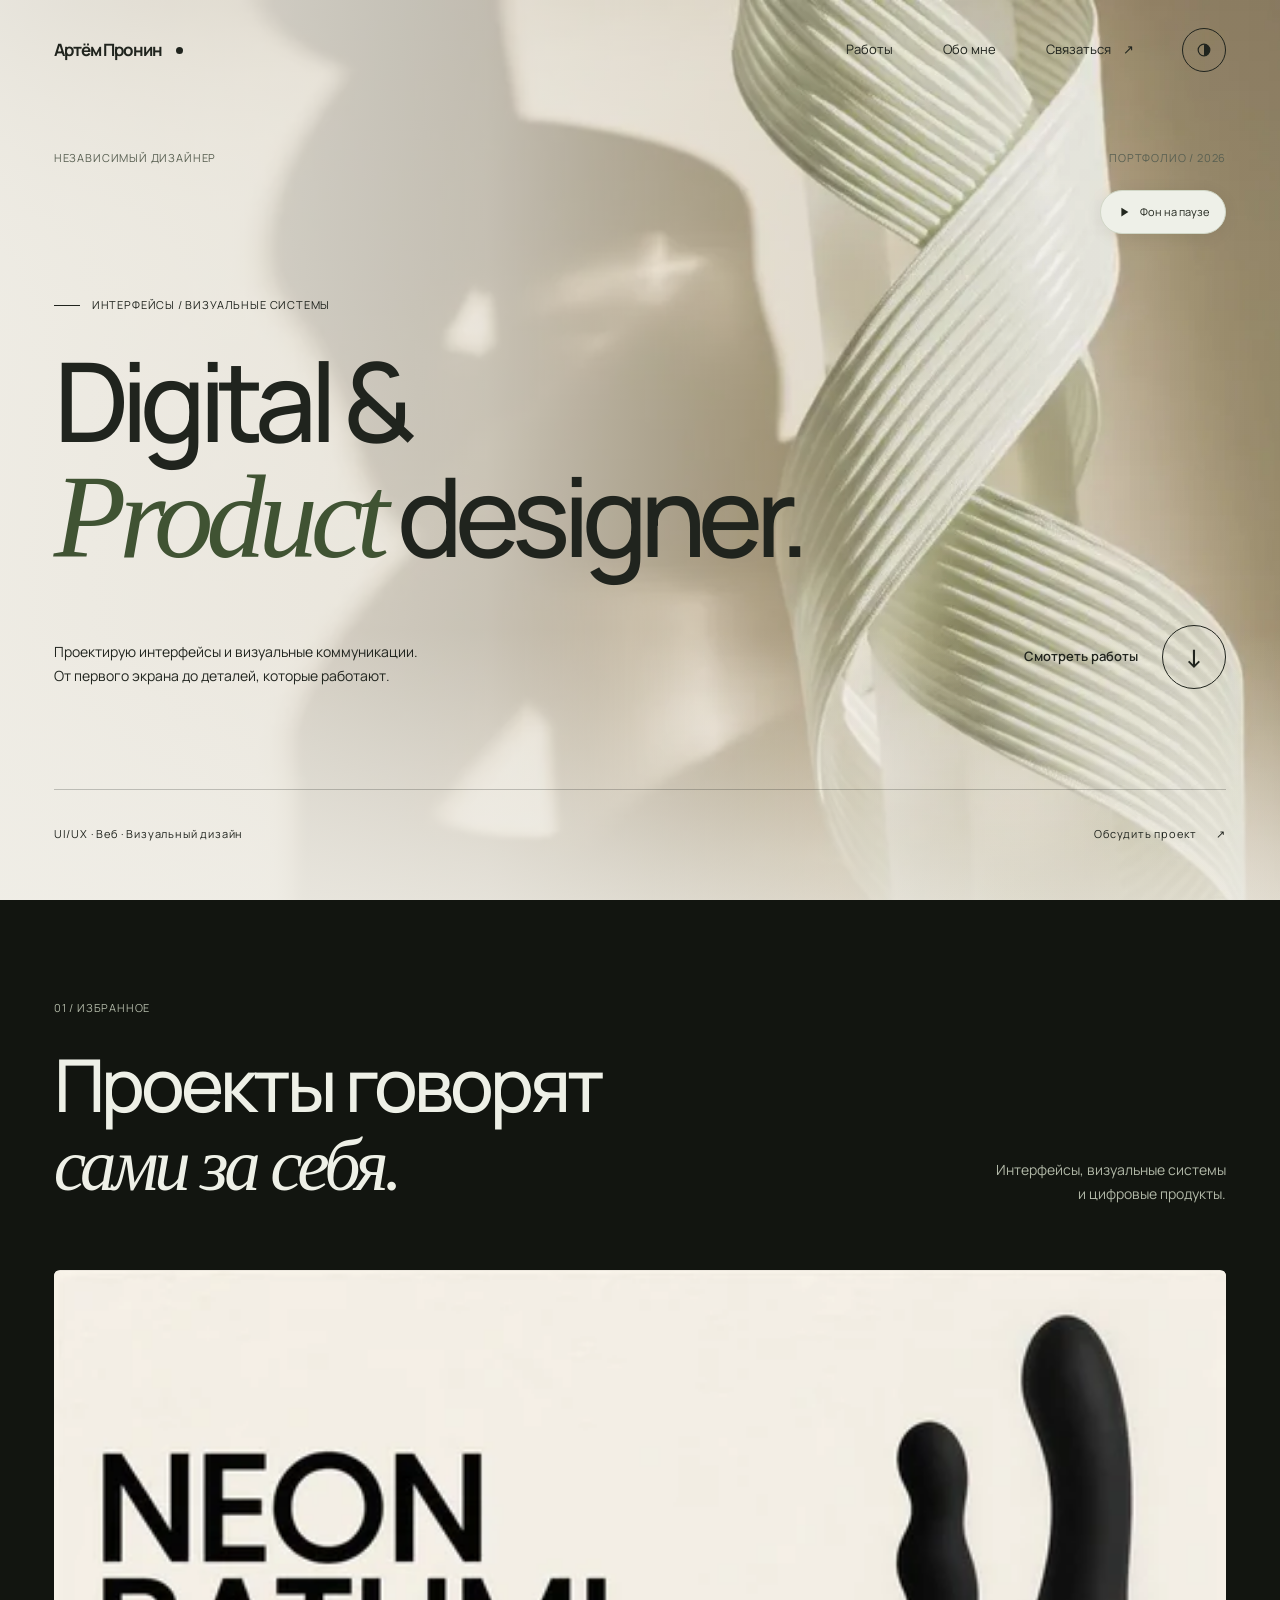
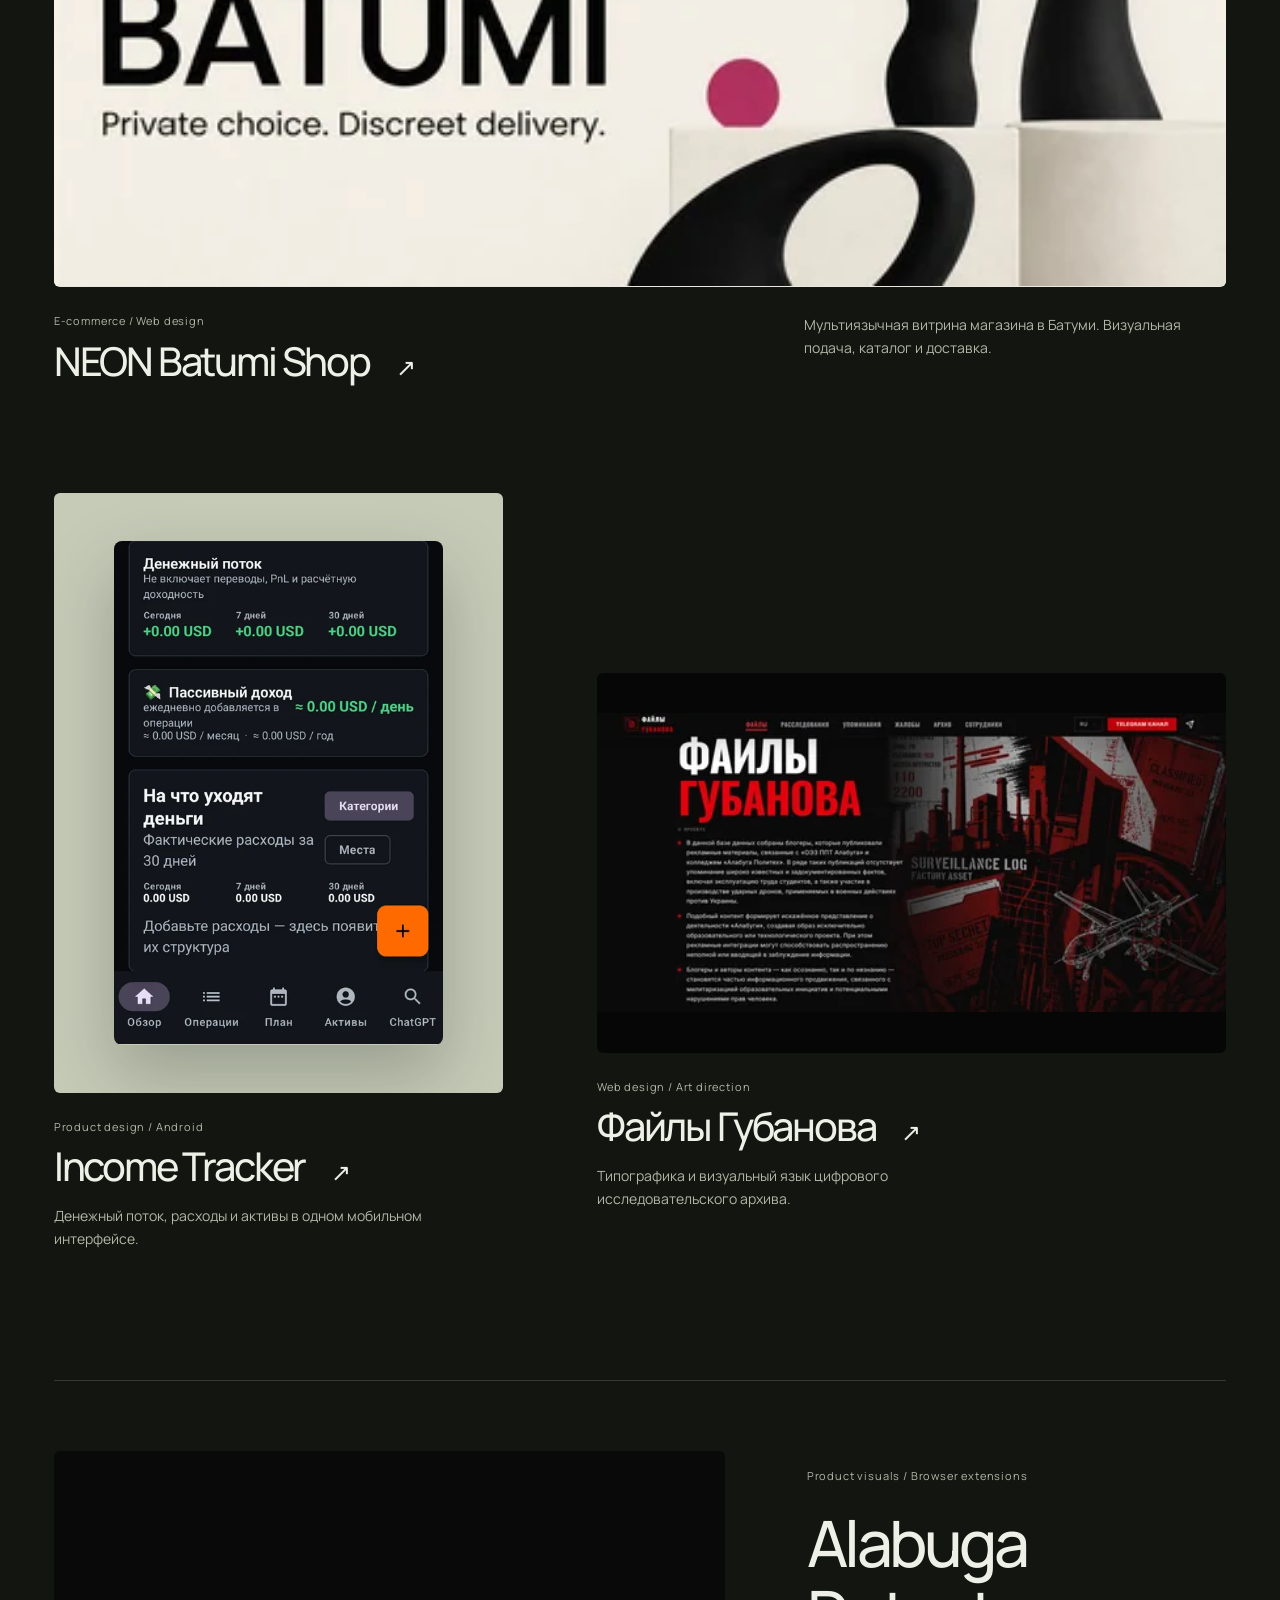
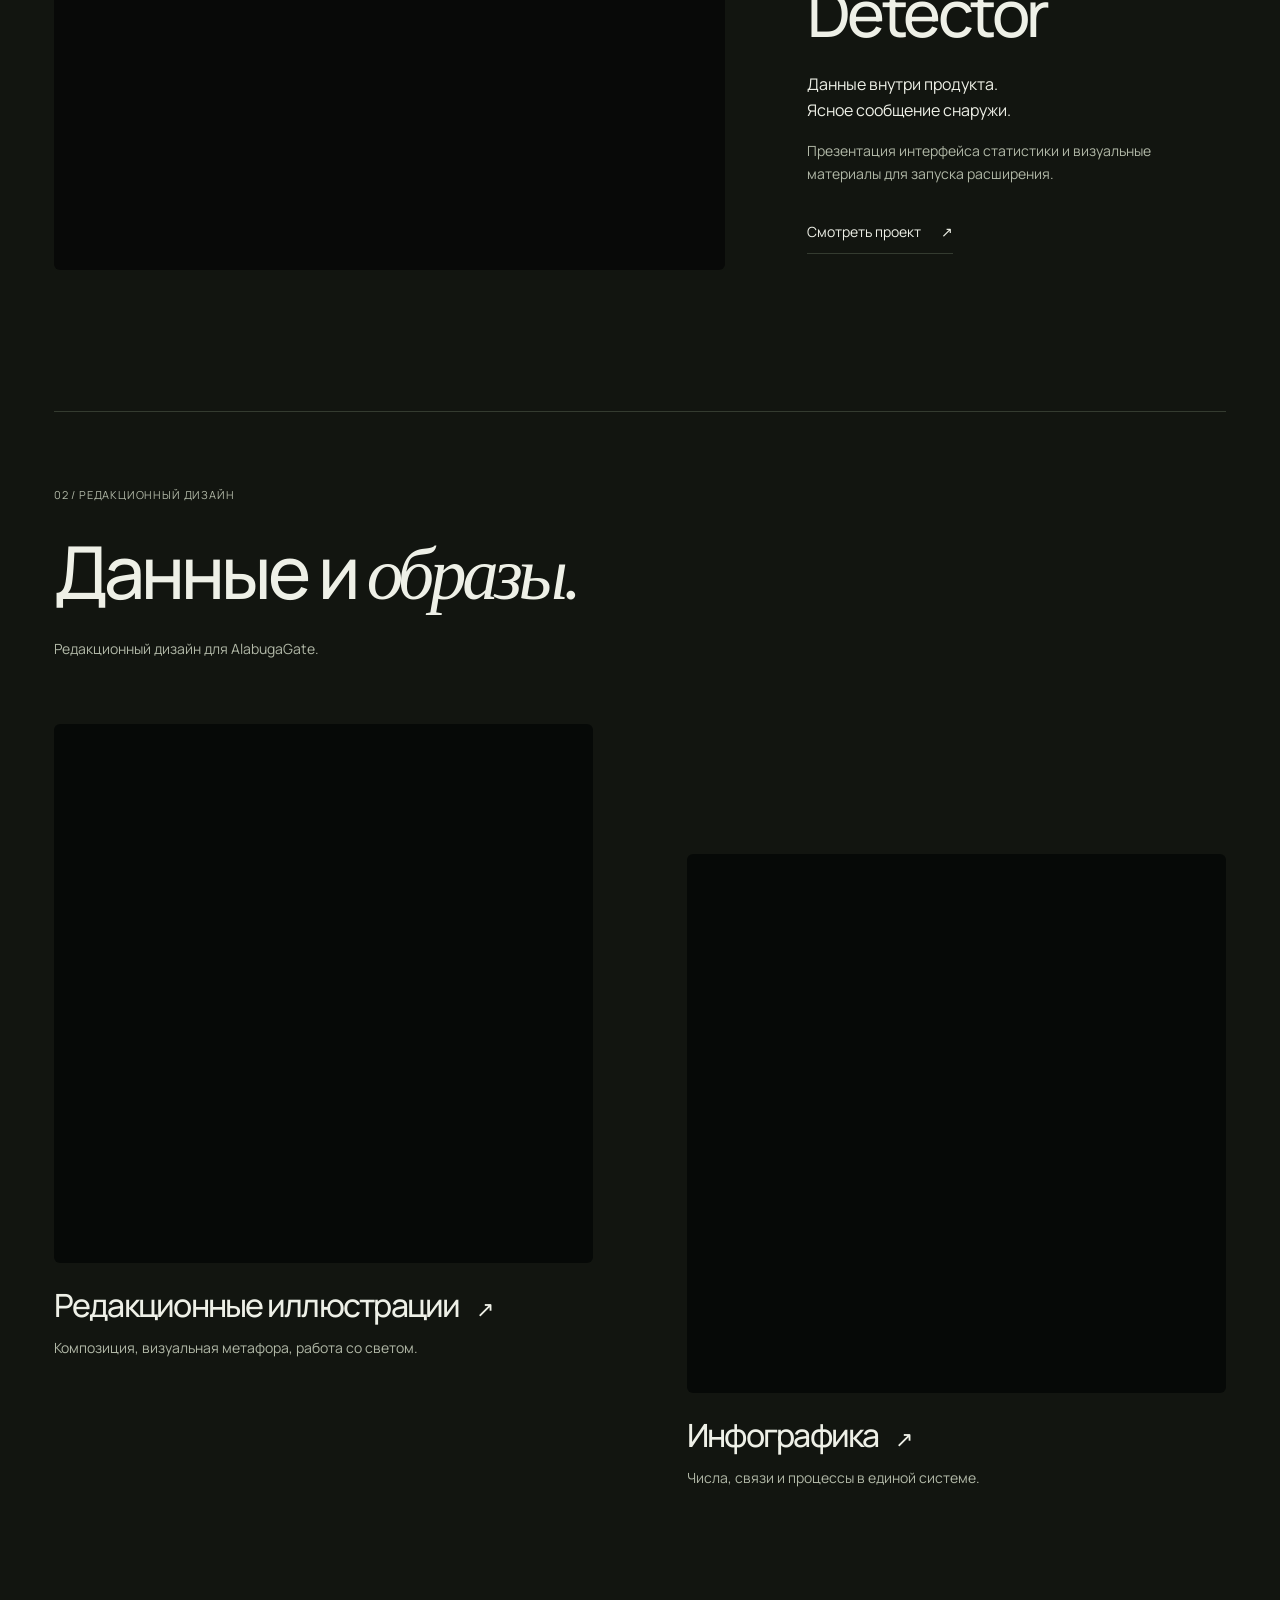
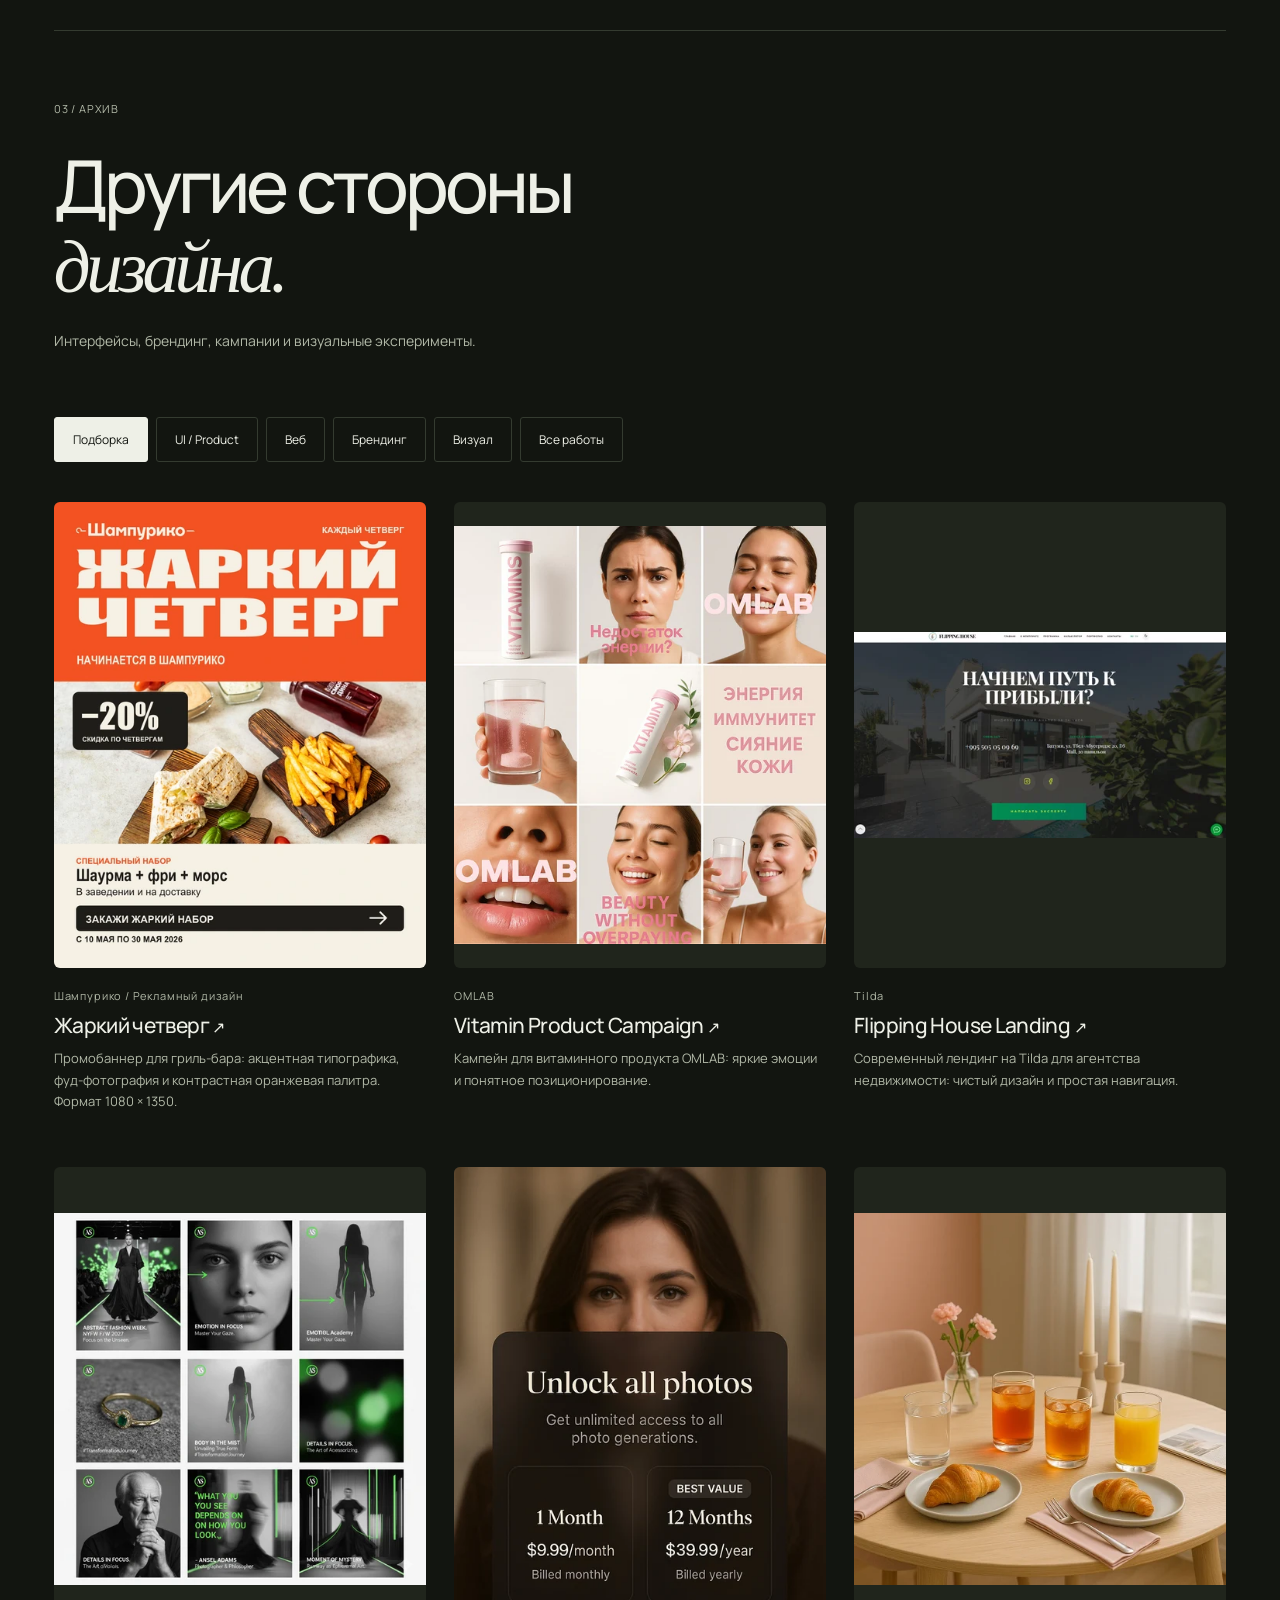
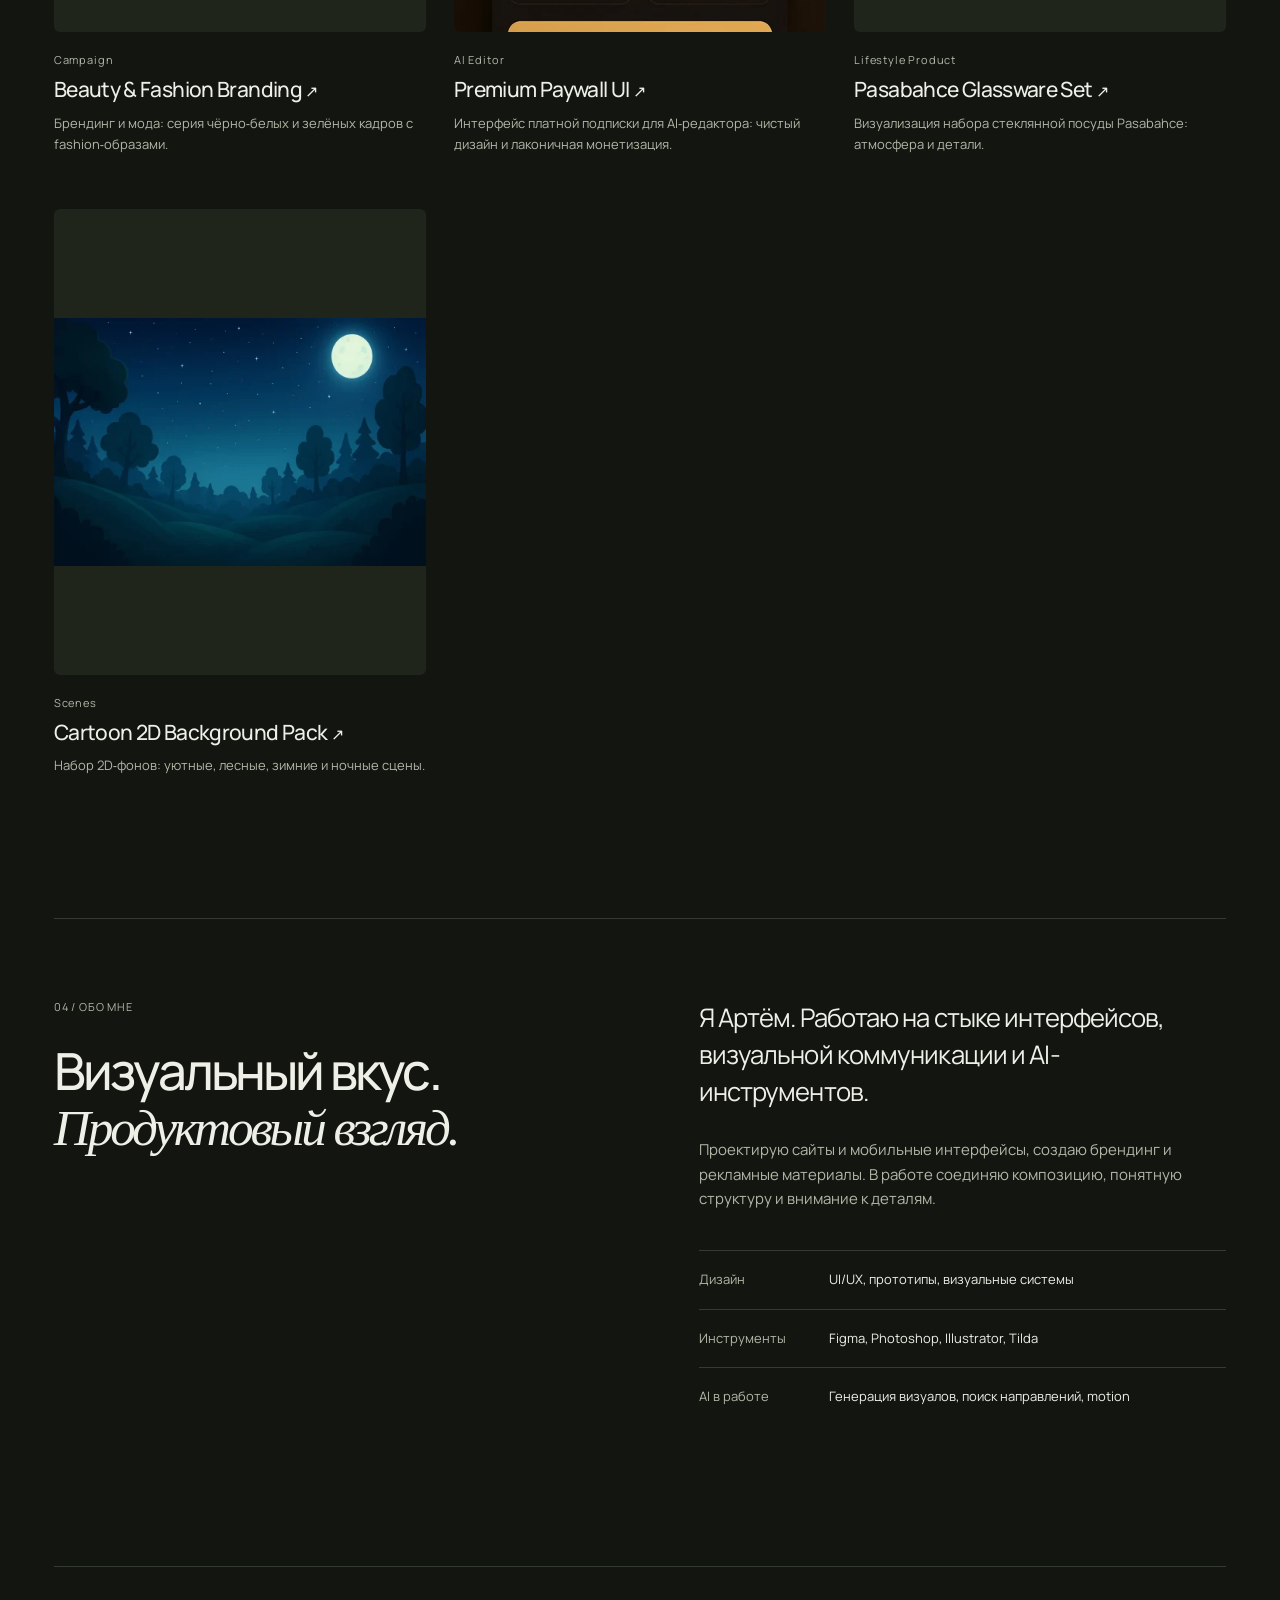
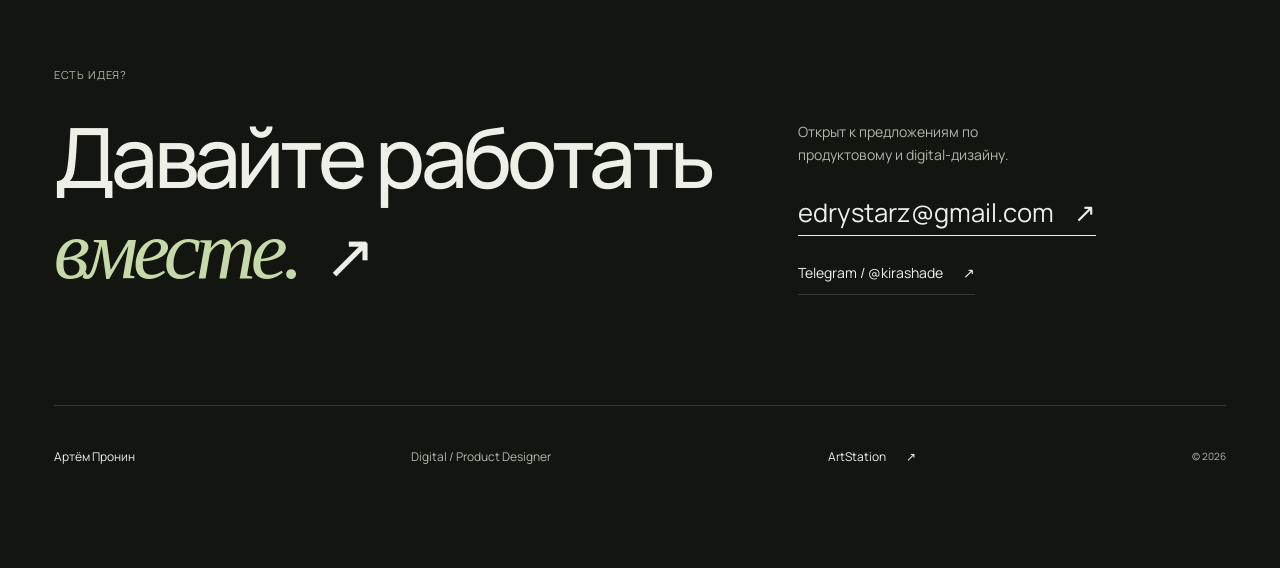
<file: design/index.html>
<!doctype html>
<html lang="ru">
  <head>
    <meta charset="utf-8" />
    <meta name="viewport" content="width=device-width, initial-scale=1" />
    <meta name="color-scheme" content="light dark" />
    <title>Артём Пронин | Digital &amp; Product Designer</title>
    <meta
      name="description"
      content="Портфолио Артёма Пронина: продуктовые интерфейсы, веб-дизайн, брендинг и визуальные коммуникации."
    />
    <meta
      property="og:title"
      content="Артём Пронин | Digital &amp; Product Designer"
    />
    <meta
      property="og:description"
      content="Портфолио Артёма Пронина: продуктовые интерфейсы, веб-дизайн, брендинг и визуальные коммуникации."
    />
    <meta property="og:type" content="website" />
    <meta
      property="og:image"
      content="https://edrystarz.github.io/artem-pronin-portfolio-public/design/assets/images/1NQ2Oq-960.webp"
    />
    <link rel="icon" href="assets/favicon.svg" type="image/svg+xml" />
    <link
      rel="preload"
      href="assets/fonts/manrope-latin.woff2"
      as="font"
      type="font/woff2"
      crossorigin
    />
    <link
      rel="preload"
      href="assets/fonts/manrope-cyrillic.woff2"
      as="font"
      type="font/woff2"
      crossorigin
    />
    <link rel="stylesheet" href="assets/fonts/manrope.css" />
    <script src="assets/theme.js"></script>
    <link rel="stylesheet" href="assets/site.css" />
    <script src="assets/site.js" defer></script>
    <link rel="stylesheet" href="assets/motion.css" />
    <script src="assets/motion.js" defer></script>
  </head>
  <body class="home">
    <a href="#main" class="skip-link">К содержанию</a>
    <header class="site-header wrap">
      <a class="wordmark" href="index.html" aria-label="Артём Пронин, главная"
        >Артём Пронин<span class="wordmark-rule" aria-hidden="true"></span
      ></a>
      <nav id="site-nav" aria-label="Основная навигация">
        <a href="#work">Работы</a><a href="#about">Обо мне</a
        ><a href="#contact"
          >Связаться <span class="arrow" aria-hidden="true">↗</span></a
        >
      </nav>
      <div class="header-controls">
        <button
          class="theme-toggle"
          type="button"
          aria-label="Тёмная тема"
          aria-pressed="false"
          hidden
        >
          <svg viewBox="0 0 24 24" aria-hidden="true">
            <circle
              cx="12"
              cy="12"
              r="7"
              fill="none"
              stroke="currentColor"
              stroke-width="1.4"
            />
            <path d="M12 5a7 7 0 0 1 0 14Z" fill="currentColor" />
          </svg></button
        ><button
          class="menu-toggle"
          type="button"
          aria-label="Открыть меню"
          aria-expanded="false"
          aria-controls="site-nav"
          hidden
        >
          <span></span><span></span>
        </button>
      </div>
    </header>
    <main id="main" class="wrap">
      <section class="hero" aria-labelledby="hero-title">
        <div class="ambient" aria-hidden="true"></div>
        <div class="hero-topline">
          <span>Независимый дизайнер</span><span>Портфолио / 2026</span>
        </div>
        <div class="hero-copy">
          <div class="hero-eyebrow">Интерфейсы / Визуальные системы</div>
          <h1 id="hero-title">
            <span class="title-line">Digital &amp;</span
            ><span class="title-line"><em>Product</em> designer.</span>
          </h1>
          <div class="hero-bottom">
            <p>
              Проектирую интерфейсы и визуальные коммуникации.<br />
              От первого экрана до деталей, которые работают.
            </p>
            <a class="hero-scroll" href="#work"
              ><span>Смотреть работы</span
              ><span class="round-arrow" aria-hidden="true">↓</span></a
            >
          </div>
        </div>
        <div class="hero-foot">
          <span>UI/UX · Веб · Визуальный дизайн</span
          ><a href="#contact"
            >Обсудить проект <span aria-hidden="true">↗</span></a
          >
        </div>
      </section>
      <section id="work" class="selected section" aria-labelledby="work-title">
        <div class="section-heading">
          <div>
            <p class="section-index">01 / Избранное</p>
            <h2 id="work-title">Проекты говорят<br /><em>сами за себя.</em></h2>
          </div>
          <p class="section-note">
            Интерфейсы, визуальные системы<br />и цифровые продукты.
          </p>
        </div>
        <article class="project project-neon reveal">
          <a class="project-image neon-image" href="neon.html"
            ><img
              src="assets/images/neon-1200.webp"
              srcset="
                assets/images/neon-480.webp   480w,
                assets/images/neon-960.webp   960w,
                assets/images/neon-1200.webp 1200w
              "
              sizes="(max-width: 767px) calc(100vw - 40px), 90vw"
              width="1200"
              height="630"
              alt="NEON Batumi Shop: визуальная концепция магазина"
              loading="eager"
              decoding="async"
              fetchpriority="high"
          /></a>
          <div class="project-meta">
            <div>
              <p class="discipline">E-commerce / Web design</p>
              <h3>
                <a href="neon.html"
                  >NEON Batumi Shop
                  <span class="arrow" aria-hidden="true">↗</span></a
                >
              </h3>
            </div>
            <p>
              Мультиязычная витрина магазина в Батуми. Визуальная подача,
              каталог и доставка.
            </p>
          </div>
        </article>
        <div class="selected-pair">
          <article class="project project-income reveal">
            <a class="project-image income-image" href="income-tracker.html"
              ><img
                src="assets/images/income-720.webp"
                srcset="
                  assets/images/income-480.webp 480w,
                  assets/images/income-720.webp 720w
                "
                sizes="auto, (max-width: 767px) 60vw, 30vw"
                width="720"
                height="1103"
                alt="Income Tracker: экран личных финансов"
                loading="lazy"
                decoding="async"
            /></a>
            <div class="project-meta">
              <div>
                <p class="discipline">Product design / Android</p>
                <h3>
                  <a href="income-tracker.html"
                    >Income Tracker
                    <span class="arrow" aria-hidden="true">↗</span></a
                  >
                </h3>
              </div>
              <p>
                Денежный поток, расходы и активы в одном мобильном интерфейсе.
              </p>
            </div>
          </article>
          <article class="project project-gubanov reveal">
            <a class="project-image gubanov-image" href="gubanov-files.html"
              ><img
                src="assets/images/gubanov-site-1833.webp"
                srcset="
                  assets/images/gubanov-site-480.webp   480w,
                  assets/images/gubanov-site-960.webp   960w,
                  assets/images/gubanov-site-1833.webp 1833w
                "
                sizes="auto, (max-width: 767px) 90vw, 65vw"
                width="1833"
                height="873"
                alt="Файлы Губанова: первый экран исследовательского сайта"
                loading="lazy"
                decoding="async"
            /></a>
            <div class="project-meta">
              <div>
                <p class="discipline">Web design / Art direction</p>
                <h3>
                  <a href="gubanov-files.html"
                    >Файлы Губанова
                    <span class="arrow" aria-hidden="true">↗</span></a
                  >
                </h3>
              </div>
              <p>
                Типографика и визуальный язык цифрового исследовательского
                архива.
              </p>
            </div>
          </article>
        </div>
        <article class="project project-detector reveal">
          <a class="project-image detector-image" href="browser-extensions.html"
            ><img
              src="assets/images/detector-promo-1280.webp"
              srcset="
                assets/images/detector-promo-480.webp   480w,
                assets/images/detector-promo-960.webp   960w,
                assets/images/detector-promo-1280.webp 1280w
              "
              sizes="auto, (max-width: 767px) 90vw, 65vw"
              width="1280"
              height="800"
              alt="Alabuga Detector: продуктовая презентация расширения"
              loading="lazy"
              decoding="async"
          /></a>
          <div class="detector-copy">
            <p class="discipline">Product visuals / Browser extensions</p>
            <h3>
              Alabuga<br />
              Detector
            </h3>
            <p>Данные внутри продукта.<br />Ясное сообщение снаружи.</p>
            <p class="muted">
              Презентация интерфейса статистики и визуальные материалы для
              запуска расширения.
            </p>
            <a class="text-link" href="browser-extensions.html"
              >Смотреть проект
              <span class="arrow" aria-hidden="true">↗</span></a
            >
          </div>
        </article>
      </section>
      <section
        class="editorial section"
        id="editorial-work"
        aria-labelledby="editorial-title"
      >
        <div class="section-heading">
          <p class="section-index">02 / Редакционный дизайн</p>
          <h2 id="editorial-title">Данные и <em>образы.</em></h2>
          <p>Редакционный дизайн для AlabugaGate.</p>
        </div>
        <div class="editorial-pair">
          <article class="editorial-piece reveal">
            <a class="editorial-visual" href="editorial-illustrations.html"
              ><img
                src="assets/images/editorial-worker-1254.webp"
                srcset="
                  assets/images/editorial-worker-480.webp   480w,
                  assets/images/editorial-worker-960.webp   960w,
                  assets/images/editorial-worker-1254.webp 1254w
                "
                sizes="auto, (max-width: 767px) 90vw, 65vw"
                width="1254"
                height="1254"
                alt="Редакционная иллюстрация: персонаж и документ 12+"
                loading="lazy"
                decoding="async"
            /></a>
            <h3>
              <a href="editorial-illustrations.html"
                >Редакционные иллюстрации
                <span class="arrow" aria-hidden="true">↗</span></a
              >
            </h3>
            <p>Композиция, визуальная метафора, работа со светом.</p>
          </article>
          <article class="editorial-piece editorial-data reveal">
            <a class="editorial-visual" href="alabugagate-infographics.html"
              ><img
                src="assets/images/youtube-statistics-1254.webp"
                srcset="
                  assets/images/youtube-statistics-480.webp   480w,
                  assets/images/youtube-statistics-960.webp   960w,
                  assets/images/youtube-statistics-1254.webp 1254w
                "
                sizes="auto, (max-width: 767px) 90vw, 65vw"
                width="1254"
                height="1254"
                alt="AlabugaGate: статистическая инфографика YouTube"
                loading="lazy"
                decoding="async"
            /></a>
            <h3>
              <a href="alabugagate-infographics.html"
                >Инфографика <span class="arrow" aria-hidden="true">↗</span></a
              >
            </h3>
            <p>Числа, связи и процессы в единой системе.</p>
          </article>
        </div>
      </section>
      <section
        class="archive section"
        id="archive"
        aria-labelledby="archive-title"
      >
        <div class="section-heading">
          <p class="section-index">03 / Архив</p>
          <h2 id="archive-title">Другие стороны<br /><em>дизайна.</em></h2>
          <p>Интерфейсы, брендинг, кампании и визуальные эксперименты.</p>
        </div>
        <div class="filters" role="group" aria-label="Фильтр работ" hidden>
          <button type="button" data-filter="selected" aria-pressed="true">
            Подборка</button
          ><button type="button" data-filter="ui" aria-pressed="false">
            UI / Product</button
          ><button type="button" data-filter="web" aria-pressed="false">
            Веб</button
          ><button type="button" data-filter="brand" aria-pressed="false">
            Брендинг</button
          ><button type="button" data-filter="visual" aria-pressed="false">
            Визуал</button
          ><button type="button" data-filter="all" aria-pressed="false">
            Все работы
          </button>
        </div>
        <p class="sr-only" id="filter-status" aria-live="polite"></p>
        <div class="archive-grid">
          <article
            class="archive-item"
            id="shampuriko"
            data-group="visual"
            data-selected="true"
          >
            <a
              class="archive-image archive-image--portrait"
              href="assets/images/shampuriko-thursday-1080.webp"
              target="_blank"
              rel="noopener noreferrer"
            >
              <img
                src="assets/images/shampuriko-thursday-960.webp"
                srcset="
                  assets/images/shampuriko-thursday-480.webp   480w,
                  assets/images/shampuriko-thursday-960.webp   960w,
                  assets/images/shampuriko-thursday-1080.webp 1080w
                "
                sizes="auto, (max-width: 767px) 90vw, 30vw"
                width="1080"
                height="1350"
                alt="Шампурико — Жаркий четверг: оранжевый рекламный баннер с крупной типографикой и фотографией шаурмы, фри и морса"
                loading="lazy"
                decoding="async"
              />
            </a>
            <div class="archive-caption">
              <p class="discipline">Шампурико / Рекламный дизайн</p>
              <h3>
                <a
                  class="project-link"
                  href="assets/images/shampuriko-thursday-1080.webp"
                  target="_blank"
                  rel="noopener noreferrer"
                  >Жаркий четверг
                  <span class="arrow" aria-hidden="true">↗</span></a
                >
              </h3>
              <p>
                Промобаннер для гриль-бара: акцентная типографика,
                фуд-фотография и контрастная оранжевая палитра. Формат 1080 ×
                1350.
              </p>
            </div>
          </article>
          <article class="archive-item" data-group="brand" data-selected="true">
            <a
              class="archive-image"
              href="https://www.artstation.com/artwork/1NQ2Oq"
              target="_blank"
              rel="noopener noreferrer"
              ><img
                src="assets/images/1NQ2Oq-960.webp"
                srcset="
                  assets/images/1NQ2Oq-480.webp 480w,
                  assets/images/1NQ2Oq-960.webp 960w
                "
                sizes="auto, (max-width: 767px) 90vw, 45vw"
                width="1024"
                height="1152"
                alt="Vitamin Product Campaign"
                loading="lazy"
                decoding="async"
            /></a>
            <div class="archive-caption">
              <p class="discipline">OMLAB</p>
              <h3>
                <a
                  class="project-link"
                  href="https://www.artstation.com/artwork/1NQ2Oq"
                  target="_blank"
                  rel="noopener noreferrer"
                  >Vitamin Product Campaign
                  <span class="arrow" aria-hidden="true">↗</span></a
                >
              </h3>
              <p>
                Кампейн для витаминного продукта OMLAB: яркие эмоции и понятное
                позиционирование.
              </p>
            </div>
          </article>
          <article class="archive-item" data-group="web" data-selected="true">
            <a
              class="archive-image"
              href="https://www.artstation.com/artwork/L4K0vR"
              target="_blank"
              rel="noopener noreferrer"
              ><img
                src="assets/images/L4K0vR-960.webp"
                srcset="
                  assets/images/L4K0vR-480.webp 480w,
                  assets/images/L4K0vR-960.webp 960w
                "
                sizes="auto, (max-width: 767px) 90vw, 45vw"
                width="1578"
                height="872"
                alt="Flipping House Landing"
                loading="lazy"
                decoding="async"
            /></a>
            <div class="archive-caption">
              <p class="discipline">Tilda</p>
              <h3>
                <a
                  class="project-link"
                  href="https://www.artstation.com/artwork/L4K0vR"
                  target="_blank"
                  rel="noopener noreferrer"
                  >Flipping House Landing
                  <span class="arrow" aria-hidden="true">↗</span></a
                >
              </h3>
              <p>
                Современный лендинг на Tilda для агентства недвижимости: чистый
                дизайн и простая навигация.
              </p>
            </div>
          </article>
          <article class="archive-item" data-group="brand" data-selected="true">
            <a
              class="archive-image"
              href="https://www.artstation.com/artwork/nJX3Xr"
              target="_blank"
              rel="noopener noreferrer"
              ><img
                src="assets/images/nJX3Xr-960.webp"
                srcset="
                  assets/images/nJX3Xr-480.webp 480w,
                  assets/images/nJX3Xr-960.webp 960w
                "
                sizes="auto, (max-width: 767px) 90vw, 45vw"
                width="1024"
                height="1024"
                alt="Beauty &amp; Fashion Branding"
                loading="lazy"
                decoding="async"
            /></a>
            <div class="archive-caption">
              <p class="discipline">Campaign</p>
              <h3>
                <a
                  class="project-link"
                  href="https://www.artstation.com/artwork/nJX3Xr"
                  target="_blank"
                  rel="noopener noreferrer"
                  >Beauty &amp; Fashion Branding
                  <span class="arrow" aria-hidden="true">↗</span></a
                >
              </h3>
              <p>
                Брендинг и мода: серия чёрно‑белых и зелёных кадров с
                fashion‑образами.
              </p>
            </div>
          </article>
          <article class="archive-item" data-group="ui" data-selected="true">
            <a
              class="archive-image"
              href="https://www.artstation.com/artwork/eRvNV3"
              target="_blank"
              rel="noopener noreferrer"
              ><img
                src="assets/images/eRvNV3-960.webp"
                srcset="
                  assets/images/eRvNV3-480.webp 480w,
                  assets/images/eRvNV3-960.webp 960w
                "
                sizes="auto, (max-width: 767px) 90vw, 45vw"
                width="1024"
                height="1536"
                alt="Premium Paywall UI"
                loading="lazy"
                decoding="async"
            /></a>
            <div class="archive-caption">
              <p class="discipline">AI Editor</p>
              <h3>
                <a
                  class="project-link"
                  href="https://www.artstation.com/artwork/eRvNV3"
                  target="_blank"
                  rel="noopener noreferrer"
                  >Premium Paywall UI
                  <span class="arrow" aria-hidden="true">↗</span></a
                >
              </h3>
              <p>
                Интерфейс платной подписки для AI‑редактора: чистый дизайн и
                лаконичная монетизация.
              </p>
            </div>
          </article>
          <article class="archive-item" data-group="brand" data-selected="true">
            <a
              class="archive-image"
              href="https://www.artstation.com/artwork/YGdPqd"
              target="_blank"
              rel="noopener noreferrer"
              ><img
                src="assets/images/YGdPqd-960.webp"
                srcset="
                  assets/images/YGdPqd-480.webp 480w,
                  assets/images/YGdPqd-960.webp 960w
                "
                sizes="auto, (max-width: 767px) 90vw, 45vw"
                width="1024"
                height="1024"
                alt="Pasabahce Glassware Set"
                loading="lazy"
                decoding="async"
            /></a>
            <div class="archive-caption">
              <p class="discipline">Lifestyle Product</p>
              <h3>
                <a
                  class="project-link"
                  href="https://www.artstation.com/artwork/YGdPqd"
                  target="_blank"
                  rel="noopener noreferrer"
                  >Pasabahce Glassware Set
                  <span class="arrow" aria-hidden="true">↗</span></a
                >
              </h3>
              <p>
                Визуализация набора стеклянной посуды Pasabahce: атмосфера и
                детали.
              </p>
            </div>
          </article>
          <article
            class="archive-item"
            data-group="visual"
            data-selected="true"
          >
            <a
              class="archive-image"
              href="https://www.artstation.com/artwork/ZlmxLX"
              target="_blank"
              rel="noopener noreferrer"
              ><img
                src="assets/images/ZlmxLX-960.webp"
                srcset="
                  assets/images/ZlmxLX-480.webp 480w,
                  assets/images/ZlmxLX-960.webp 960w
                "
                sizes="auto, (max-width: 767px) 90vw, 45vw"
                width="1280"
                height="853"
                alt="Cartoon 2D Background Pack"
                loading="lazy"
                decoding="async"
            /></a>
            <div class="archive-caption">
              <p class="discipline">Scenes</p>
              <h3>
                <a
                  class="project-link"
                  href="https://www.artstation.com/artwork/ZlmxLX"
                  target="_blank"
                  rel="noopener noreferrer"
                  >Cartoon 2D Background Pack
                  <span class="arrow" aria-hidden="true">↗</span></a
                >
              </h3>
              <p>Набор 2D‑фонов: уютные, лесные, зимние и ночные сцены.</p>
            </div>
          </article>
          <article
            class="archive-item"
            data-group="brand"
            data-selected="false"
            hidden
          >
            <a
              class="archive-image"
              href="https://www.artstation.com/artwork/6L32on"
              target="_blank"
              rel="noopener noreferrer"
              ><img
                src="assets/images/6L32on-960.webp"
                srcset="
                  assets/images/6L32on-480.webp 480w,
                  assets/images/6L32on-960.webp 960w
                "
                sizes="auto, (max-width: 767px) 90vw, 45vw"
                width="1024"
                height="1024"
                alt="Product Cards"
                loading="lazy"
                decoding="async"
            /></a>
            <div class="archive-caption">
              <p class="discipline">Wildberries</p>
              <h3>
                <a
                  class="project-link"
                  href="https://www.artstation.com/artwork/6L32on"
                  target="_blank"
                  rel="noopener noreferrer"
                  >Product Cards
                  <span class="arrow" aria-hidden="true">↗</span></a
                >
              </h3>
              <p>
                Карточки товаров для Wildberries: продуманная структура,
                визуальная иерархия и конверсия.
              </p>
            </div>
          </article>
          <article
            class="archive-item"
            data-group="brand"
            data-selected="false"
            hidden
          >
            <a
              class="archive-image"
              href="https://www.artstation.com/artwork/8BgdRR"
              target="_blank"
              rel="noopener noreferrer"
              ><img
                src="assets/images/8BgdRR-960.webp"
                srcset="
                  assets/images/8BgdRR-480.webp 480w,
                  assets/images/8BgdRR-960.webp 960w
                "
                sizes="auto, (max-width: 767px) 90vw, 45vw"
                width="1024"
                height="1536"
                alt="Modular Orthopedic Mats"
                loading="lazy"
                decoding="async"
            /></a>
            <div class="archive-caption">
              <p class="discipline">Infographic</p>
              <h3>
                <a
                  class="project-link"
                  href="https://www.artstation.com/artwork/8BgdRR"
                  target="_blank"
                  rel="noopener noreferrer"
                  >Modular Orthopedic Mats
                  <span class="arrow" aria-hidden="true">↗</span></a
                >
              </h3>
              <p>
                Инфографика модульных ортопедических ковриков: польза для
                здоровья и развивающие игры.
              </p>
            </div>
          </article>
          <article
            class="archive-item"
            data-group="ui"
            data-selected="false"
            hidden
          >
            <a
              class="archive-image"
              href="https://www.artstation.com/artwork/OvK9bw"
              target="_blank"
              rel="noopener noreferrer"
              ><img
                src="assets/images/OvK9bw-960.webp"
                srcset="
                  assets/images/OvK9bw-480.webp 480w,
                  assets/images/OvK9bw-960.webp 960w
                "
                sizes="auto, (max-width: 767px) 90vw, 45vw"
                width="1024"
                height="1024"
                alt="Futuristic Trading Dashboard"
                loading="lazy"
                decoding="async"
            /></a>
            <div class="archive-caption">
              <p class="discipline">Crypto UI</p>
              <h3>
                <a
                  class="project-link"
                  href="https://www.artstation.com/artwork/OvK9bw"
                  target="_blank"
                  rel="noopener noreferrer"
                  >Futuristic Trading Dashboard
                  <span class="arrow" aria-hidden="true">↗</span></a
                >
              </h3>
              <p>
                Футуристичный дашборд для трейдинга криптовалют: аналитика и
                данные в реальном времени.
              </p>
            </div>
          </article>
          <article
            class="archive-item"
            data-group="ui"
            data-selected="false"
            hidden
          >
            <a
              class="archive-image"
              href="https://www.artstation.com/artwork/lGYvzJ"
              target="_blank"
              rel="noopener noreferrer"
              ><img
                src="assets/images/lGYvzJ-960.webp"
                srcset="
                  assets/images/lGYvzJ-480.webp 480w,
                  assets/images/lGYvzJ-960.webp 960w
                "
                sizes="auto, (max-width: 767px) 90vw, 45vw"
                width="1024"
                height="1536"
                alt="AI Style Switcher"
                loading="lazy"
                decoding="async"
            /></a>
            <div class="archive-caption">
              <p class="discipline">UI Concept</p>
              <h3>
                <a
                  class="project-link"
                  href="https://www.artstation.com/artwork/lGYvzJ"
                  target="_blank"
                  rel="noopener noreferrer"
                  >AI Style Switcher
                  <span class="arrow" aria-hidden="true">↗</span></a
                >
              </h3>
              <p>
                Концепт переключателя стилей: яркий неоновый интерфейс с выбором
                образов.
              </p>
            </div>
          </article>
          <article
            class="archive-item"
            data-group="ui"
            data-selected="false"
            hidden
          >
            <a
              class="archive-image"
              href="https://www.artstation.com/artwork/QKDABd"
              target="_blank"
              rel="noopener noreferrer"
              ><img
                src="assets/images/QKDABd-960.webp"
                srcset="
                  assets/images/QKDABd-480.webp 480w,
                  assets/images/QKDABd-960.webp 960w
                "
                sizes="auto, (max-width: 767px) 90vw, 45vw"
                width="1024"
                height="1024"
                alt="Mobile UI Components"
                loading="lazy"
                decoding="async"
            /></a>
            <div class="archive-caption">
              <p class="discipline">Components</p>
              <h3>
                <a
                  class="project-link"
                  href="https://www.artstation.com/artwork/QKDABd"
                  target="_blank"
                  rel="noopener noreferrer"
                  >Mobile UI Components
                  <span class="arrow" aria-hidden="true">↗</span></a
                >
              </h3>
              <p>
                Набор компонентов для мобильных приложений: кнопки, иконки и
                элементы интерфейса.
              </p>
            </div>
          </article>
          <article
            class="archive-item"
            data-group="brand"
            data-selected="false"
            hidden
          >
            <a
              class="archive-image"
              href="https://www.artstation.com/artwork/WXL3gN"
              target="_blank"
              rel="noopener noreferrer"
              ><img
                src="assets/images/WXL3gN-960.webp"
                srcset="
                  assets/images/WXL3gN-480.webp 480w,
                  assets/images/WXL3gN-960.webp 960w
                "
                sizes="auto, (max-width: 767px) 90vw, 45vw"
                width="1920"
                height="3508"
                alt="General Branding Case"
                loading="lazy"
                decoding="async"
            /></a>
            <div class="archive-caption">
              <p class="discipline">Arna Sacman</p>
              <h3>
                <a
                  class="project-link"
                  href="https://www.artstation.com/artwork/WXL3gN"
                  target="_blank"
                  rel="noopener noreferrer"
                  >General Branding Case
                  <span class="arrow" aria-hidden="true">↗</span></a
                >
              </h3>
              <p>
                Комплексный визуальный цикл: соцсети, реклама, сайт и продукт
                для Arna Sacman.
              </p>
            </div>
          </article>
          <article
            class="archive-item"
            data-group="brand"
            data-selected="false"
            hidden
          >
            <a
              class="archive-image"
              href="https://www.artstation.com/artwork/1NymdX"
              target="_blank"
              rel="noopener noreferrer"
              ><img
                src="assets/images/1NymdX-768.webp"
                srcset="
                  assets/images/1NymdX-480.webp 480w,
                  assets/images/1NymdX-768.webp 768w
                "
                sizes="auto, (max-width: 767px) 90vw, 45vw"
                width="768"
                height="1376"
                alt="Winter Advertising Campaign"
                loading="lazy"
                decoding="async"
            /></a>
            <div class="archive-caption">
              <p class="discipline">SMM / AI Visual</p>
              <h3>
                <a
                  class="project-link"
                  href="https://www.artstation.com/artwork/1NymdX"
                  target="_blank"
                  rel="noopener noreferrer"
                  >Winter Advertising Campaign
                  <span class="arrow" aria-hidden="true">↗</span></a
                >
              </h3>
              <p>
                Зимняя рекламная кампания: визуалы с новогодней атмосферой для
                Arna Sacman.
              </p>
            </div>
          </article>
          <article
            class="archive-item"
            data-group="brand"
            data-selected="false"
            hidden
          >
            <a
              class="archive-image"
              href="https://www.artstation.com/artwork/WXodZN"
              target="_blank"
              rel="noopener noreferrer"
              ><img
                src="assets/images/WXodZN-960.webp"
                srcset="
                  assets/images/WXodZN-480.webp 480w,
                  assets/images/WXodZN-960.webp 960w
                "
                sizes="auto, (max-width: 767px) 90vw, 45vw"
                width="1080"
                height="1077"
                alt="Beauty Education &amp; Social Media"
                loading="lazy"
                decoding="async"
            /></a>
            <div class="archive-caption">
              <p class="discipline">Arna Sacman</p>
              <h3>
                <a
                  class="project-link"
                  href="https://www.artstation.com/artwork/WXodZN"
                  target="_blank"
                  rel="noopener noreferrer"
                  >Beauty Education &amp; Social Media
                  <span class="arrow" aria-hidden="true">↗</span></a
                >
              </h3>
              <p>
                Контент‑система для Arna Sacman: карусели, уроки и советы по
                уходу и стилю.
              </p>
            </div>
          </article>
          <article
            class="archive-item"
            data-group="visual"
            data-selected="false"
            hidden
          >
            <a
              class="archive-image"
              href="https://www.artstation.com/artwork/98b4mo"
              target="_blank"
              rel="noopener noreferrer"
              ><img
                src="assets/images/98b4mo-960.webp"
                srcset="
                  assets/images/98b4mo-480.webp 480w,
                  assets/images/98b4mo-960.webp 960w
                "
                sizes="auto, (max-width: 767px) 90vw, 45vw"
                width="1536"
                height="1024"
                alt="Gambling Creative Pack"
                loading="lazy"
                decoding="async"
            /></a>
            <div class="archive-caption">
              <p class="discipline">Slots &amp; Casino</p>
              <h3>
                <a
                  class="project-link"
                  href="https://www.artstation.com/artwork/98b4mo"
                  target="_blank"
                  rel="noopener noreferrer"
                  >Gambling Creative Pack
                  <span class="arrow" aria-hidden="true">↗</span></a
                >
              </h3>
              <p>
                Набор креативов для азартных игр: слоты, рулетка и
                промо‑элементы.
              </p>
            </div>
          </article>
          <article
            class="archive-item"
            data-group="visual"
            data-selected="false"
            hidden
          >
            <a
              class="archive-image"
              href="https://www.artstation.com/artwork/qJna3y"
              target="_blank"
              rel="noopener noreferrer"
              ><img
                src="assets/images/qJna3y-960.webp"
                srcset="
                  assets/images/qJna3y-480.webp 480w,
                  assets/images/qJna3y-960.webp 960w
                "
                sizes="auto, (max-width: 767px) 90vw, 45vw"
                width="1536"
                height="1024"
                alt="A/B Testing Visuals"
                loading="lazy"
                decoding="async"
            /></a>
            <div class="archive-caption">
              <p class="discipline">Variants</p>
              <h3>
                <a
                  class="project-link"
                  href="https://www.artstation.com/artwork/qJna3y"
                  target="_blank"
                  rel="noopener noreferrer"
                  >A/B Testing Visuals
                  <span class="arrow" aria-hidden="true">↗</span></a
                >
              </h3>
              <p>
                Визуальные варианты для A/B‑тестирования: позы, палитры и
                композиции.
              </p>
            </div>
          </article>
          <article
            class="archive-item"
            data-group="visual"
            data-selected="false"
            hidden
          >
            <a
              class="archive-image"
              href="https://www.artstation.com/artwork/AZN1qq"
              target="_blank"
              rel="noopener noreferrer"
              ><img
                src="assets/images/AZN1qq-960.webp"
                srcset="
                  assets/images/AZN1qq-480.webp 480w,
                  assets/images/AZN1qq-960.webp 960w
                "
                sizes="auto, (max-width: 767px) 90vw, 45vw"
                width="1536"
                height="1024"
                alt="FIXINOL Ad Banners"
                loading="lazy"
                decoding="async"
            /></a>
            <div class="archive-caption">
              <p class="discipline">ES Market</p>
              <h3>
                <a
                  class="project-link"
                  href="https://www.artstation.com/artwork/AZN1qq"
                  target="_blank"
                  rel="noopener noreferrer"
                  >FIXINOL Ad Banners
                  <span class="arrow" aria-hidden="true">↗</span></a
                >
              </h3>
              <p>
                Баннеры для препарата FIXINOL: performance‑ориентированные
                креативы для испанского рынка.
              </p>
            </div>
          </article>
          <article
            class="archive-item"
            data-group="visual"
            data-selected="false"
            hidden
          >
            <a
              class="archive-image"
              href="https://www.artstation.com/artwork/98VYPQ"
              target="_blank"
              rel="noopener noreferrer"
              ><img
                src="assets/images/98VYPQ-960.webp"
                srcset="
                  assets/images/98VYPQ-480.webp 480w,
                  assets/images/98VYPQ-960.webp 960w
                "
                sizes="auto, (max-width: 767px) 90vw, 45vw"
                width="1024"
                height="1024"
                alt="Hypercasual Characters"
                loading="lazy"
                decoding="async"
            /></a>
            <div class="archive-caption">
              <p class="discipline">Game</p>
              <h3>
                <a
                  class="project-link"
                  href="https://www.artstation.com/artwork/98VYPQ"
                  target="_blank"
                  rel="noopener noreferrer"
                  >Hypercasual Characters
                  <span class="arrow" aria-hidden="true">↗</span></a
                >
              </h3>
              <p>
                Гиперказуальные персонажи: яркие 3D‑модели для мобильных игр.
              </p>
            </div>
          </article>
          <article
            class="archive-item"
            data-group="visual"
            data-selected="false"
            hidden
          >
            <a
              class="archive-image"
              href="https://www.artstation.com/artwork/lGdkVO"
              target="_blank"
              rel="noopener noreferrer"
              ><img
                src="assets/images/lGdkVO-960.webp"
                srcset="
                  assets/images/lGdkVO-480.webp 480w,
                  assets/images/lGdkVO-960.webp 960w
                "
                sizes="auto, (max-width: 767px) 90vw, 45vw"
                width="1536"
                height="1024"
                alt="Arabian Festival Character"
                loading="lazy"
                decoding="async"
            /></a>
            <div class="archive-caption">
              <p class="discipline">Pixar Style</p>
              <h3>
                <a
                  class="project-link"
                  href="https://www.artstation.com/artwork/lGdkVO"
                  target="_blank"
                  rel="noopener noreferrer"
                  >Arabian Festival Character
                  <span class="arrow" aria-hidden="true">↗</span></a
                >
              </h3>
              <p>
                Арабский фестиваль: персонаж в стиле Pixar на фоне праздничной
                площади.
              </p>
            </div>
          </article>
          <article
            class="archive-item"
            data-group="visual"
            data-selected="false"
            hidden
          >
            <a
              class="archive-image"
              href="https://www.artstation.com/artwork/rlk5qE"
              target="_blank"
              rel="noopener noreferrer"
              ><img
                src="assets/images/rlk5qE-960.webp"
                srcset="
                  assets/images/rlk5qE-480.webp 480w,
                  assets/images/rlk5qE-960.webp 960w
                "
                sizes="auto, (max-width: 767px) 90vw, 45vw"
                width="1920"
                height="3414"
                alt="AI Videos for Model Agency"
                loading="lazy"
                decoding="async"
            /></a>
            <div class="archive-caption">
              <p class="discipline">Motion</p>
              <h3>
                <a
                  class="project-link"
                  href="https://www.artstation.com/artwork/rlk5qE"
                  target="_blank"
                  rel="noopener noreferrer"
                  >AI Videos for Model Agency
                  <span class="arrow" aria-hidden="true">↗</span></a
                >
              </h3>
              <p>
                AI‑видео для модельного агентства: динамичные клипы с
                AI‑генерацией.
              </p>
            </div>
          </article>
          <article
            class="archive-item"
            data-group="visual"
            data-selected="false"
            hidden
          >
            <a
              class="archive-image"
              href="https://www.artstation.com/artwork/AZLxkq"
              target="_blank"
              rel="noopener noreferrer"
              ><img
                src="assets/images/AZLxkq-960.webp"
                srcset="
                  assets/images/AZLxkq-480.webp 480w,
                  assets/images/AZLxkq-960.webp 960w
                "
                sizes="auto, (max-width: 767px) 90vw, 45vw"
                width="1024"
                height="1024"
                alt="Luxury Bedroom Visualization"
                loading="lazy"
                decoding="async"
            /></a>
            <div class="archive-caption">
              <p class="discipline">Interior</p>
              <h3>
                <a
                  class="project-link"
                  href="https://www.artstation.com/artwork/AZLxkq"
                  target="_blank"
                  rel="noopener noreferrer"
                  >Luxury Bedroom Visualization
                  <span class="arrow" aria-hidden="true">↗</span></a
                >
              </h3>
              <p>Визуализация роскошной спальни: спокойные тона и фактуры.</p>
            </div>
          </article>
          <article
            class="archive-item"
            data-group="visual"
            data-selected="false"
            hidden
          >
            <a
              class="archive-image"
              href="https://www.artstation.com/artwork/y4PYQx"
              target="_blank"
              rel="noopener noreferrer"
              ><img
                src="assets/images/y4PYQx-960.webp"
                srcset="
                  assets/images/y4PYQx-480.webp 480w,
                  assets/images/y4PYQx-960.webp 960w
                "
                sizes="auto, (max-width: 767px) 90vw, 45vw"
                width="1024"
                height="1024"
                alt="Modern Minimalist Living Room"
                loading="lazy"
                decoding="async"
            /></a>
            <div class="archive-caption">
              <p class="discipline">Interior</p>
              <h3>
                <a
                  class="project-link"
                  href="https://www.artstation.com/artwork/y4PYQx"
                  target="_blank"
                  rel="noopener noreferrer"
                  >Modern Minimalist Living Room
                  <span class="arrow" aria-hidden="true">↗</span></a
                >
              </h3>
              <p>
                Современная минималистичная гостиная: модульный диван и
                панорамные окна.
              </p>
            </div>
          </article>
        </div>
        <noscript
          ><style>
            .archive-item[hidden] {
              display: block !important;
            }
          </style></noscript
        >
      </section>
      <section id="about" class="about section" aria-labelledby="about-title">
        <div>
          <p class="section-index">04 / Обо мне</p>
          <h2 id="about-title">
            Визуальный вкус.<br /><em>Продуктовый взгляд.</em>
          </h2>
        </div>
        <div class="about-copy">
          <p class="about-lead">
            Я Артём. Работаю на стыке интерфейсов, визуальной коммуникации и
            AI-инструментов.
          </p>
          <p>
            Проектирую сайты и мобильные интерфейсы, создаю брендинг и рекламные
            материалы. В работе соединяю композицию, понятную структуру и
            внимание к деталям.
          </p>
          <dl class="capabilities">
            <div>
              <dt>Дизайн</dt>
              <dd>UI/UX, прототипы, визуальные системы</dd>
            </div>
            <div>
              <dt>Инструменты</dt>
              <dd>Figma, Photoshop, Illustrator, Tilda</dd>
            </div>
            <div>
              <dt>AI в работе</dt>
              <dd>Генерация визуалов, поиск направлений, motion</dd>
            </div>
          </dl>
        </div>
      </section>
      <section
        class="contact section"
        id="contact"
        aria-labelledby="contact-title"
      >
        <div>
          <p class="section-index">Есть идея?</p>
          <h2 id="contact-title">
            Давайте работать<br /><em>вместе.</em
            ><span class="contact-arrow" aria-hidden="true">↗</span>
          </h2>
        </div>
        <div class="contact-side">
          <p>Открыт к предложениям по<br />продуктовому и digital-дизайну.</p>
          <div class="contact-links">
            <a class="contact-mail" href="mailto:edrystarz@gmail.com"
              >edrystarz@gmail.com
              <span class="arrow" aria-hidden="true">↗</span></a
            ><a
              class="text-link"
              href="https://t.me/kirashade"
              target="_blank"
              rel="noopener noreferrer"
              >Telegram / @kirashade
              <span class="arrow" aria-hidden="true">↗</span></a
            >
          </div>
        </div>
      </section>
    </main>
    <footer class="site-footer wrap">
      <a href="index.html">Артём Пронин</a
      ><span>Digital / Product Designer</span
      ><a
        class="text-link"
        href="https://www.artstation.com/kirashade"
        target="_blank"
        rel="noopener noreferrer"
        >ArtStation <span class="arrow" aria-hidden="true">↗</span></a
      ><small>© 2026</small>
    </footer>
    <button
      class="motion-toggle"
      type="button"
      aria-label="Анимация фона"
      aria-pressed="true"
      hidden
    >
      <svg viewBox="0 0 16 16" aria-hidden="true">
        <g class="pause-icon">
          <rect x="4" y="3" width="3" height="10" rx="1" />
          <rect x="9" y="3" width="3" height="10" rx="1" />
        </g>
        <path class="play-icon" d="M5 3 13 8 5 13Z" />
      </svg>
      <span>Фон движется</span>
    </button>
  </body>
</html>
</file>
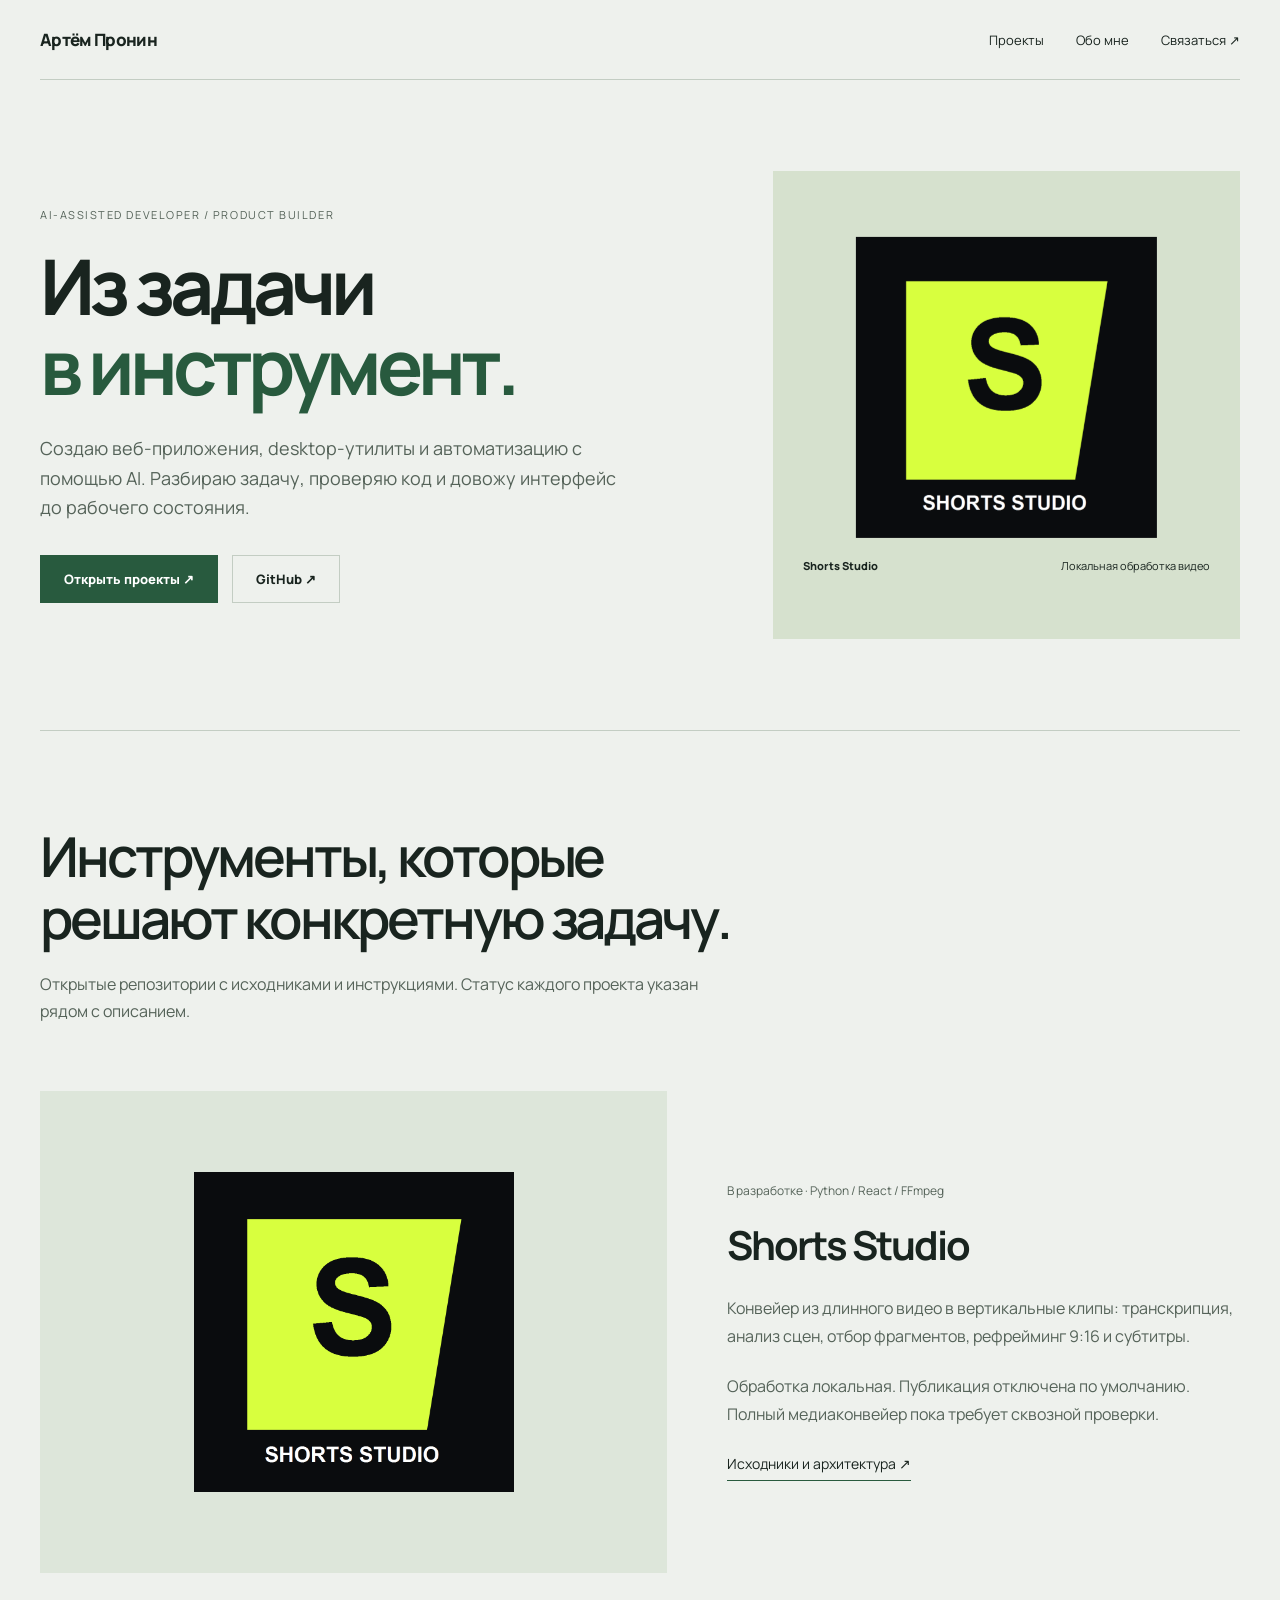
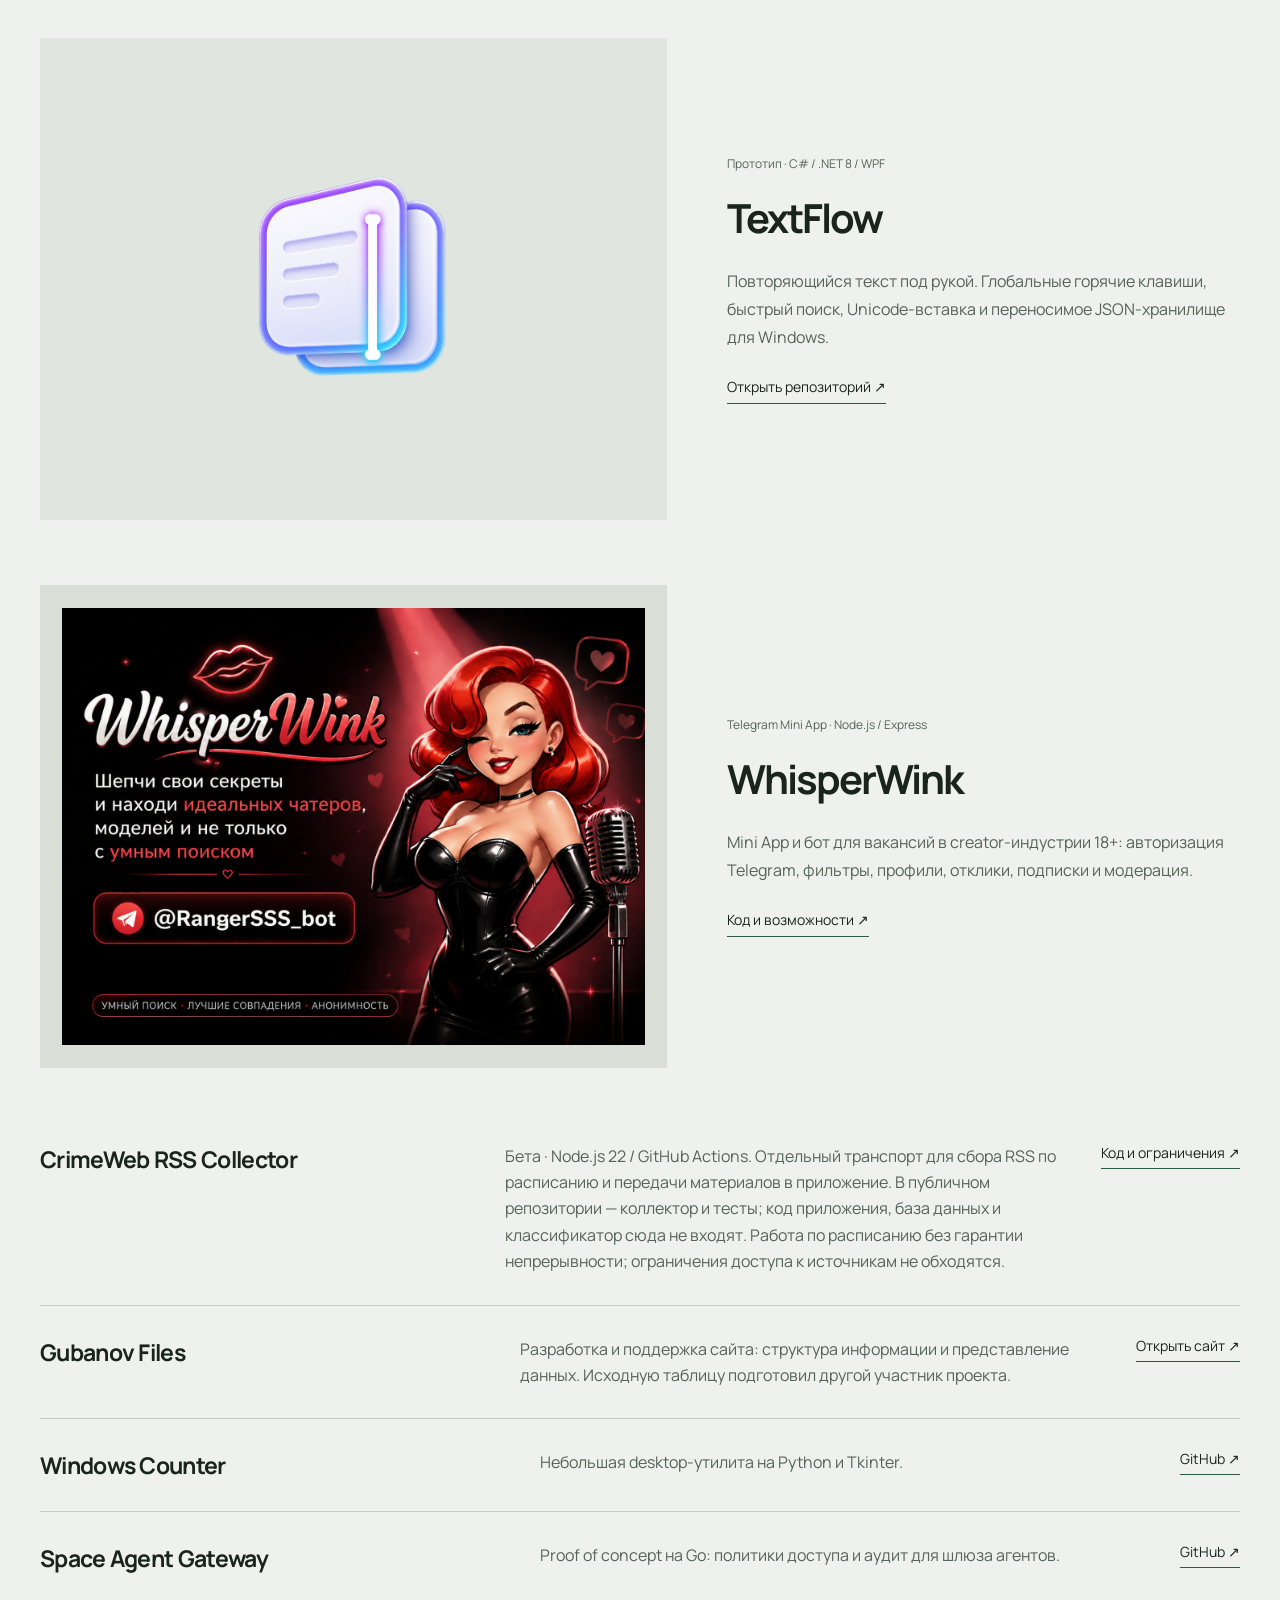
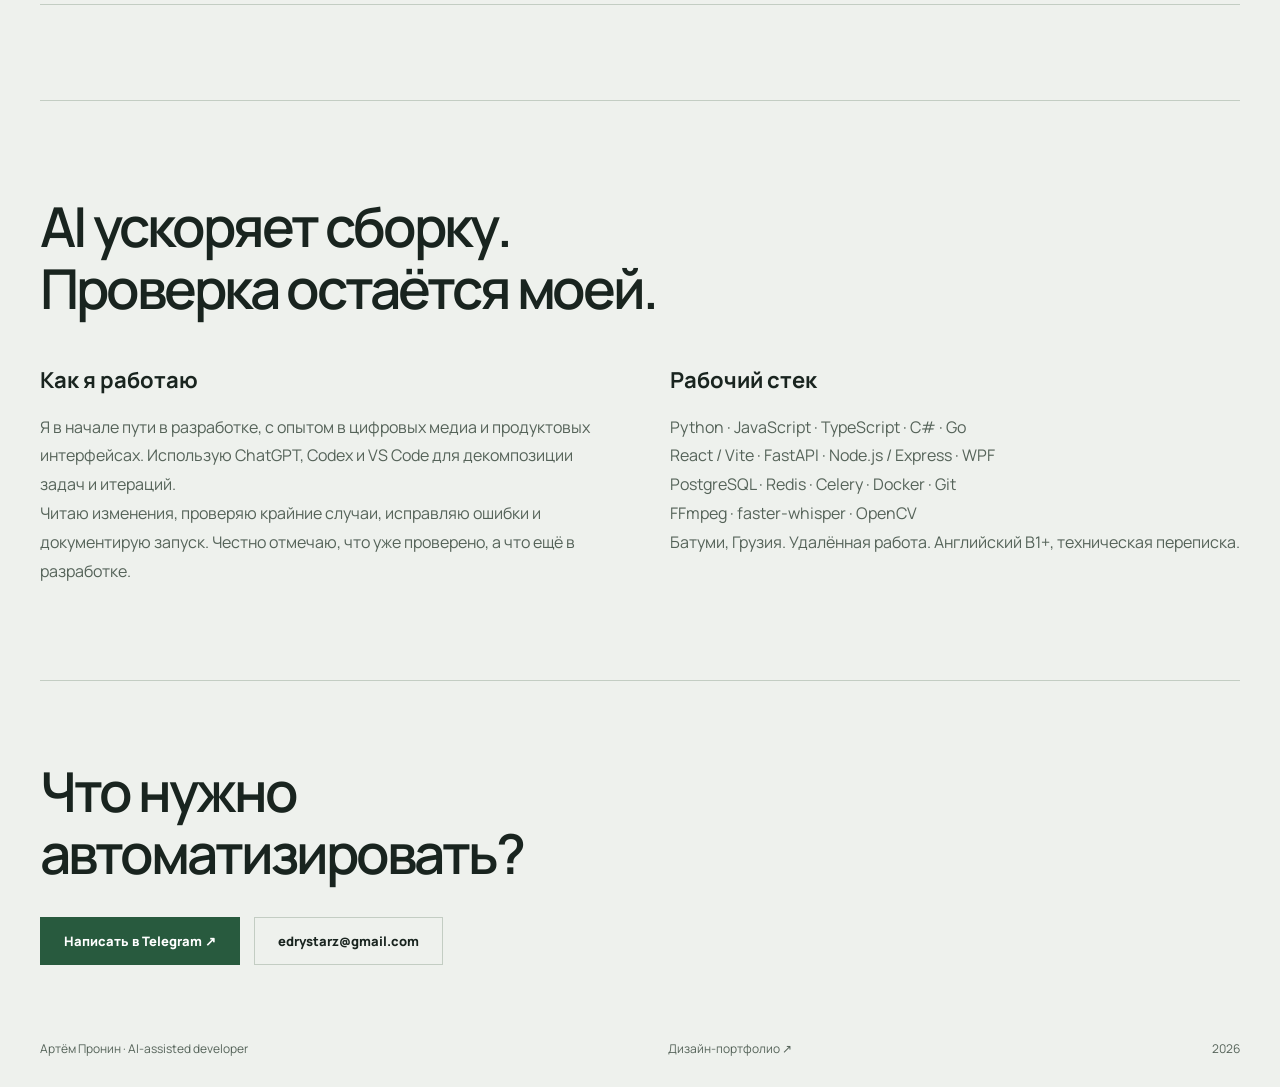
<file: developer/index.html>
<!doctype html><html lang="ru"><head><meta charset="utf-8"><meta name="viewport" content="width=device-width,initial-scale=1"><title>Артём Пронин | AI-assisted developer</title><meta name="description" content="AI-assisted разработчик. Python, TypeScript, C#, автоматизация, desktop-приложения, Telegram и инструменты для видео."><meta name="theme-color" content="#eef1ed"><link rel="stylesheet" href="assets/fonts/manrope.css"><link rel="stylesheet" href="style.css"></head><body class="developer"><a class="skip" href="#main">К содержимому</a><div class="wrap"><header><a class="brand" href="#main">Артём Пронин</a><button class="menu" data-menu aria-expanded="false" aria-controls="nav">Меню</button><nav class="navlinks" id="nav"><a href="#work">Проекты</a><a href="#about">Обо мне</a><a href="#contact">Связаться ↗</a></nav></header><main id="main"><section class="hero"><div class="reveal"><p class="eyebrow">AI-assisted developer / product builder</p><h1>Из задачи<br><span>в инструмент.</span></h1><p class="lead">Создаю веб-приложения, desktop-утилиты и автоматизацию с помощью AI. Разбираю задачу, проверяю код и довожу интерфейс до рабочего состояния.</p><div class="actions"><a class="button" href="#work">Открыть проекты ↗</a><a class="button secondary" href="https://github.com/EdryStarz">GitHub ↗</a></div></div><div class="product-object"><img src="assets/shorts.png" alt="Иконка проекта Shorts Studio" width="400" height="400"><div class="object-label"><span>Shorts Studio</span><span>Локальная обработка видео</span></div></div></section><section class="content" id="work"><h2>Инструменты, которые<br>решают конкретную задачу.</h2><p class="intro">Открытые репозитории с исходниками и инструкциями. Статус каждого проекта указан рядом с описанием.</p><article class="project"><div class="project-visual"><img src="assets/shorts.png" alt="Shorts Studio" loading="lazy"></div><div><div class="meta">В разработке · Python / React / FFmpeg</div><h3>Shorts Studio</h3><p>Конвейер из длинного видео в вертикальные клипы: транскрипция, анализ сцен, отбор фрагментов, рефрейминг 9:16 и субтитры.</p><p>Обработка локальная. Публикация отключена по умолчанию. Полный медиаконвейер пока требует сквозной проверки.</p><a class="textlink" href="https://github.com/EdryStarz/shorts-studio">Исходники и архитектура ↗</a></div></article><article class="project textflow"><div class="project-visual"><img src="assets/textflow.png" alt="TextFlow" loading="lazy"></div><div><div class="meta">Прототип · C# / .NET 8 / WPF</div><h3>TextFlow</h3><p>Повторяющийся текст под рукой. Глобальные горячие клавиши, быстрый поиск, Unicode-вставка и переносимое JSON-хранилище для Windows.</p><a class="textlink" href="https://github.com/EdryStarz/TextFlow">Открыть репозиторий ↗</a></div></article><article class="project whisper"><div class="project-visual"><img src="assets/whisperwink.png" alt="Интерфейс Telegram Mini App WhisperWink" loading="lazy"></div><div><div class="meta">Telegram Mini App · Node.js / Express</div><h3>WhisperWink</h3><p>Mini App и бот для вакансий в creator-индустрии 18+: авторизация Telegram, фильтры, профили, отклики, подписки и модерация.</p><a class="textlink" href="https://github.com/EdryStarz/WhisperWink">Код и возможности ↗</a></div></article><div class="rows"><article class="row"><h3>CrimeWeb RSS Collector</h3><p>Бета · Node.js 22 / GitHub Actions. Отдельный транспорт для сбора RSS по расписанию и передачи материалов в приложение. В публичном репозитории — коллектор и тесты; код приложения, база данных и классификатор сюда не входят. Работа по расписанию без гарантии непрерывности; ограничения доступа к источникам не обходятся.</p><a href="https://github.com/EdryStarz/crimeweb-europe-collector">Код и ограничения ↗</a></article><article class="row"><h3>Gubanov Files</h3><p>Разработка и поддержка сайта: структура информации и представление данных. Исходную таблицу подготовил другой участник проекта.</p><a href="https://gubanovfiles.com/">Открыть сайт ↗</a></article><article class="row"><h3>Windows Counter</h3><p>Небольшая desktop-утилита на Python и Tkinter.</p><a href="https://github.com/EdryStarz/windows-counter">GitHub ↗</a></article><article class="row"><h3>Space Agent Gateway</h3><p>Proof of concept на Go: политики доступа и аудит для шлюза агентов.</p><a href="https://github.com/EdryStarz/space-agent-gateway-core">GitHub ↗</a></article></div></section><section class="content" id="about"><h2>AI ускоряет сборку.<br>Проверка остаётся моей.</h2><div class="skills"><div><h3>Как я работаю</h3><p>Я в начале пути в разработке, с опытом в цифровых медиа и продуктовых интерфейсах. Использую ChatGPT, Codex и VS Code для декомпозиции задач и итераций.</p><p>Читаю изменения, проверяю крайние случаи, исправляю ошибки и документирую запуск. Честно отмечаю, что уже проверено, а что ещё в разработке.</p></div><div><h3>Рабочий стек</h3><p>Python · JavaScript · TypeScript · C# · Go<br>React / Vite · FastAPI · Node.js / Express · WPF<br>PostgreSQL · Redis · Celery · Docker · Git<br>FFmpeg · faster-whisper · OpenCV</p><p>Батуми, Грузия. Удалённая работа. Английский B1+, техническая переписка.</p></div></div></section></main><footer id="contact"><h2>Что нужно<br>автоматизировать?</h2><div class="actions"><a class="button" href="https://t.me/kirashade" target="_blank" rel="noopener noreferrer">Написать в Telegram ↗</a><a class="button secondary" href="mailto:edrystarz@gmail.com">edrystarz@gmail.com</a></div><div class="footerbottom"><span>Артём Пронин · AI-assisted developer</span><a href="https://edrystarz.github.io/artem-pronin-portfolio-public/design/">Дизайн-портфолио ↗</a><span>2026</span></div></footer></div><script src="motion.js"></script></body></html>
</file>
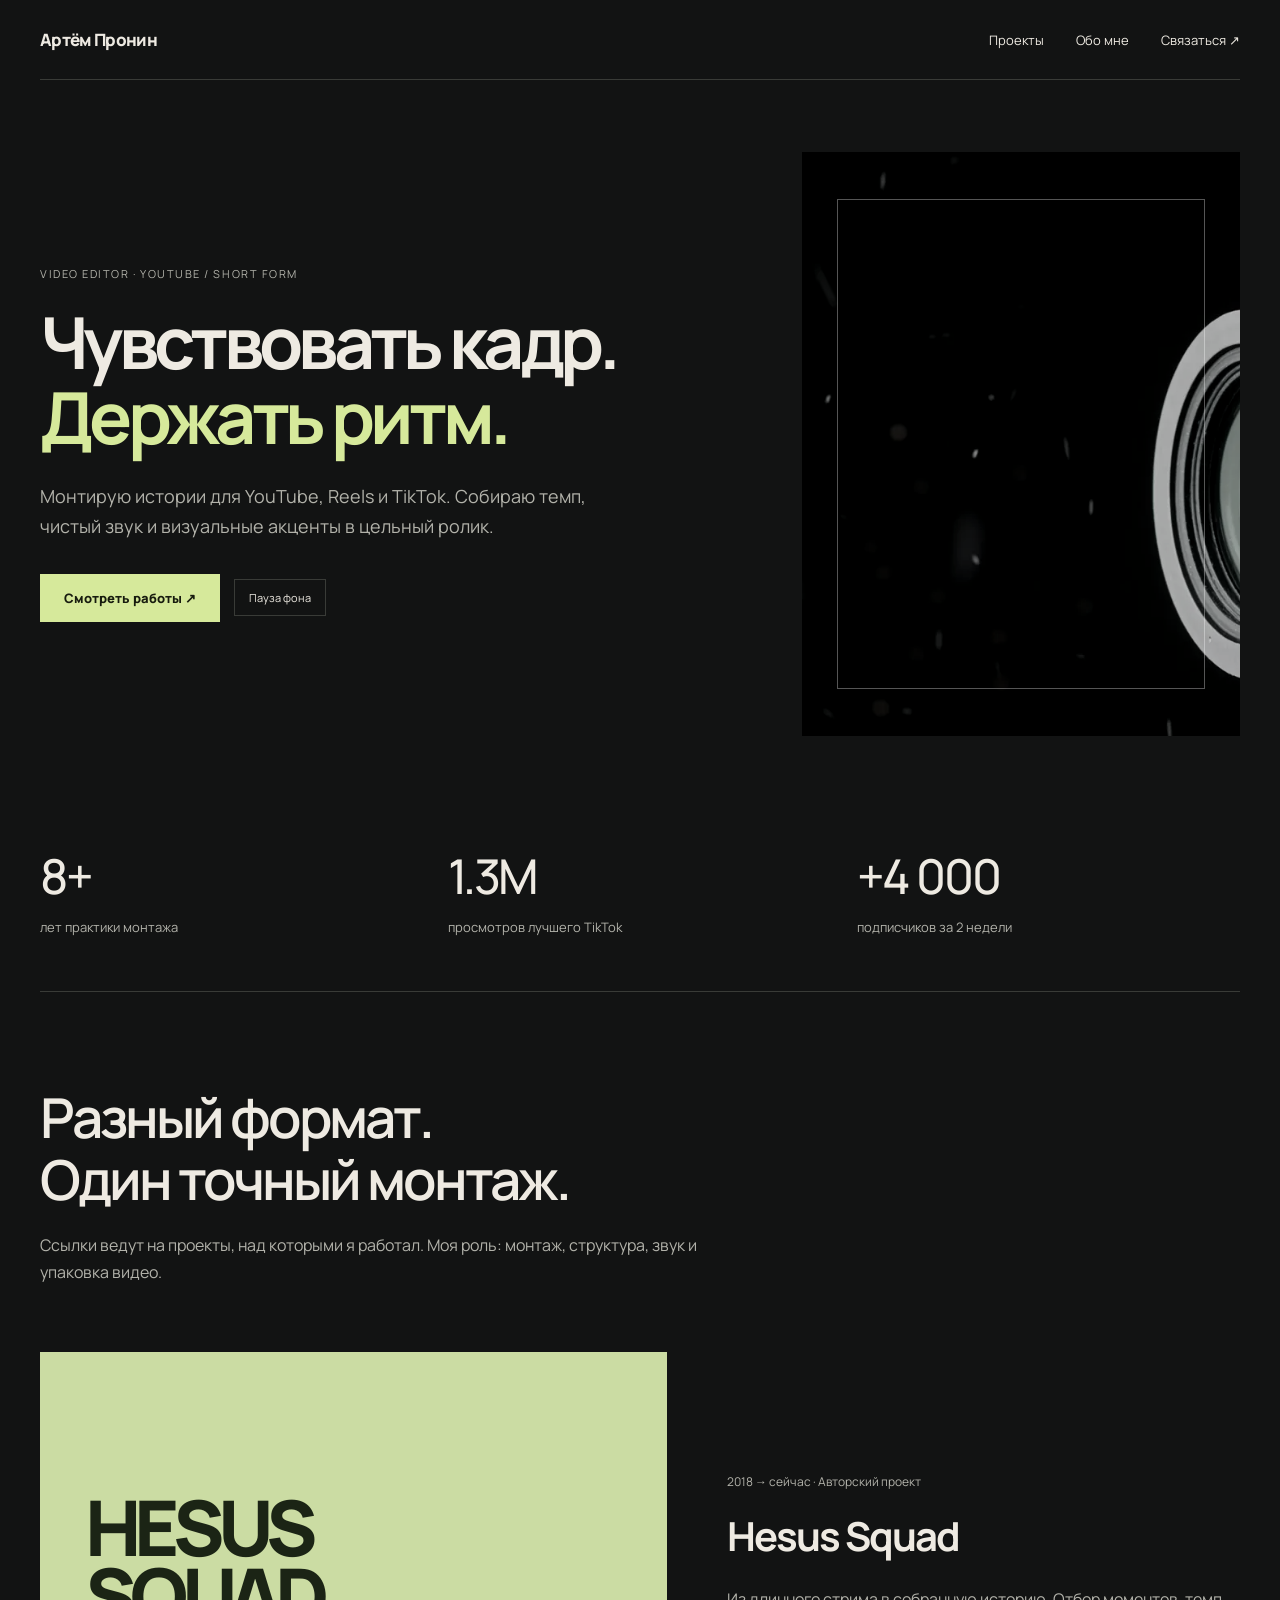
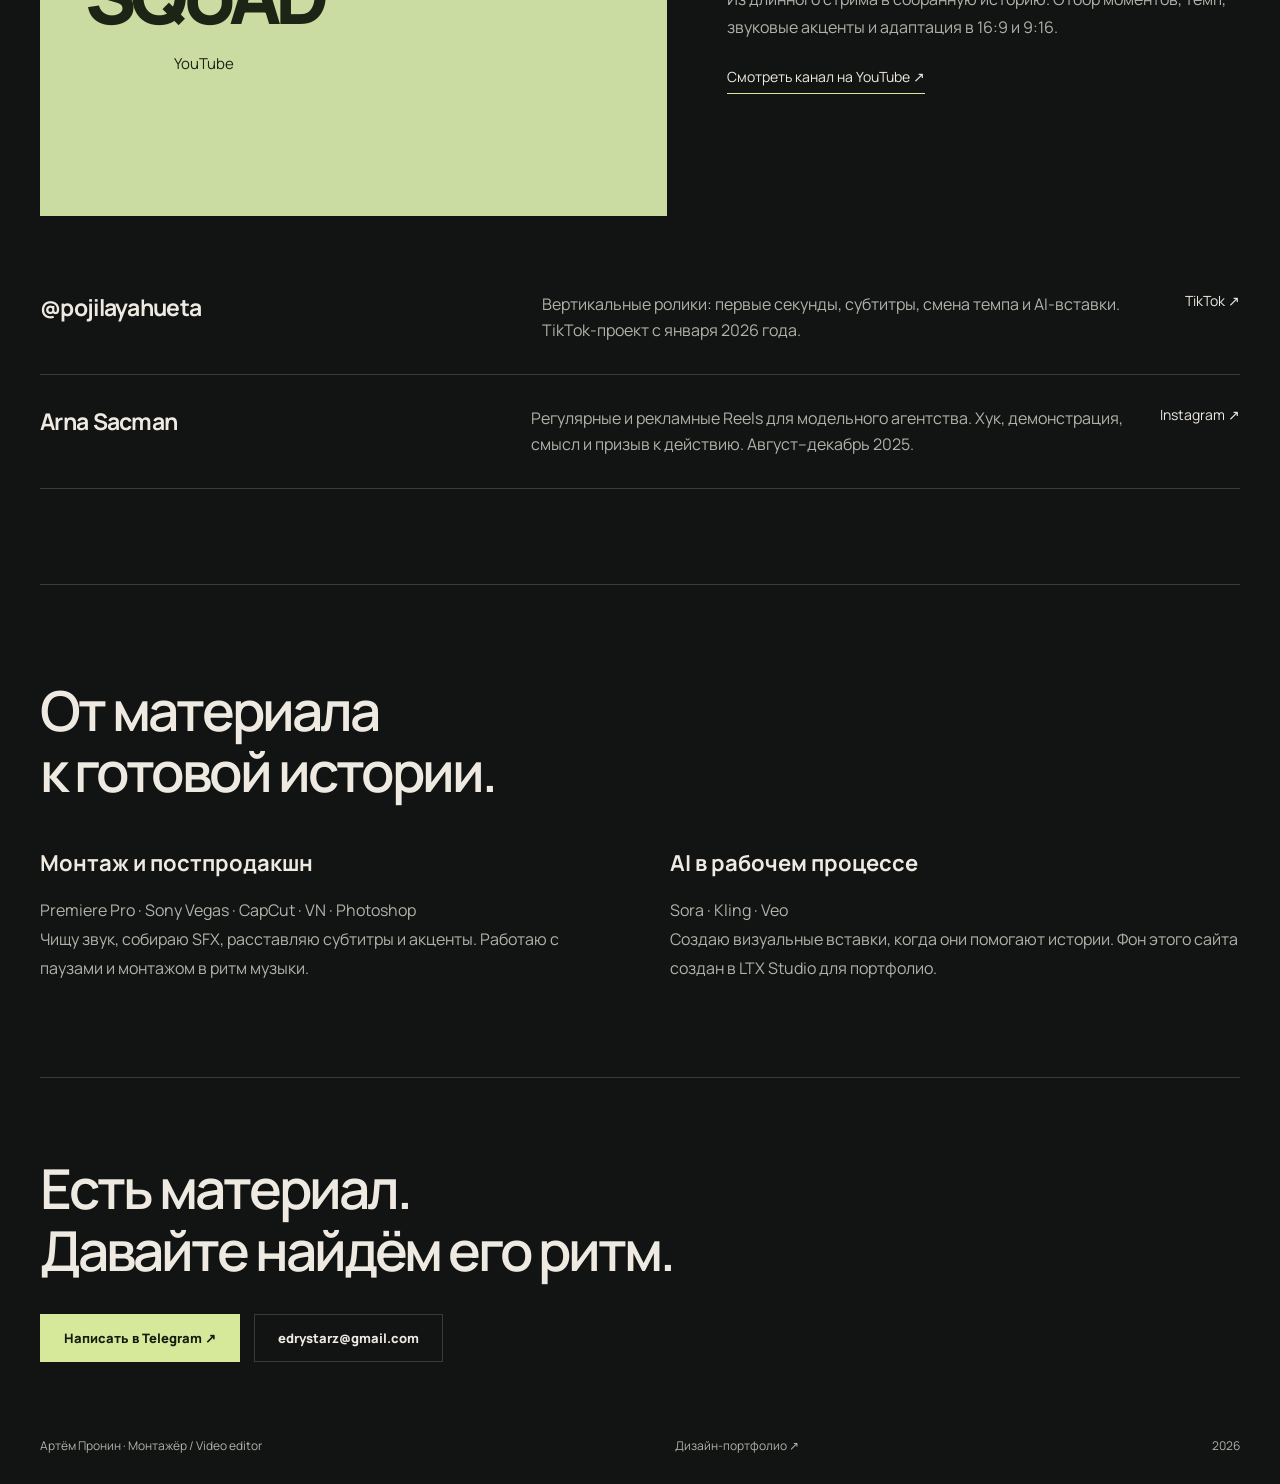
<file: editor/index.html>
<!doctype html><html lang="ru"><head><meta charset="utf-8"><meta name="viewport" content="width=device-width,initial-scale=1"><title>Артём Пронин | Монтажёр и Video Editor</title><meta name="description" content="Монтаж YouTube, Reels, TikTok и Shorts. Артём Пронин: 8+ лет практики, звук, субтитры, AI-вставки."><meta name="theme-color" content="#121313"><link rel="stylesheet" href="assets/fonts/manrope.css"><link rel="stylesheet" href="style.css"></head><body class="editor"><a class="skip" href="#main">К содержимому</a><div class="wrap"><header><a class="brand" href="#main">Артём Пронин</a><button class="menu" data-menu aria-expanded="false" aria-controls="nav">Меню</button><nav class="navlinks" id="nav"><a href="#work">Проекты</a><a href="#about">Обо мне</a><a href="#contact">Связаться ↗</a></nav></header><main id="main"><section class="hero"><div class="reveal"><p class="eyebrow">Video editor · YouTube / short form</p><h1>Чувствовать кадр.<br><span>Держать ритм.</span></h1><p class="lead">Монтирую истории для YouTube, Reels и TikTok. Собираю темп, чистый звук и визуальные акценты в цельный ролик.</p><div class="actions"><a class="button" href="#work">Смотреть работы ↗</a><button class="motion-control" data-motion aria-pressed="true">Пауза фона</button></div></div><div class="film-frame"><video data-ambient data-src="assets/video/ltx-background.mp4" data-mobile="assets/video/ltx-background-mobile.mp4" poster="assets/video/ltx-background-poster.webp" muted loop playsinline preload="none" aria-hidden="true"></video><div class="frame-lines" aria-hidden="true"></div></div></section><div class="results"><div><strong>8+</strong><span>лет практики монтажа</span></div><div><strong>1.3M</strong><span>просмотров лучшего TikTok</span></div><div><strong>+4 000</strong><span>подписчиков за 2 недели</span></div></div><section class="content" id="work"><h2>Разный формат.<br>Один точный монтаж.</h2><p class="intro">Ссылки ведут на проекты, над которыми я работал. Моя роль: монтаж, структура, звук и упаковка видео.</p><article class="project"><div class="project-visual editorial-art"><span>HESUS<br>SQUAD</span><span class="art-small">YouTube</span></div><div><div class="meta">2018 → сейчас · Авторский проект</div><h3>Hesus Squad</h3><p>Из длинного стрима в собранную историю. Отбор моментов, темп, звуковые акценты и адаптация в 16:9 и 9:16.</p><a class="textlink" href="https://www.youtube.com/@hesussquad" target="_blank" rel="noopener noreferrer">Смотреть канал на YouTube ↗</a></div></article><div class="rows"><article class="row"><h3>@pojilayahueta</h3><p>Вертикальные ролики: первые секунды, субтитры, смена темпа и AI-вставки. TikTok-проект с января 2026 года.</p><a href="https://www.tiktok.com/@pojilayahueta" target="_blank" rel="noopener noreferrer">TikTok ↗</a></article><article class="row"><h3>Arna Sacman</h3><p>Регулярные и рекламные Reels для модельного агентства. Хук, демонстрация, смысл и призыв к действию. Август–декабрь 2025.</p><a href="https://www.instagram.com/as_sacman/" target="_blank" rel="noopener noreferrer">Instagram ↗</a></article></div></section><section class="content" id="about"><h2>От материала<br>к готовой истории.</h2><div class="skills"><div><h3>Монтаж и постпродакшн</h3><p>Premiere Pro · Sony Vegas · CapCut · VN · Photoshop</p><p>Чищу звук, собираю SFX, расставляю субтитры и акценты. Работаю с паузами и монтажом в ритм музыки.</p></div><div><h3>AI в рабочем процессе</h3><p>Sora · Kling · Veo</p><p>Создаю визуальные вставки, когда они помогают истории. Фон этого сайта создан в LTX Studio для портфолио.</p></div></div></section></main><footer id="contact"><h2>Есть материал.<br>Давайте найдём его ритм.</h2><div class="actions"><a class="button" href="https://t.me/kirashade" target="_blank" rel="noopener noreferrer">Написать в Telegram ↗</a><a class="button secondary" href="mailto:edrystarz@gmail.com">edrystarz@gmail.com</a></div><div class="footerbottom"><span>Артём Пронин · Монтажёр / Video editor</span><a href="https://edrystarz.github.io/artem-pronin-portfolio-public/design/">Дизайн-портфолио ↗</a><span>2026</span></div></footer></div><script src="motion.js"></script></body></html>
</file>
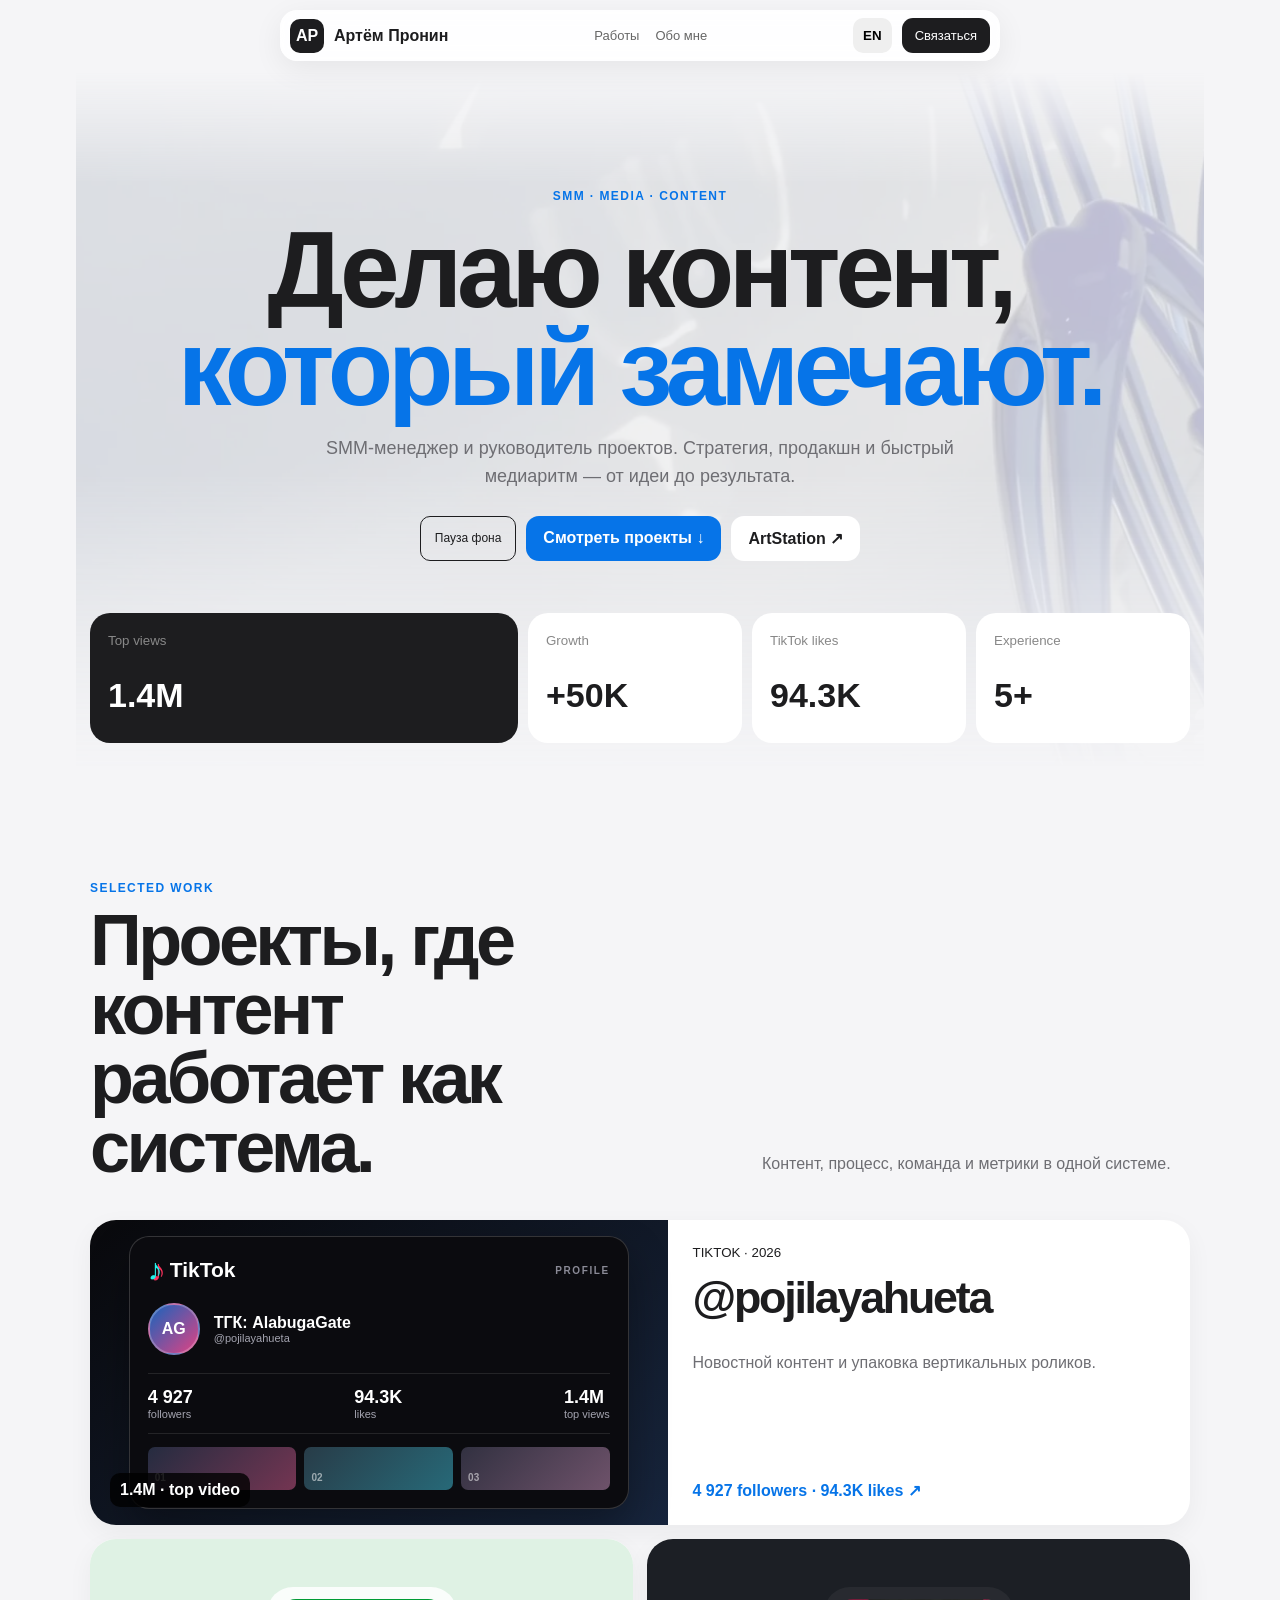
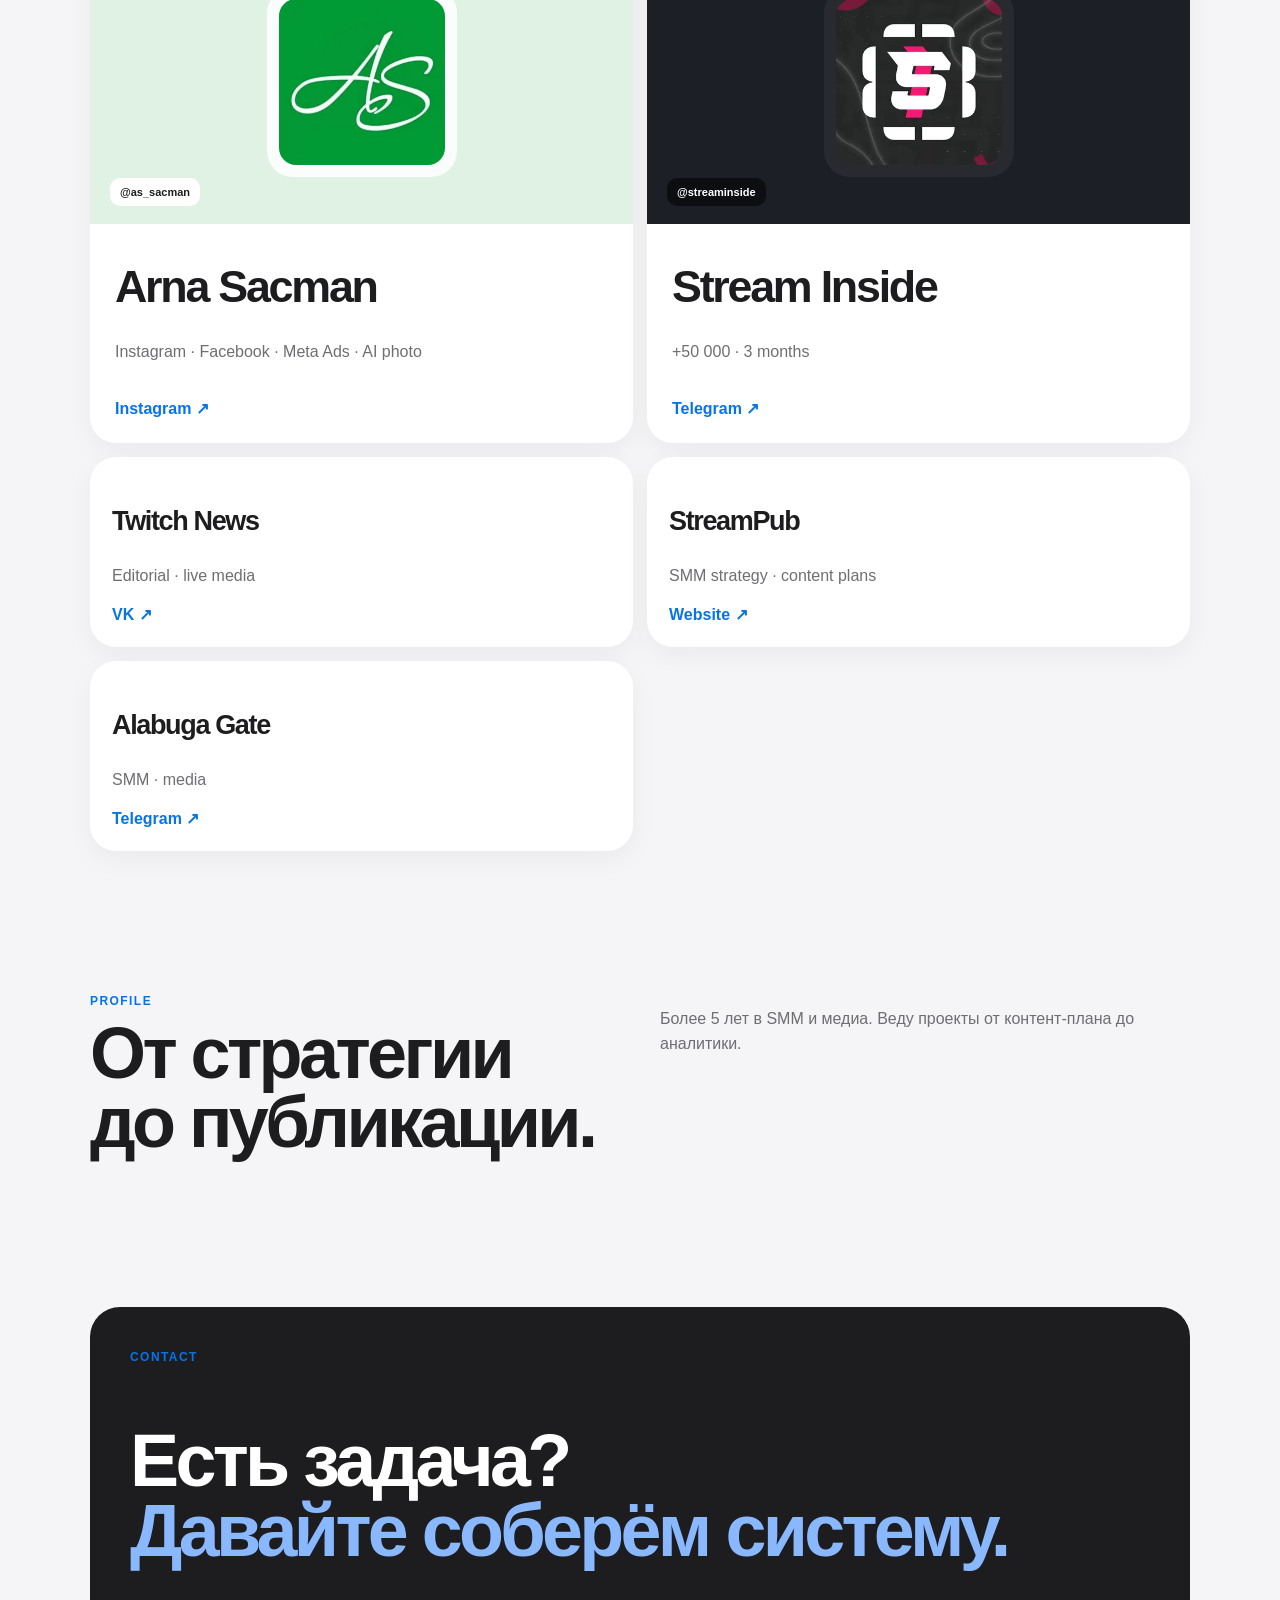
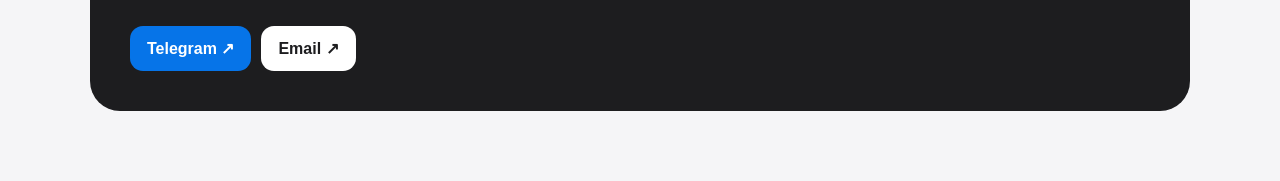
<file: smm/index.html>
<!doctype html><html lang=ru><head><meta charset=utf-8><meta name=viewport content="width=device-width,initial-scale=1"><title>Артём Пронин — SMM · Media · Content</title><style>*{box-sizing:border-box}body{margin:0;background:#f5f5f7;color:#1d1d1f;font-family:-apple-system,BlinkMacSystemFont,"Segoe UI",sans-serif}a{color:inherit;text-decoration:none}.w{width:min(1100px,calc(100% - 28px));margin:auto}.n{position:sticky;top:10px;z-index:3;width:min(720px,calc(100% - 24px));margin:10px auto;padding:8px 10px;display:flex;align-items:center;gap:10px;background:#ffffffe8;border-radius:17px;box-shadow:0 8px 30px #0001;backdrop-filter:blur(16px)}.ap{display:grid;place-items:center;width:34px;height:34px;border-radius:10px;background:#1d1d1f;color:#fff;font-weight:800}.nl{margin:auto;display:flex;gap:16px;color:#666;font-size:13px}.n button{border:0;padding:10px;border-radius:10px;font-weight:700}.ct{background:#1d1d1f;color:#fff;padding:10px 13px;border-radius:11px;font-size:13px}.h{text-align:center;padding:115px 0 65px}.k{color:#0674e8;font-size:12px;font-weight:800;letter-spacing:.12em;text-transform:uppercase}h1,h2,h3{letter-spacing:-.05em}.h h1{font-size:clamp(3.4rem,9vw,6.7rem);line-height:.91;margin:18px 0}.h h1 span{color:#0674e8}.p{color:#6e6e73;line-height:1.55}.h>.p{max-width:700px;margin:auto;font-size:18px}.bt{display:flex;gap:10px;justify-content:center;flex-wrap:wrap;margin-top:25px}.b{padding:13px 17px;border-radius:13px;background:#fff;font-weight:700}.blue{background:#0674e8;color:#fff}.ms{display:grid;grid-template-columns:2fr repeat(3,1fr);gap:10px;margin-top:52px;text-align:left}.m{background:#fff;border-radius:20px;padding:18px;min-height:130px}.m:first-child{background:#1d1d1f;color:#fff}.m b{display:block;font-size:34px;margin-top:27px}.m small{color:#888}.sec{padding:70px 0}.hd{display:grid;grid-template-columns:1.2fr .8fr;gap:30px;align-items:end;margin-bottom:28px}.hd h2,.ab h2{font-size:clamp(2.6rem,6vw,4.5rem);line-height:.96;margin:10px 0}.g{display:grid;grid-template-columns:1fr 1fr;gap:14px}.card{background:#fff;border-radius:26px;overflow:hidden;box-shadow:0 8px 26px #0000000c}.f{grid-column:1/-1;display:grid;grid-template-columns:1.05fr .95fr}.v{min-height:285px;display:grid;place-items:center;position:relative;padding:16px}.tik{background:linear-gradient(145deg,#09090c,#17253d)}.shot{padding:8px;background:#ffffff12;border-radius:19px}.shot img{display:block;width:min(100%,520px);border-radius:13px}.tag,.src{position:absolute;left:20px;bottom:18px;padding:8px 10px;border-radius:10px;font-weight:800}.tag{background:#000c;color:#fff}.ar{background:#dff2e4}.st{background:#1c1f25}.lg{width:190px;height:190px;padding:12px;border-radius:26px;background:#ffffffd8}.st .lg{background:#ffffff0d}.lg img{width:100%;height:100%;object-fit:contain;border-radius:17px}.src{background:#fff;font-size:11px}.st .src{background:#0008;color:#fff}.in{padding:25px;display:flex;flex-direction:column}.f .in{justify-content:center}.in h3{font-size:clamp(2rem,4vw,2.8rem);margin:12px 0}.open{color:#0674e8;font-weight:700;margin-top:auto;padding-top:18px}.sm{padding:22px;min-height:190px}.sm h3{font-size:27px}.ab{display:grid;grid-template-columns:1fr 1fr;gap:40px}.contact{background:#1d1d1f;color:#fff;border-radius:30px;padding:40px}.contact h2{font-size:clamp(2.8rem,7vw,4.6rem);line-height:.94}.contact h2 span{color:#8ab8ff}@media(max-width:720px){.nl{display:none}.ms{grid-template-columns:1fr 1fr}.f,.hd,.ab{grid-template-columns:1fr}.g{grid-template-columns:1fr}.f{grid-column:auto}}@media(max-width:480px){.h{padding:85px 0 50px}.h h1{font-size:16vw}.ms{grid-template-columns:1fr}.sec{padding:52px 0}.ct{display:none}.in{padding:20px}.contact{padding:26px 20px}}.tt-preview{width:min(100%,500px);padding:18px;border:1px solid #ffffff2b;border-radius:20px;background:#0b0b0f;box-shadow:0 18px 42px #0005;color:#fff;overflow:hidden}.tt-bar,.tt-profile,.tt-metrics,.tt-grid{display:flex;align-items:center}.tt-bar{gap:7px;font-size:21px}.tt-note{font-size:30px;line-height:1;color:#23f2ea;text-shadow:3px 1px #fe315d}.tt-label{margin-left:auto;color:#8a8a96;font-size:10px;font-weight:800;letter-spacing:.16em}.tt-profile{gap:14px;margin:18px 0}.tt-avatar{display:grid;place-items:center;flex:none;width:52px;height:52px;border-radius:50%;border:2px solid #ffffff3b;background:linear-gradient(135deg,#1764bd,#e04283);font-weight:900}.tt-profile strong,.tt-profile small,.tt-metrics strong,.tt-metrics small{display:block}.tt-profile strong{font-size:16px}.tt-profile small,.tt-metrics small{color:#a4a4b0;font-size:11px}.tt-metrics{justify-content:space-between;padding:13px 0;border-block:1px solid #ffffff1a}.tt-metrics strong{font-size:18px}.tt-grid{gap:8px;margin-top:13px}.tt-grid span{display:grid;place-items:end start;flex:1;height:43px;padding:7px;border-radius:7px;background:linear-gradient(135deg,#252c40,#743552);color:#ffffff8a;font-size:10px;font-weight:800}.tt-grid span:nth-child(2){background:linear-gradient(135deg,#283c48,#276978)}.tt-grid span:nth-child(3){background:linear-gradient(135deg,#323141,#6e526a)}</style><link rel="stylesheet" href="ltx-background.css"></head><body><nav class=n><b class=ap>AP</b><b data-r="Артём Пронин" data-e="Artem Pronin">Артём Пронин</b><div class=nl><a href=#w data-r=Работы data-e=Work>Работы</a><a href=#a data-r="Обо мне" data-e=About>Обо мне</a></div><button id=L>EN</button><a class=ct href=#c data-r=Связаться data-e=Contact>Связаться</a></nav><section class="h w"><div class="ltx-film"><video data-ambient data-src="assets/video/ltx-background.mp4" data-mobile="assets/video/ltx-background-mobile.mp4" poster="assets/video/ltx-background-poster.webp" muted loop playsinline preload="none" aria-hidden="true"></video></div><span class=k>SMM · MEDIA · CONTENT</span><h1 data-rh="Делаю контент,<br><span>который замечают.</span>" data-eh="I build content<br><span>that gets noticed.</span>">Делаю контент,<br><span>который замечают.</span></h1><p class=p data-r="SMM-менеджер и руководитель проектов. Стратегия, продакшн и быстрый медиаритм — от идеи до результата." data-e="SMM manager and project lead. Strategy, production and fast-paced media — from idea to measurable result.">SMM-менеджер и руководитель проектов. Стратегия, продакшн и быстрый медиаритм — от идеи до результата.</p><div class=bt><button class="ltx-motion" data-motion aria-pressed="true" type="button">Пауза фона</button><a class="b blue" href=#w data-r="Смотреть проекты ↓" data-e="View projects ↓">Смотреть проекты ↓</a><a class=b href="https://www.artstation.com/kirashade">ArtStation ↗</a></div><div class=ms><div class=m><small>Top views</small><b>1.4M</b></div><div class=m><small>Growth</small><b>+50K</b></div><div class=m><small>TikTok likes</small><b>94.3K</b></div><div class=m><small>Experience</small><b>5+</b></div></div></section><section id=w class="sec w"><div class=hd><div><span class=k>Selected work</span><h2 data-rh="Проекты, где контент<br>работает как система." data-eh="Projects where content<br>works as a system.">Проекты, где контент<br>работает как система.</h2></div><p class=p data-r="Контент, процесс, команда и метрики в одной системе." data-e="Content, process, team and metrics in one system.">Контент, процесс, команда и метрики в одной системе.</p></div><div class=g><a class="card f" href="https://www.tiktok.com/@pojilayahueta"><div class="v tik"><div class="tt-preview" role="img" aria-label="TikTok project preview for @pojilayahueta: 4,927 followers, 94.3K likes">
  <div class="tt-bar"><span class="tt-note">♪</span><strong>TikTok</strong><span class="tt-label">PROFILE</span></div>
  <div class="tt-profile"><span class="tt-avatar">AG</span><span><strong>ТГК: AlabugaGate</strong><small>@pojilayahueta</small></span></div>
  <div class="tt-metrics"><span><strong>4 927</strong><small>followers</small></span><span><strong>94.3K</strong><small>likes</small></span><span><strong>1.4M</strong><small>top views</small></span></div>
  <div class="tt-grid" aria-hidden="true"><span>01</span><span>02</span><span>03</span></div>
</div><span class=tag>1.4M · top video</span></div><div class=in><small>TIKTOK · 2026</small><h3>@pojilayahueta</h3><p class=p data-r="Новостной контент и упаковка вертикальных роликов." data-e="News content and vertical-video packaging.">Новостной контент и упаковка вертикальных роликов.</p><span class=open>4 927 followers · 94.3K likes ↗</span></div></a><a class=card href="https://www.instagram.com/as_sacman/"><div class="v ar"><div class=lg><img src="./a.webp" alt="Arna Sacman"></div><span class=src>@as_sacman</span></div><div class=in><h3>Arna Sacman</h3><p class=p>Instagram · Facebook · Meta Ads · AI photo</p><span class=open>Instagram ↗</span></div></a><a class=card href="https://t.me/streaminside"><div class="v st"><div class=lg><img src="./s.webp" alt="Stream Inside"></div><span class=src>@streaminside</span></div><div class=in><h3>Stream Inside</h3><p class=p>+50 000 · 3 months</p><span class=open>Telegram ↗</span></div></a><a class="card sm" href="https://vk.ru/twchnews"><h3>Twitch News</h3><p class=p>Editorial · live media</p><span class=open>VK ↗</span></a><a class="card sm" href="https://streampub.com/"><h3>StreamPub</h3><p class=p>SMM strategy · content plans</p><span class=open>Website ↗</span></a><a class="card sm" href="https://t.me/alabuga_war_bloggers"><h3>Alabuga Gate</h3><p class=p>SMM · media</p><span class=open>Telegram ↗</span></a></div></section><section id=a class="sec w ab"><div><span class=k>Profile</span><h2 data-rh="От стратегии<br>до публикации." data-eh="From strategy<br>to publishing.">От стратегии<br>до публикации.</h2></div><p class=p data-r="Более 5 лет в SMM и медиа. Веду проекты от контент-плана до аналитики." data-e="5+ years in SMM and media. I run projects from content planning to analytics.">Более 5 лет в SMM и медиа. Веду проекты от контент-плана до аналитики.</p></section><section id=c class="sec w"><div class=contact><span class=k>Contact</span><h2 data-rh="Есть задача?<br><span>Давайте соберём систему.</span>" data-eh="Have a project?<br><span>Let’s build the system.</span>">Есть задача?<br><span>Давайте соберём систему.</span></h2><div class=bt style="justify-content:flex-start"><a class="b blue" href="https://t.me/kirashade">Telegram ↗</a><a class=b style="color:#1d1d1f" href="mailto:edrystarz@gmail.com">Email ↗</a></div></div></section><script>let e=localStorage.x==='e',b=L;function S(){let k=e?'e':'r';document.documentElement.lang=e?'en':'ru';document.querySelectorAll('[data-r]').forEach(x=>x.textContent=x.dataset[k]);document.querySelectorAll('[data-rh]').forEach(x=>x.innerHTML=x.dataset[k+'h']);b.textContent=e?'RU':'EN';localStorage.x=k}b.onclick=()=>{e=!e;S()};S()</script><script src="motion.js"></script></body></html>
</file>
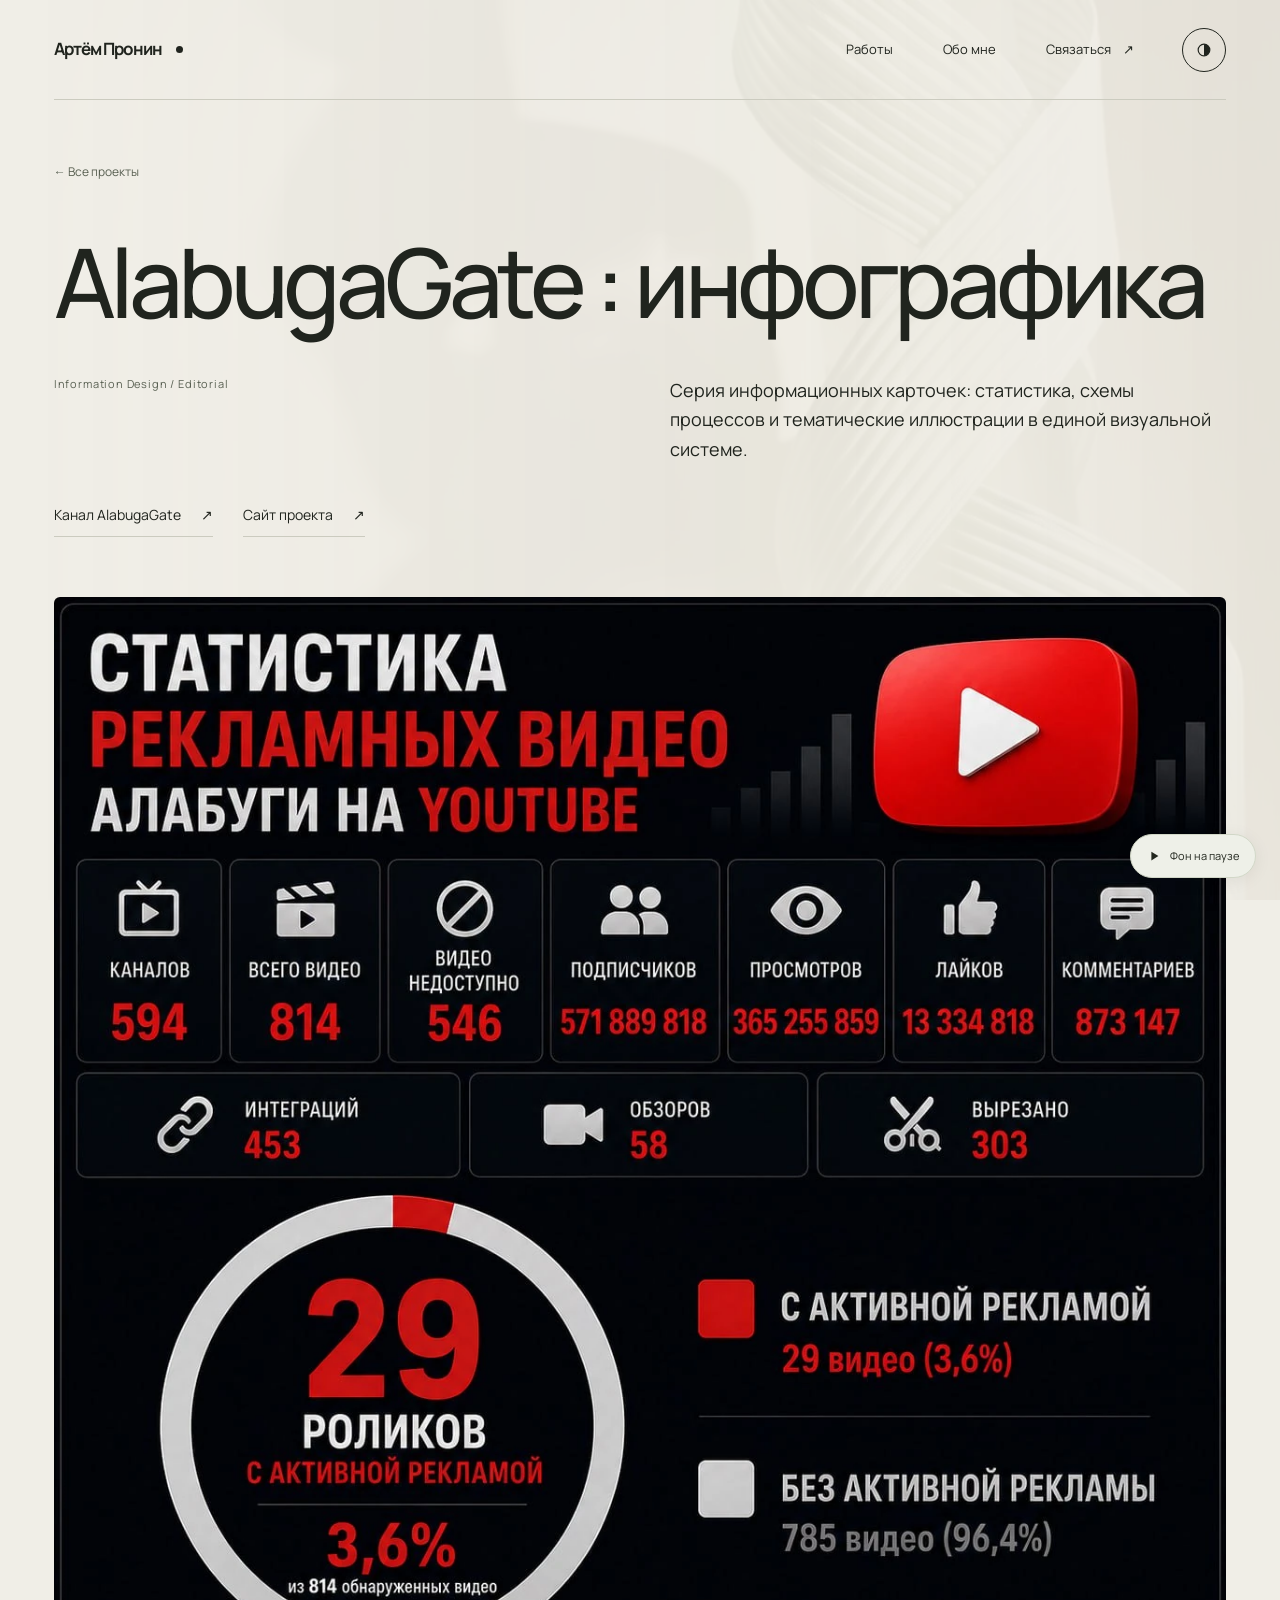
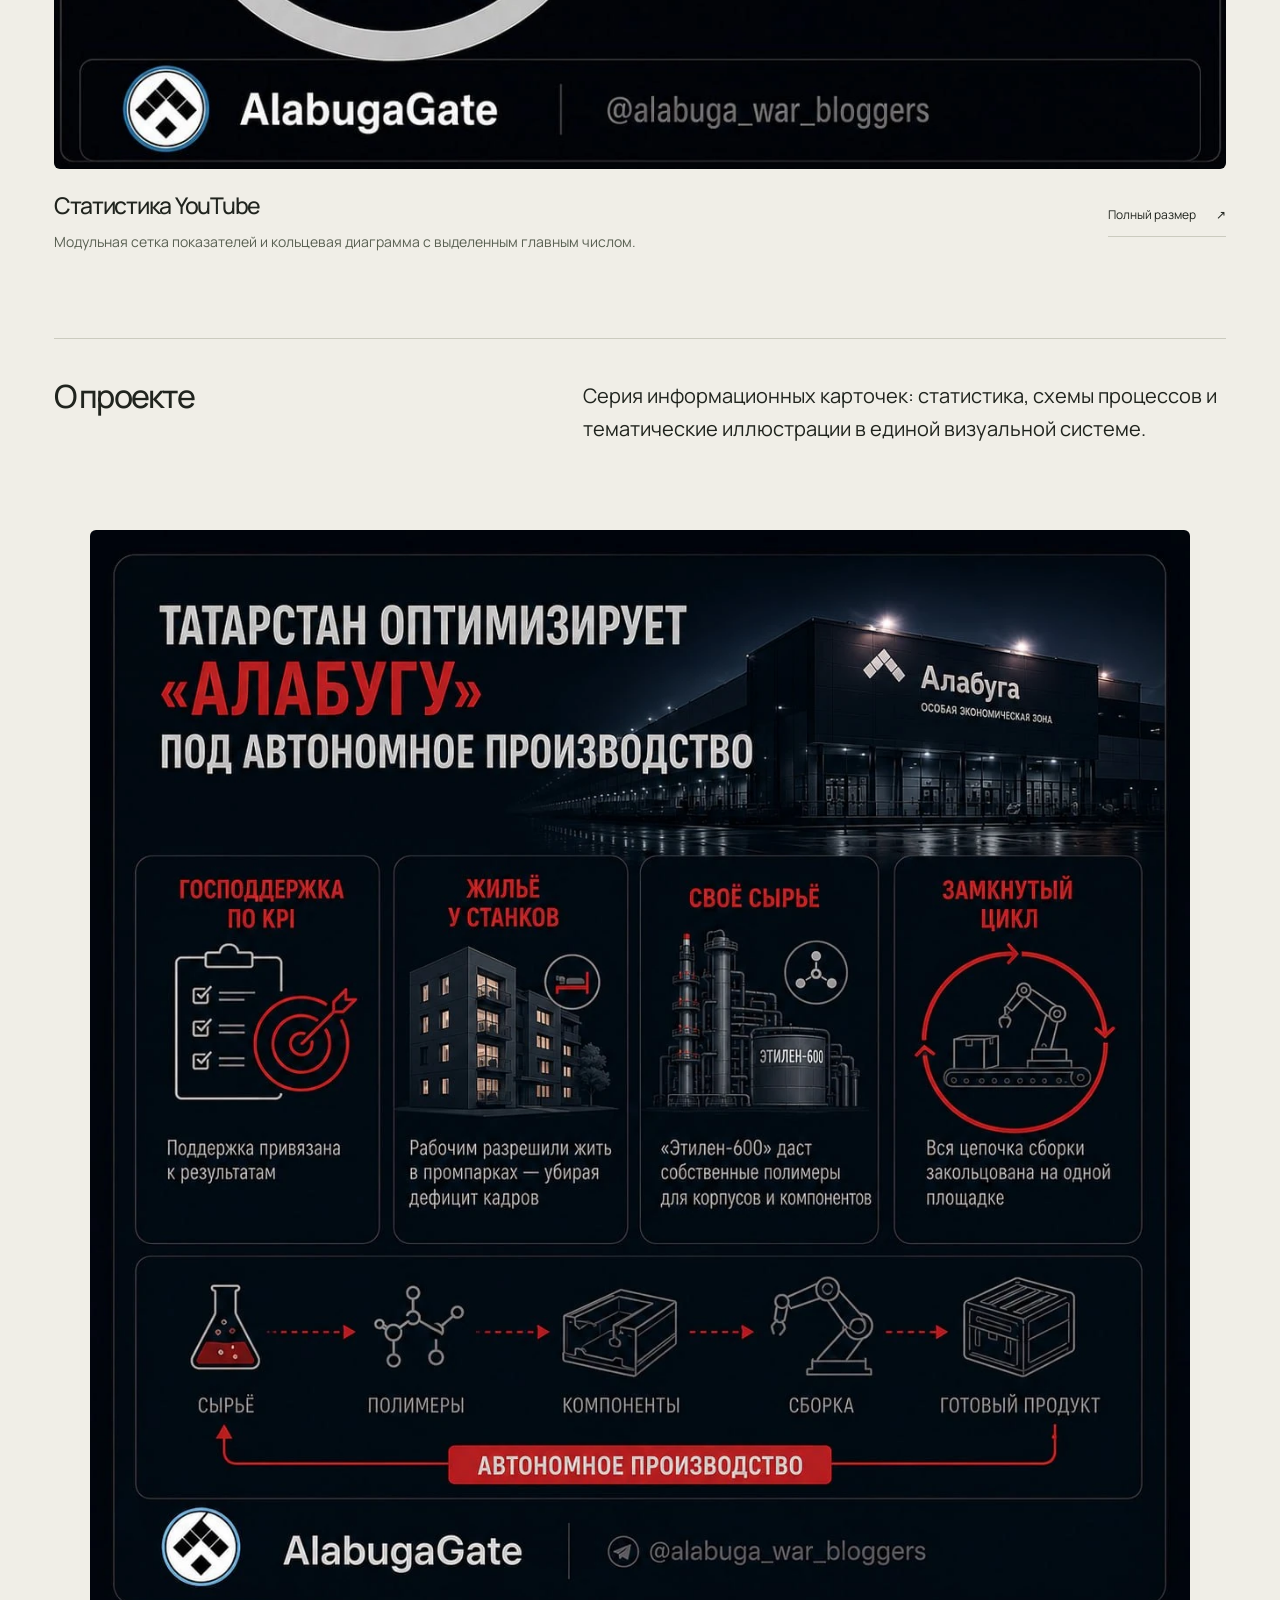
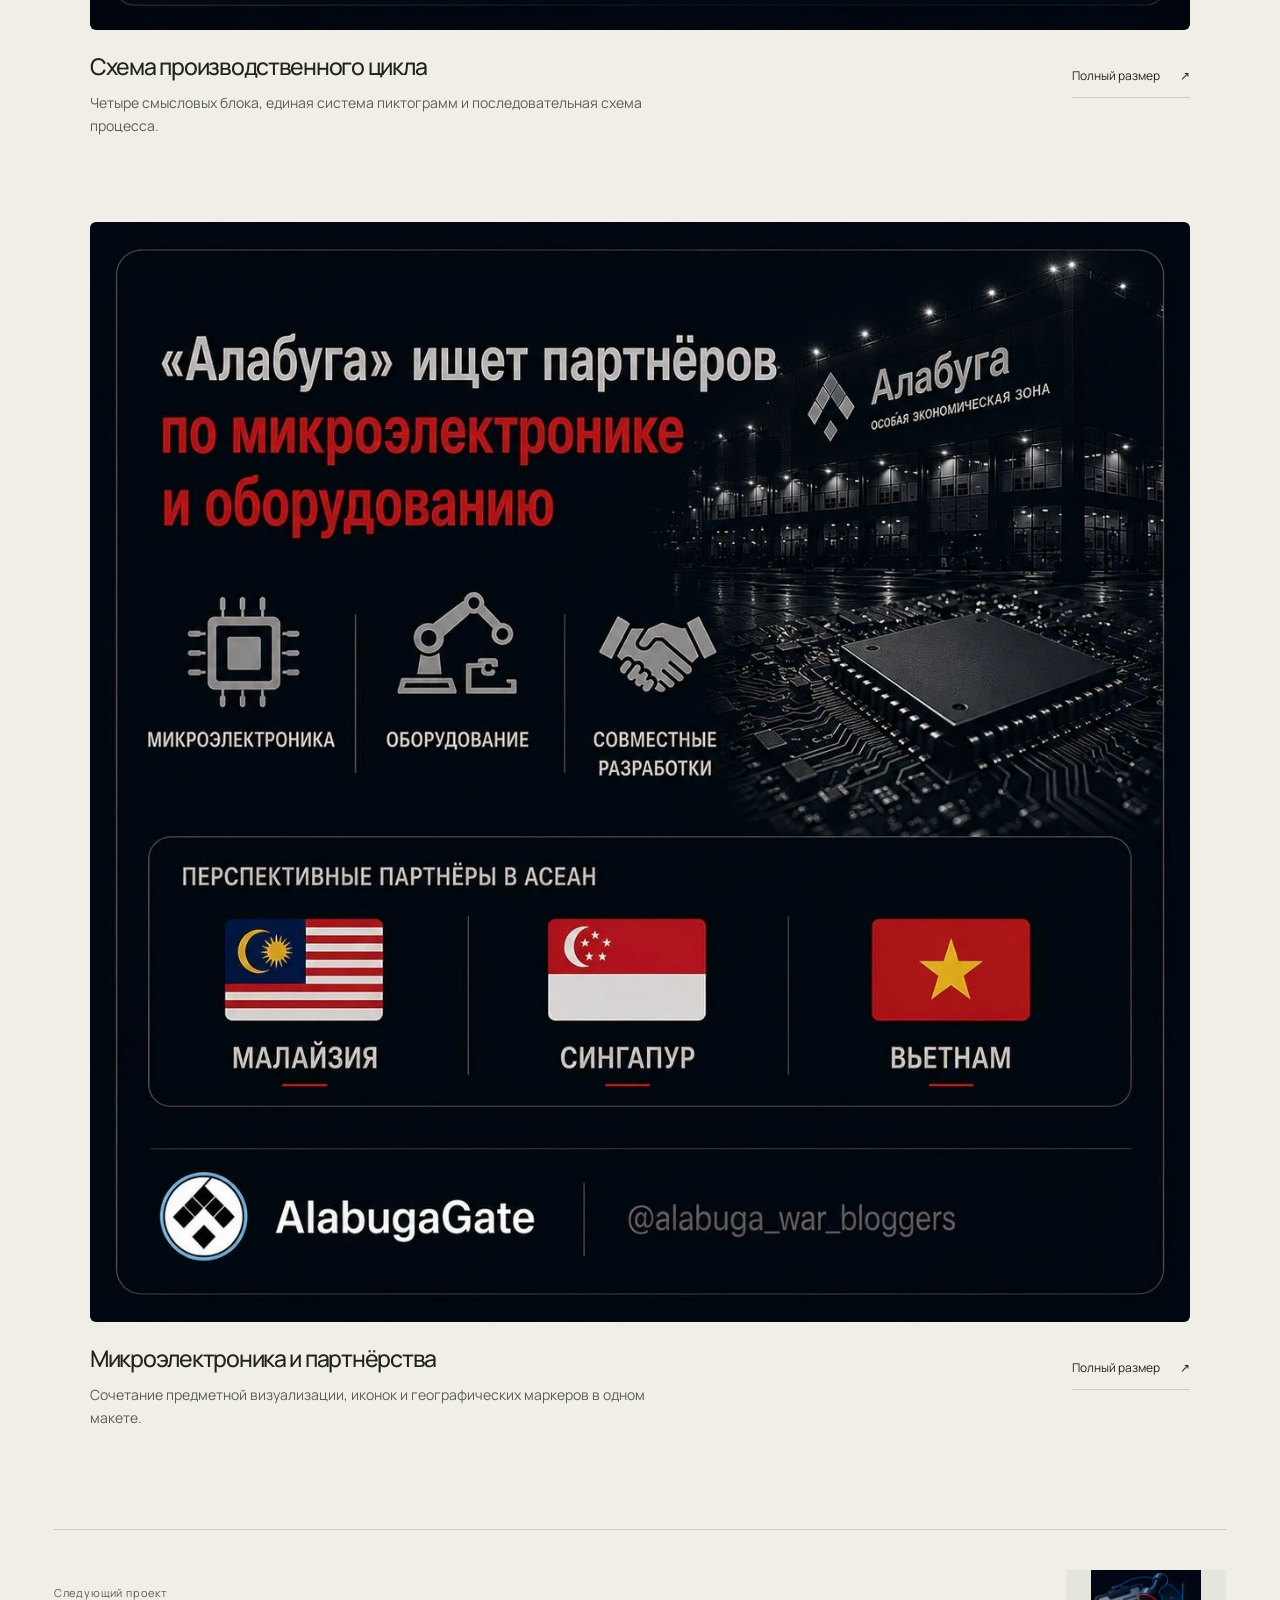
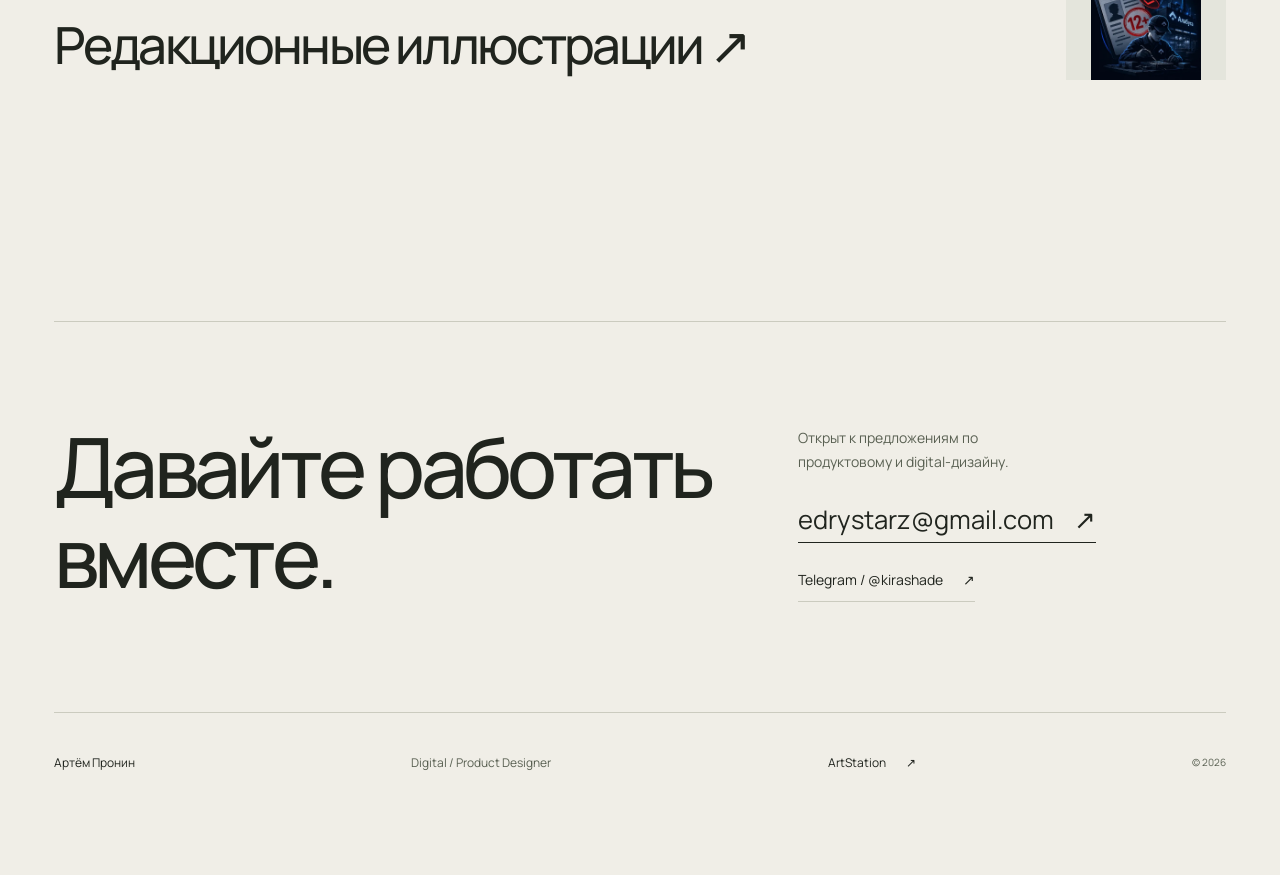
<file: design/alabugagate-infographics.html>
<!doctype html>
<html lang="ru">
  <head>
    <meta charset="utf-8" />
    <meta name="viewport" content="width=device-width, initial-scale=1" />
    <meta name="color-scheme" content="light dark" />
    <title>AlabugaGate : инфографика | Артём Пронин</title>
    <meta
      name="description"
      content="Серия информационных карточек: статистика, схемы процессов и тематические иллюстрации в единой визуальной системе."
    />
    <meta
      property="og:title"
      content="AlabugaGate : инфографика | Артём Пронин"
    />
    <meta
      property="og:description"
      content="Серия информационных карточек: статистика, схемы процессов и тематические иллюстрации в единой визуальной системе."
    />
    <meta property="og:type" content="website" />
    <meta
      property="og:image"
      content="https://edrystarz.github.io/artem-pronin-portfolio-public/design/assets/images/youtube-statistics-1254.webp"
    />
    <link rel="icon" href="assets/favicon.svg" type="image/svg+xml" />
    <link
      rel="preload"
      href="assets/fonts/manrope-latin.woff2"
      as="font"
      type="font/woff2"
      crossorigin
    />
    <link
      rel="preload"
      href="assets/fonts/manrope-cyrillic.woff2"
      as="font"
      type="font/woff2"
      crossorigin
    />
    <link rel="stylesheet" href="assets/fonts/manrope.css" />
    <script src="assets/theme.js"></script>
    <link rel="stylesheet" href="assets/site.css" />
    <script src="assets/site.js" defer></script>
    <link rel="stylesheet" href="assets/motion.css" />
    <script src="assets/motion.js" defer></script>
  </head>
  <body>
    <div class="ambient" aria-hidden="true"></div>
    <a href="#main" class="skip-link">К содержанию</a>
    <header class="site-header wrap">
      <a class="wordmark" href="index.html" aria-label="Артём Пронин, главная"
        >Артём Пронин<span class="wordmark-rule" aria-hidden="true"></span
      ></a>
      <nav id="site-nav" aria-label="Основная навигация">
        <a href="index.html#work">Работы</a
        ><a href="index.html#about">Обо мне</a
        ><a href="index.html#contact"
          >Связаться <span class="arrow" aria-hidden="true">↗</span></a
        >
      </nav>
      <div class="header-controls">
        <button
          class="theme-toggle"
          type="button"
          aria-label="Тёмная тема"
          aria-pressed="false"
          hidden
        >
          <svg viewBox="0 0 24 24" aria-hidden="true">
            <circle
              cx="12"
              cy="12"
              r="7"
              fill="none"
              stroke="currentColor"
              stroke-width="1.4"
            />
            <path d="M12 5a7 7 0 0 1 0 14Z" fill="currentColor" />
          </svg></button
        ><button
          class="menu-toggle"
          type="button"
          aria-label="Открыть меню"
          aria-expanded="false"
          aria-controls="site-nav"
          hidden
        >
          <span></span><span></span>
        </button>
      </div>
    </header>
    <main id="main" class="wrap">
      <header class="case-header">
        <a class="back-link" href="index.html#work">← Все проекты</a>
        <h1>AlabugaGate : инфографика</h1>
        <div class="case-intro">
          <p class="discipline">Information Design / Editorial</p>
          <p>
            Серия информационных карточек: статистика, схемы процессов и
            тематические иллюстрации в единой визуальной системе.
          </p>
        </div>
        <nav class="case-links" aria-label="Ссылки проекта">
          <a
            class="text-link"
            href="https://t.me/alabuga_war_bloggers"
            target="_blank"
            rel="noopener noreferrer"
            >Канал AlabugaGate
            <span class="arrow" aria-hidden="true">↗</span></a
          ><a
            class="text-link"
            href="https://gubanovfiles.com/"
            target="_blank"
            rel="noopener noreferrer"
            >Сайт проекта <span class="arrow" aria-hidden="true">↗</span></a
          >
        </nav>
      </header>
      <figure class="case-figure case-main">
        <a
          href="assets/images/youtube-statistics-1254.webp"
          target="_blank"
          rel="noopener noreferrer"
          aria-label="Статистика YouTube: открыть в полном размере"
          ><img
            src="assets/images/youtube-statistics-1254.webp"
            srcset="
              assets/images/youtube-statistics-480.webp   480w,
              assets/images/youtube-statistics-960.webp   960w,
              assets/images/youtube-statistics-1254.webp 1254w
            "
            sizes="(max-width: 767px) 90vw, 85vw"
            width="1254"
            height="1254"
            alt="Статистика YouTube"
            loading="eager"
            decoding="async"
            fetchpriority="high"
        /></a>
        <figcaption>
          <div>
            <h2>Статистика YouTube</h2>
            <p>
              Модульная сетка показателей и кольцевая диаграмма с выделенным
              главным числом.
            </p>
          </div>
          <a class="text-link" href="assets/images/youtube-statistics-1254.webp"
            >Полный размер <span class="arrow" aria-hidden="true">↗</span></a
          >
        </figcaption>
      </figure>
      <section class="case-overview">
        <h2>О проекте</h2>
        <p>
          Серия информационных карточек: статистика, схемы процессов и
          тематические иллюстрации в единой визуальной системе.
        </p>
      </section>
      <figure class="case-figure">
        <a
          href="assets/images/production-system-1254.webp"
          target="_blank"
          rel="noopener noreferrer"
          aria-label="Схема производственного цикла: открыть в полном размере"
          ><img
            src="assets/images/production-system-1254.webp"
            srcset="
              assets/images/production-system-480.webp   480w,
              assets/images/production-system-960.webp   960w,
              assets/images/production-system-1254.webp 1254w
            "
            sizes="(max-width: 767px) 90vw, 85vw"
            width="1254"
            height="1254"
            alt="Схема производственного цикла"
            loading="lazy"
            decoding="async"
        /></a>
        <figcaption>
          <div>
            <h2>Схема производственного цикла</h2>
            <p>
              Четыре смысловых блока, единая система пиктограмм и
              последовательная схема процесса.
            </p>
          </div>
          <a class="text-link" href="assets/images/production-system-1254.webp"
            >Полный размер <span class="arrow" aria-hidden="true">↗</span></a
          >
        </figcaption>
      </figure>
      <figure class="case-figure">
        <a
          href="assets/images/microelectronics-1254.webp"
          target="_blank"
          rel="noopener noreferrer"
          aria-label="Микроэлектроника и партнёрства: открыть в полном размере"
          ><img
            src="assets/images/microelectronics-1254.webp"
            srcset="
              assets/images/microelectronics-480.webp   480w,
              assets/images/microelectronics-960.webp   960w,
              assets/images/microelectronics-1254.webp 1254w
            "
            sizes="(max-width: 767px) 90vw, 85vw"
            width="1254"
            height="1254"
            alt="Микроэлектроника и партнёрства"
            loading="lazy"
            decoding="async"
        /></a>
        <figcaption>
          <div>
            <h2>Микроэлектроника и партнёрства</h2>
            <p>
              Сочетание предметной визуализации, иконок и географических
              маркеров в одном макете.
            </p>
          </div>
          <a class="text-link" href="assets/images/microelectronics-1254.webp"
            >Полный размер <span class="arrow" aria-hidden="true">↗</span></a
          >
        </figcaption>
      </figure>
      <nav class="next-project" aria-label="Следующий проект">
        <a href="editorial-illustrations.html"
          ><div>
            <span class="discipline">Следующий проект</span>
            <h2>
              Редакционные иллюстрации
              <span class="arrow" aria-hidden="true">↗</span>
            </h2>
          </div>
          <img
            src="assets/images/editorial-worker-1254.webp"
            srcset="
              assets/images/editorial-worker-480.webp   480w,
              assets/images/editorial-worker-960.webp   960w,
              assets/images/editorial-worker-1254.webp 1254w
            "
            sizes="150px"
            width="1254"
            height="1254"
            alt="Редакционные иллюстрации"
            loading="lazy"
            decoding="async"
        /></a>
      </nav>
      <section
        class="contact section"
        id="contact"
        aria-labelledby="contact-title"
      >
        <h2 id="contact-title">Давайте работать<br />вместе.</h2>
        <div class="contact-side">
          <p>Открыт к предложениям по<br />продуктовому и digital-дизайну.</p>
          <div class="contact-links">
            <a class="contact-mail" href="mailto:edrystarz@gmail.com"
              >edrystarz@gmail.com
              <span class="arrow" aria-hidden="true">↗</span></a
            ><a
              class="text-link"
              href="https://t.me/kirashade"
              target="_blank"
              rel="noopener noreferrer"
              >Telegram / @kirashade
              <span class="arrow" aria-hidden="true">↗</span></a
            >
          </div>
        </div>
      </section>
    </main>
    <footer class="site-footer wrap">
      <a href="index.html">Артём Пронин</a
      ><span>Digital / Product Designer</span
      ><a
        class="text-link"
        href="https://www.artstation.com/kirashade"
        target="_blank"
        rel="noopener noreferrer"
        >ArtStation <span class="arrow" aria-hidden="true">↗</span></a
      ><small>© 2026</small>
    </footer>
    <button
      class="motion-toggle"
      type="button"
      aria-label="Анимация фона"
      aria-pressed="true"
      hidden
    >
      <svg viewBox="0 0 16 16" aria-hidden="true">
        <g class="pause-icon">
          <rect x="4" y="3" width="3" height="10" rx="1" />
          <rect x="9" y="3" width="3" height="10" rx="1" />
        </g>
        <path class="play-icon" d="M5 3 13 8 5 13Z" />
      </svg>
      <span>Фон движется</span>
    </button>
  </body>
</html>
</file>
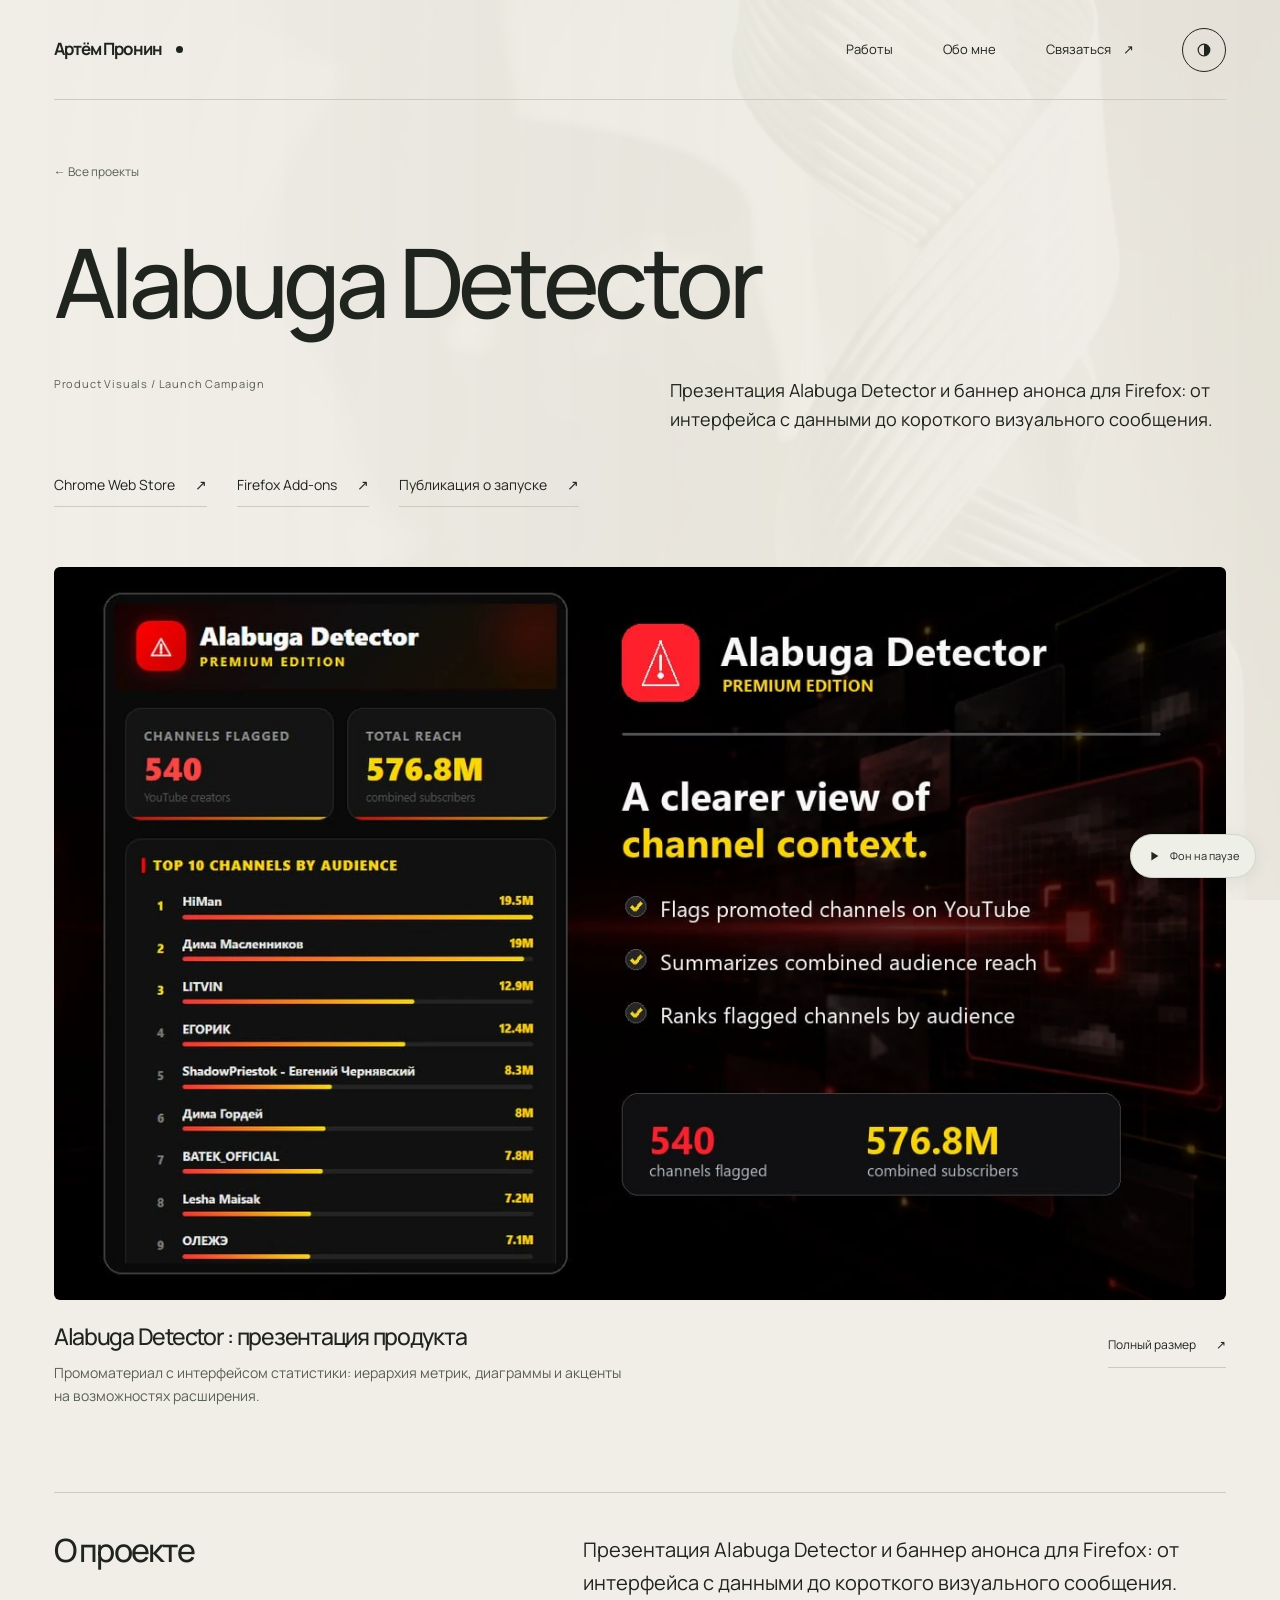
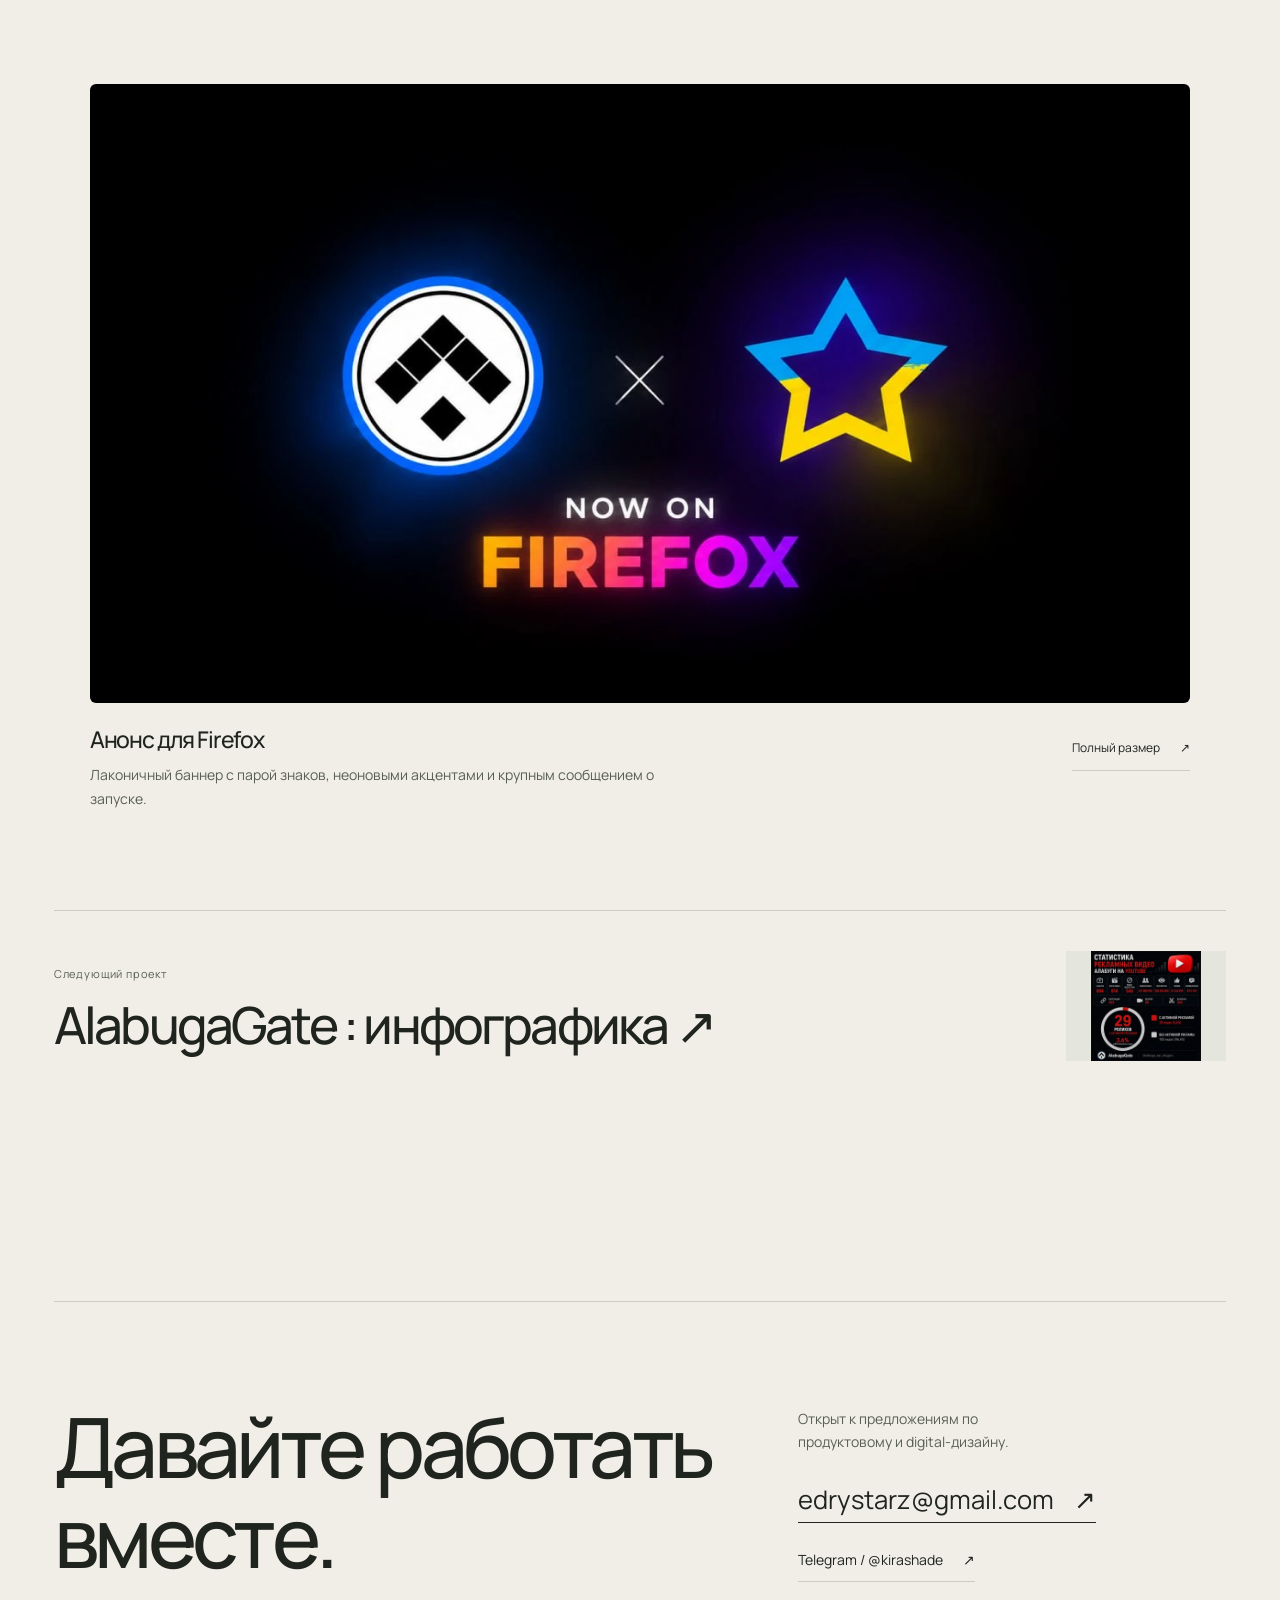
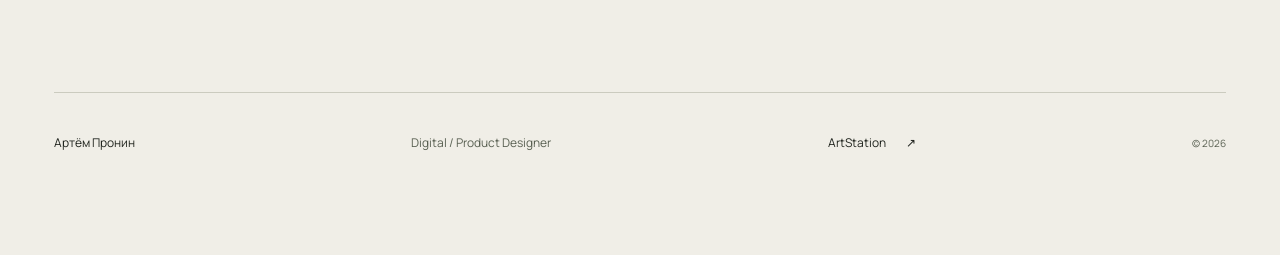
<file: design/browser-extensions.html>
<!doctype html>
<html lang="ru">
  <head>
    <meta charset="utf-8" />
    <meta name="viewport" content="width=device-width, initial-scale=1" />
    <meta name="color-scheme" content="light dark" />
    <title>Alabuga Detector | Артём Пронин</title>
    <meta
      name="description"
      content="Презентация Alabuga Detector и баннер анонса для Firefox: от интерфейса с данными до короткого визуального сообщения."
    />
    <meta property="og:title" content="Alabuga Detector | Артём Пронин" />
    <meta
      property="og:description"
      content="Презентация Alabuga Detector и баннер анонса для Firefox: от интерфейса с данными до короткого визуального сообщения."
    />
    <meta property="og:type" content="website" />
    <meta
      property="og:image"
      content="https://edrystarz.github.io/artem-pronin-portfolio-public/design/assets/images/detector-promo-1280.webp"
    />
    <link rel="icon" href="assets/favicon.svg" type="image/svg+xml" />
    <link
      rel="preload"
      href="assets/fonts/manrope-latin.woff2"
      as="font"
      type="font/woff2"
      crossorigin
    />
    <link
      rel="preload"
      href="assets/fonts/manrope-cyrillic.woff2"
      as="font"
      type="font/woff2"
      crossorigin
    />
    <link rel="stylesheet" href="assets/fonts/manrope.css" />
    <script src="assets/theme.js"></script>
    <link rel="stylesheet" href="assets/site.css" />
    <script src="assets/site.js" defer></script>
    <link rel="stylesheet" href="assets/motion.css" />
    <script src="assets/motion.js" defer></script>
  </head>
  <body>
    <div class="ambient" aria-hidden="true"></div>
    <a href="#main" class="skip-link">К содержанию</a>
    <header class="site-header wrap">
      <a class="wordmark" href="index.html" aria-label="Артём Пронин, главная"
        >Артём Пронин<span class="wordmark-rule" aria-hidden="true"></span
      ></a>
      <nav id="site-nav" aria-label="Основная навигация">
        <a href="index.html#work">Работы</a
        ><a href="index.html#about">Обо мне</a
        ><a href="index.html#contact"
          >Связаться <span class="arrow" aria-hidden="true">↗</span></a
        >
      </nav>
      <div class="header-controls">
        <button
          class="theme-toggle"
          type="button"
          aria-label="Тёмная тема"
          aria-pressed="false"
          hidden
        >
          <svg viewBox="0 0 24 24" aria-hidden="true">
            <circle
              cx="12"
              cy="12"
              r="7"
              fill="none"
              stroke="currentColor"
              stroke-width="1.4"
            />
            <path d="M12 5a7 7 0 0 1 0 14Z" fill="currentColor" />
          </svg></button
        ><button
          class="menu-toggle"
          type="button"
          aria-label="Открыть меню"
          aria-expanded="false"
          aria-controls="site-nav"
          hidden
        >
          <span></span><span></span>
        </button>
      </div>
    </header>
    <main id="main" class="wrap">
      <header class="case-header">
        <a class="back-link" href="index.html#work">← Все проекты</a>
        <h1>Alabuga Detector</h1>
        <div class="case-intro">
          <p class="discipline">Product Visuals / Launch Campaign</p>
          <p>
            Презентация Alabuga Detector и баннер анонса для Firefox: от
            интерфейса с данными до короткого визуального сообщения.
          </p>
        </div>
        <nav class="case-links" aria-label="Ссылки проекта">
          <a
            class="text-link"
            href="https://chromewebstore.google.com/detail/alabuga-channel-detector/ngfbnchnfaijhmckphhfkhnackjbidog"
            target="_blank"
            rel="noopener noreferrer"
            >Chrome Web Store
            <span class="arrow" aria-hidden="true">↗</span></a
          ><a
            class="text-link"
            href="https://addons.mozilla.org/ru/firefox/addon/alabuga-channel-detector/"
            target="_blank"
            rel="noopener noreferrer"
            >Firefox Add-ons <span class="arrow" aria-hidden="true">↗</span></a
          ><a
            class="text-link"
            href="https://t.me/alabuga_war_bloggers/294"
            target="_blank"
            rel="noopener noreferrer"
            >Публикация о запуске
            <span class="arrow" aria-hidden="true">↗</span></a
          >
        </nav>
      </header>
      <figure class="case-figure case-main">
        <a
          href="assets/images/detector-promo-1280.webp"
          target="_blank"
          rel="noopener noreferrer"
          aria-label="Alabuga Detector : презентация продукта: открыть в полном размере"
          ><img
            src="assets/images/detector-promo-1280.webp"
            srcset="
              assets/images/detector-promo-480.webp   480w,
              assets/images/detector-promo-960.webp   960w,
              assets/images/detector-promo-1280.webp 1280w
            "
            sizes="(max-width: 767px) 90vw, 85vw"
            width="1280"
            height="800"
            alt="Alabuga Detector : презентация продукта"
            loading="eager"
            decoding="async"
            fetchpriority="high"
        /></a>
        <figcaption>
          <div>
            <h2>Alabuga Detector : презентация продукта</h2>
            <p>
              Промоматериал с интерфейсом статистики: иерархия метрик, диаграммы
              и акценты на возможностях расширения.
            </p>
          </div>
          <a class="text-link" href="assets/images/detector-promo-1280.webp"
            >Полный размер <span class="arrow" aria-hidden="true">↗</span></a
          >
        </figcaption>
      </figure>
      <section class="case-overview">
        <h2>О проекте</h2>
        <p>
          Презентация Alabuga Detector и баннер анонса для Firefox: от
          интерфейса с данными до короткого визуального сообщения.
        </p>
      </section>
      <figure class="case-figure">
        <a
          href="assets/images/firefox-launch-1280.webp"
          target="_blank"
          rel="noopener noreferrer"
          aria-label="Анонс для Firefox: открыть в полном размере"
          ><img
            src="assets/images/firefox-launch-1280.webp"
            srcset="
              assets/images/firefox-launch-480.webp   480w,
              assets/images/firefox-launch-960.webp   960w,
              assets/images/firefox-launch-1280.webp 1280w
            "
            sizes="(max-width: 767px) 90vw, 85vw"
            width="1280"
            height="720"
            alt="Анонс для Firefox"
            loading="lazy"
            decoding="async"
        /></a>
        <figcaption>
          <div>
            <h2>Анонс для Firefox</h2>
            <p>
              Лаконичный баннер с парой знаков, неоновыми акцентами и крупным
              сообщением о запуске.
            </p>
          </div>
          <a class="text-link" href="assets/images/firefox-launch-1280.webp"
            >Полный размер <span class="arrow" aria-hidden="true">↗</span></a
          >
        </figcaption>
      </figure>
      <nav class="next-project" aria-label="Следующий проект">
        <a href="alabugagate-infographics.html"
          ><div>
            <span class="discipline">Следующий проект</span>
            <h2>
              AlabugaGate : инфографика
              <span class="arrow" aria-hidden="true">↗</span>
            </h2>
          </div>
          <img
            src="assets/images/youtube-statistics-1254.webp"
            srcset="
              assets/images/youtube-statistics-480.webp   480w,
              assets/images/youtube-statistics-960.webp   960w,
              assets/images/youtube-statistics-1254.webp 1254w
            "
            sizes="150px"
            width="1254"
            height="1254"
            alt="AlabugaGate : инфографика"
            loading="lazy"
            decoding="async"
        /></a>
      </nav>
      <section
        class="contact section"
        id="contact"
        aria-labelledby="contact-title"
      >
        <h2 id="contact-title">Давайте работать<br />вместе.</h2>
        <div class="contact-side">
          <p>Открыт к предложениям по<br />продуктовому и digital-дизайну.</p>
          <div class="contact-links">
            <a class="contact-mail" href="mailto:edrystarz@gmail.com"
              >edrystarz@gmail.com
              <span class="arrow" aria-hidden="true">↗</span></a
            ><a
              class="text-link"
              href="https://t.me/kirashade"
              target="_blank"
              rel="noopener noreferrer"
              >Telegram / @kirashade
              <span class="arrow" aria-hidden="true">↗</span></a
            >
          </div>
        </div>
      </section>
    </main>
    <footer class="site-footer wrap">
      <a href="index.html">Артём Пронин</a
      ><span>Digital / Product Designer</span
      ><a
        class="text-link"
        href="https://www.artstation.com/kirashade"
        target="_blank"
        rel="noopener noreferrer"
        >ArtStation <span class="arrow" aria-hidden="true">↗</span></a
      ><small>© 2026</small>
    </footer>
    <button
      class="motion-toggle"
      type="button"
      aria-label="Анимация фона"
      aria-pressed="true"
      hidden
    >
      <svg viewBox="0 0 16 16" aria-hidden="true">
        <g class="pause-icon">
          <rect x="4" y="3" width="3" height="10" rx="1" />
          <rect x="9" y="3" width="3" height="10" rx="1" />
        </g>
        <path class="play-icon" d="M5 3 13 8 5 13Z" />
      </svg>
      <span>Фон движется</span>
    </button>
  </body>
</html>
</file>
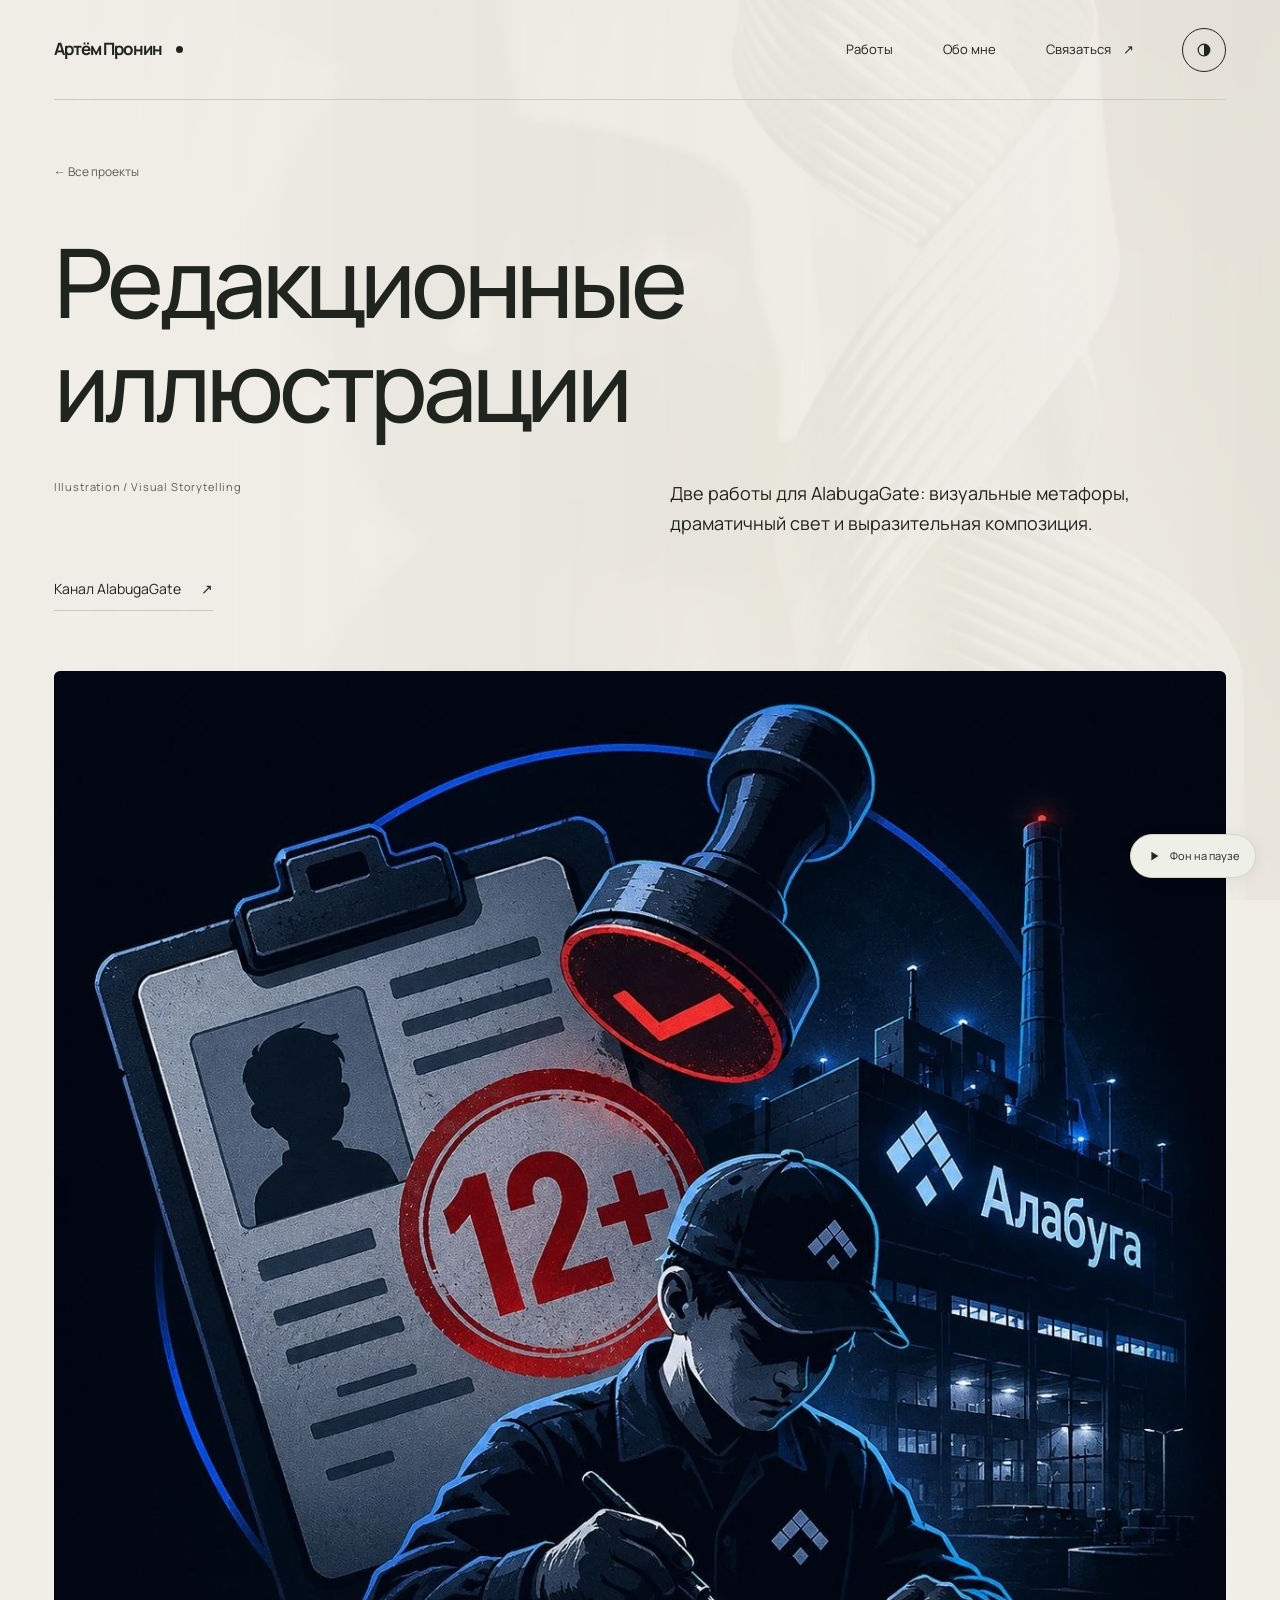
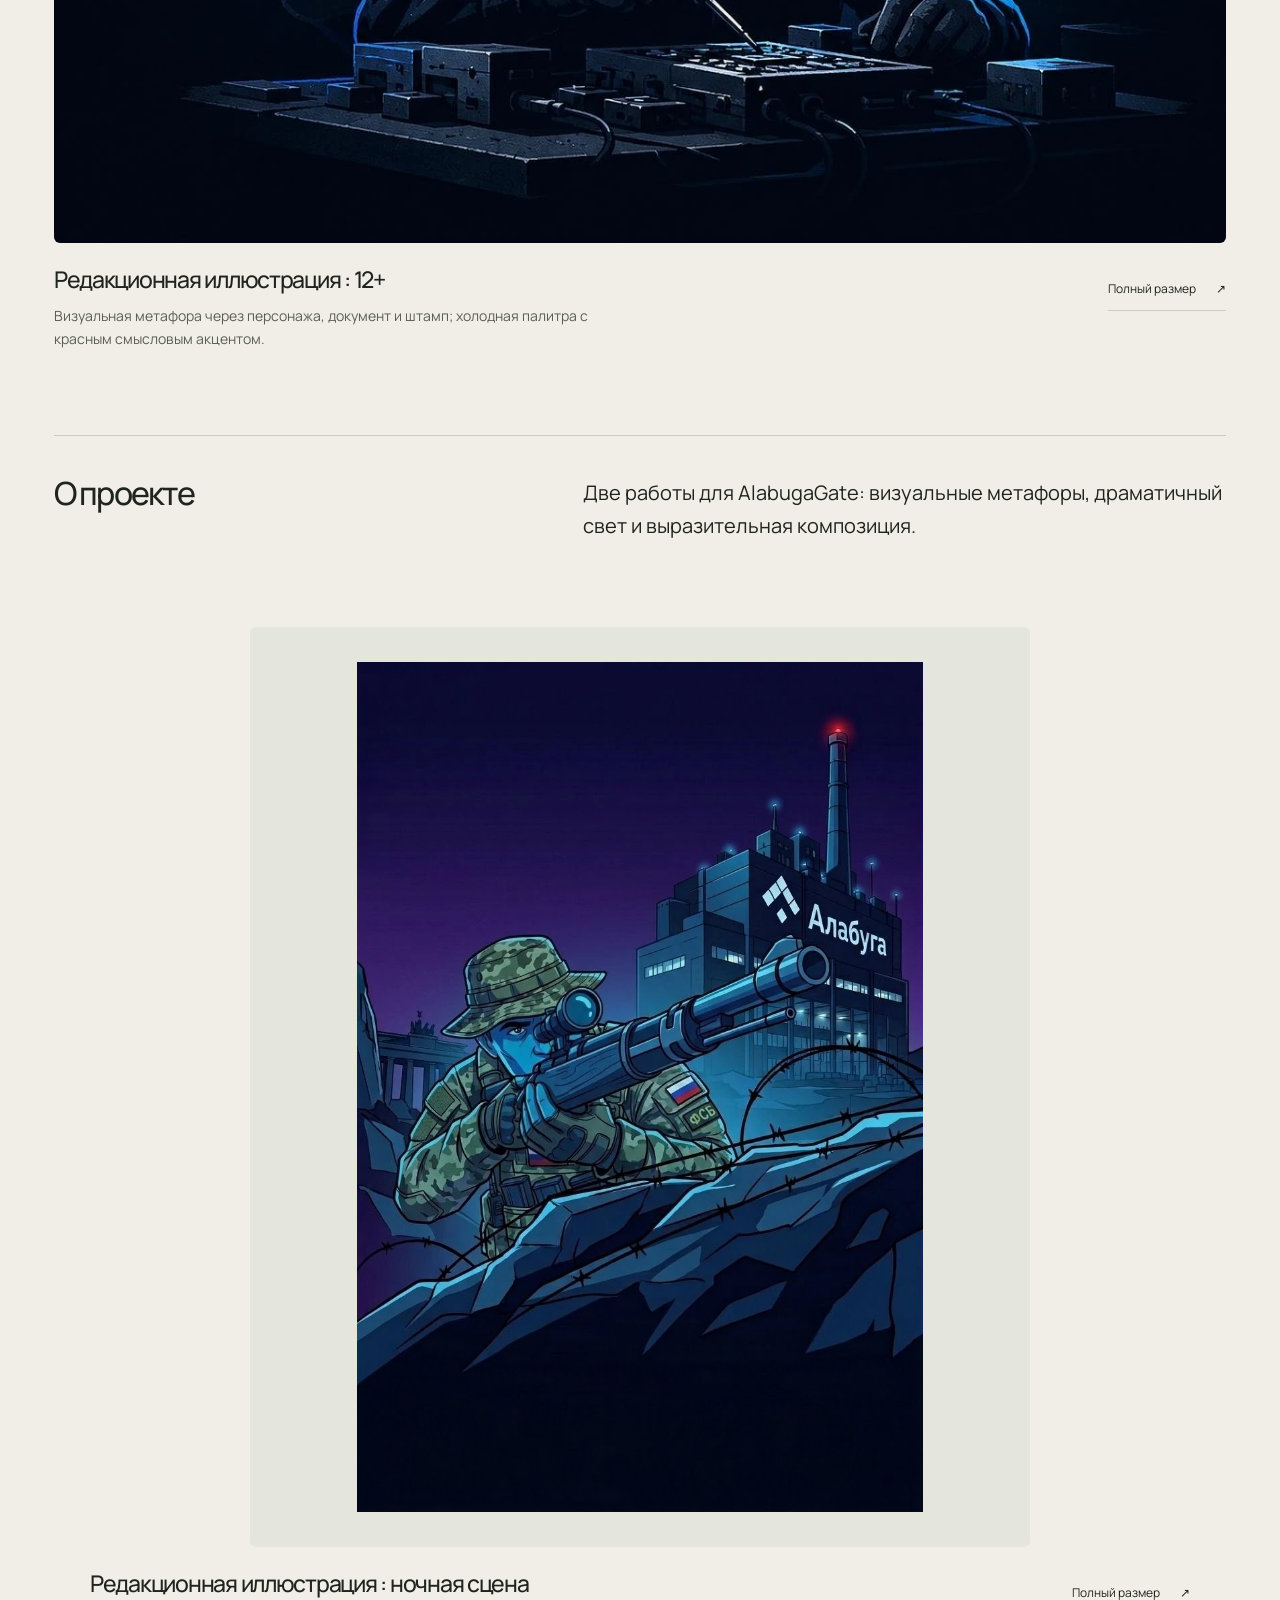
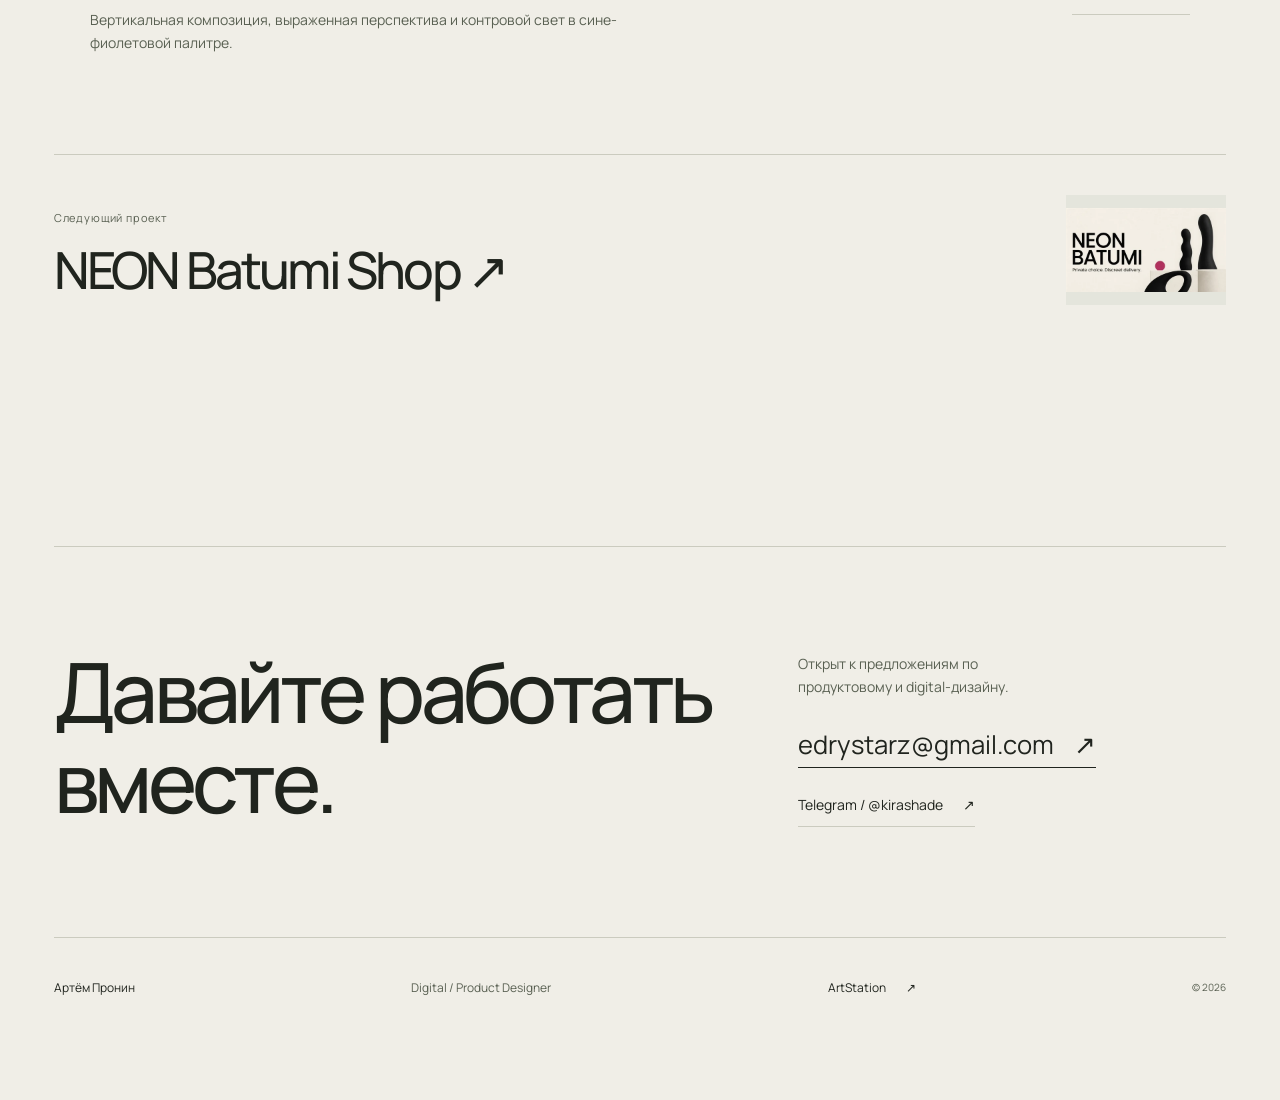
<file: design/editorial-illustrations.html>
<!doctype html>
<html lang="ru">
  <head>
    <meta charset="utf-8" />
    <meta name="viewport" content="width=device-width, initial-scale=1" />
    <meta name="color-scheme" content="light dark" />
    <title>Редакционные иллюстрации | Артём Пронин</title>
    <meta
      name="description"
      content="Две работы для AlabugaGate: визуальные метафоры, драматичный свет и выразительная композиция."
    />
    <meta
      property="og:title"
      content="Редакционные иллюстрации | Артём Пронин"
    />
    <meta
      property="og:description"
      content="Две работы для AlabugaGate: визуальные метафоры, драматичный свет и выразительная композиция."
    />
    <meta property="og:type" content="website" />
    <meta
      property="og:image"
      content="https://edrystarz.github.io/artem-pronin-portfolio-public/design/assets/images/editorial-worker-1254.webp"
    />
    <link rel="icon" href="assets/favicon.svg" type="image/svg+xml" />
    <link
      rel="preload"
      href="assets/fonts/manrope-latin.woff2"
      as="font"
      type="font/woff2"
      crossorigin
    />
    <link
      rel="preload"
      href="assets/fonts/manrope-cyrillic.woff2"
      as="font"
      type="font/woff2"
      crossorigin
    />
    <link rel="stylesheet" href="assets/fonts/manrope.css" />
    <script src="assets/theme.js"></script>
    <link rel="stylesheet" href="assets/site.css" />
    <script src="assets/site.js" defer></script>
    <link rel="stylesheet" href="assets/motion.css" />
    <script src="assets/motion.js" defer></script>
  </head>
  <body>
    <div class="ambient" aria-hidden="true"></div>
    <a href="#main" class="skip-link">К содержанию</a>
    <header class="site-header wrap">
      <a class="wordmark" href="index.html" aria-label="Артём Пронин, главная"
        >Артём Пронин<span class="wordmark-rule" aria-hidden="true"></span
      ></a>
      <nav id="site-nav" aria-label="Основная навигация">
        <a href="index.html#work">Работы</a
        ><a href="index.html#about">Обо мне</a
        ><a href="index.html#contact"
          >Связаться <span class="arrow" aria-hidden="true">↗</span></a
        >
      </nav>
      <div class="header-controls">
        <button
          class="theme-toggle"
          type="button"
          aria-label="Тёмная тема"
          aria-pressed="false"
          hidden
        >
          <svg viewBox="0 0 24 24" aria-hidden="true">
            <circle
              cx="12"
              cy="12"
              r="7"
              fill="none"
              stroke="currentColor"
              stroke-width="1.4"
            />
            <path d="M12 5a7 7 0 0 1 0 14Z" fill="currentColor" />
          </svg></button
        ><button
          class="menu-toggle"
          type="button"
          aria-label="Открыть меню"
          aria-expanded="false"
          aria-controls="site-nav"
          hidden
        >
          <span></span><span></span>
        </button>
      </div>
    </header>
    <main id="main" class="wrap">
      <header class="case-header">
        <a class="back-link" href="index.html#work">← Все проекты</a>
        <h1>Редакционные иллюстрации</h1>
        <div class="case-intro">
          <p class="discipline">Illustration / Visual Storytelling</p>
          <p>
            Две работы для AlabugaGate: визуальные метафоры, драматичный свет и
            выразительная композиция.
          </p>
        </div>
        <nav class="case-links" aria-label="Ссылки проекта">
          <a
            class="text-link"
            href="https://t.me/alabuga_war_bloggers"
            target="_blank"
            rel="noopener noreferrer"
            >Канал AlabugaGate
            <span class="arrow" aria-hidden="true">↗</span></a
          >
        </nav>
      </header>
      <figure class="case-figure case-main">
        <a
          href="assets/images/editorial-worker-1254.webp"
          target="_blank"
          rel="noopener noreferrer"
          aria-label="Редакционная иллюстрация : 12+: открыть в полном размере"
          ><img
            src="assets/images/editorial-worker-1254.webp"
            srcset="
              assets/images/editorial-worker-480.webp   480w,
              assets/images/editorial-worker-960.webp   960w,
              assets/images/editorial-worker-1254.webp 1254w
            "
            sizes="(max-width: 767px) 90vw, 85vw"
            width="1254"
            height="1254"
            alt="Редакционная иллюстрация : 12+"
            loading="eager"
            decoding="async"
            fetchpriority="high"
        /></a>
        <figcaption>
          <div>
            <h2>Редакционная иллюстрация : 12+</h2>
            <p>
              Визуальная метафора через персонажа, документ и штамп; холодная
              палитра с красным смысловым акцентом.
            </p>
          </div>
          <a class="text-link" href="assets/images/editorial-worker-1254.webp"
            >Полный размер <span class="arrow" aria-hidden="true">↗</span></a
          >
        </figcaption>
      </figure>
      <section class="case-overview">
        <h2>О проекте</h2>
        <p>
          Две работы для AlabugaGate: визуальные метафоры, драматичный свет и
          выразительная композиция.
        </p>
      </section>
      <figure class="case-figure case-portrait">
        <a
          href="assets/images/editorial-night-843.webp"
          target="_blank"
          rel="noopener noreferrer"
          aria-label="Редакционная иллюстрация : ночная сцена: открыть в полном размере"
          ><img
            src="assets/images/editorial-night-843.webp"
            srcset="
              assets/images/editorial-night-480.webp 480w,
              assets/images/editorial-night-843.webp 843w
            "
            sizes="(max-width: 767px) 90vw, 85vw"
            width="843"
            height="1264"
            alt="Редакционная иллюстрация : ночная сцена"
            loading="lazy"
            decoding="async"
        /></a>
        <figcaption>
          <div>
            <h2>Редакционная иллюстрация : ночная сцена</h2>
            <p>
              Вертикальная композиция, выраженная перспектива и контровой свет в
              сине-фиолетовой палитре.
            </p>
          </div>
          <a class="text-link" href="assets/images/editorial-night-843.webp"
            >Полный размер <span class="arrow" aria-hidden="true">↗</span></a
          >
        </figcaption>
      </figure>
      <nav class="next-project" aria-label="Следующий проект">
        <a href="neon.html"
          ><div>
            <span class="discipline">Следующий проект</span>
            <h2>
              NEON Batumi Shop <span class="arrow" aria-hidden="true">↗</span>
            </h2>
          </div>
          <img
            src="assets/images/neon-1200.webp"
            srcset="
              assets/images/neon-480.webp   480w,
              assets/images/neon-960.webp   960w,
              assets/images/neon-1200.webp 1200w
            "
            sizes="150px"
            width="1200"
            height="630"
            alt="NEON Batumi Shop"
            loading="lazy"
            decoding="async"
        /></a>
      </nav>
      <section
        class="contact section"
        id="contact"
        aria-labelledby="contact-title"
      >
        <h2 id="contact-title">Давайте работать<br />вместе.</h2>
        <div class="contact-side">
          <p>Открыт к предложениям по<br />продуктовому и digital-дизайну.</p>
          <div class="contact-links">
            <a class="contact-mail" href="mailto:edrystarz@gmail.com"
              >edrystarz@gmail.com
              <span class="arrow" aria-hidden="true">↗</span></a
            ><a
              class="text-link"
              href="https://t.me/kirashade"
              target="_blank"
              rel="noopener noreferrer"
              >Telegram / @kirashade
              <span class="arrow" aria-hidden="true">↗</span></a
            >
          </div>
        </div>
      </section>
    </main>
    <footer class="site-footer wrap">
      <a href="index.html">Артём Пронин</a
      ><span>Digital / Product Designer</span
      ><a
        class="text-link"
        href="https://www.artstation.com/kirashade"
        target="_blank"
        rel="noopener noreferrer"
        >ArtStation <span class="arrow" aria-hidden="true">↗</span></a
      ><small>© 2026</small>
    </footer>
    <button
      class="motion-toggle"
      type="button"
      aria-label="Анимация фона"
      aria-pressed="true"
      hidden
    >
      <svg viewBox="0 0 16 16" aria-hidden="true">
        <g class="pause-icon">
          <rect x="4" y="3" width="3" height="10" rx="1" />
          <rect x="9" y="3" width="3" height="10" rx="1" />
        </g>
        <path class="play-icon" d="M5 3 13 8 5 13Z" />
      </svg>
      <span>Фон движется</span>
    </button>
  </body>
</html>
</file>
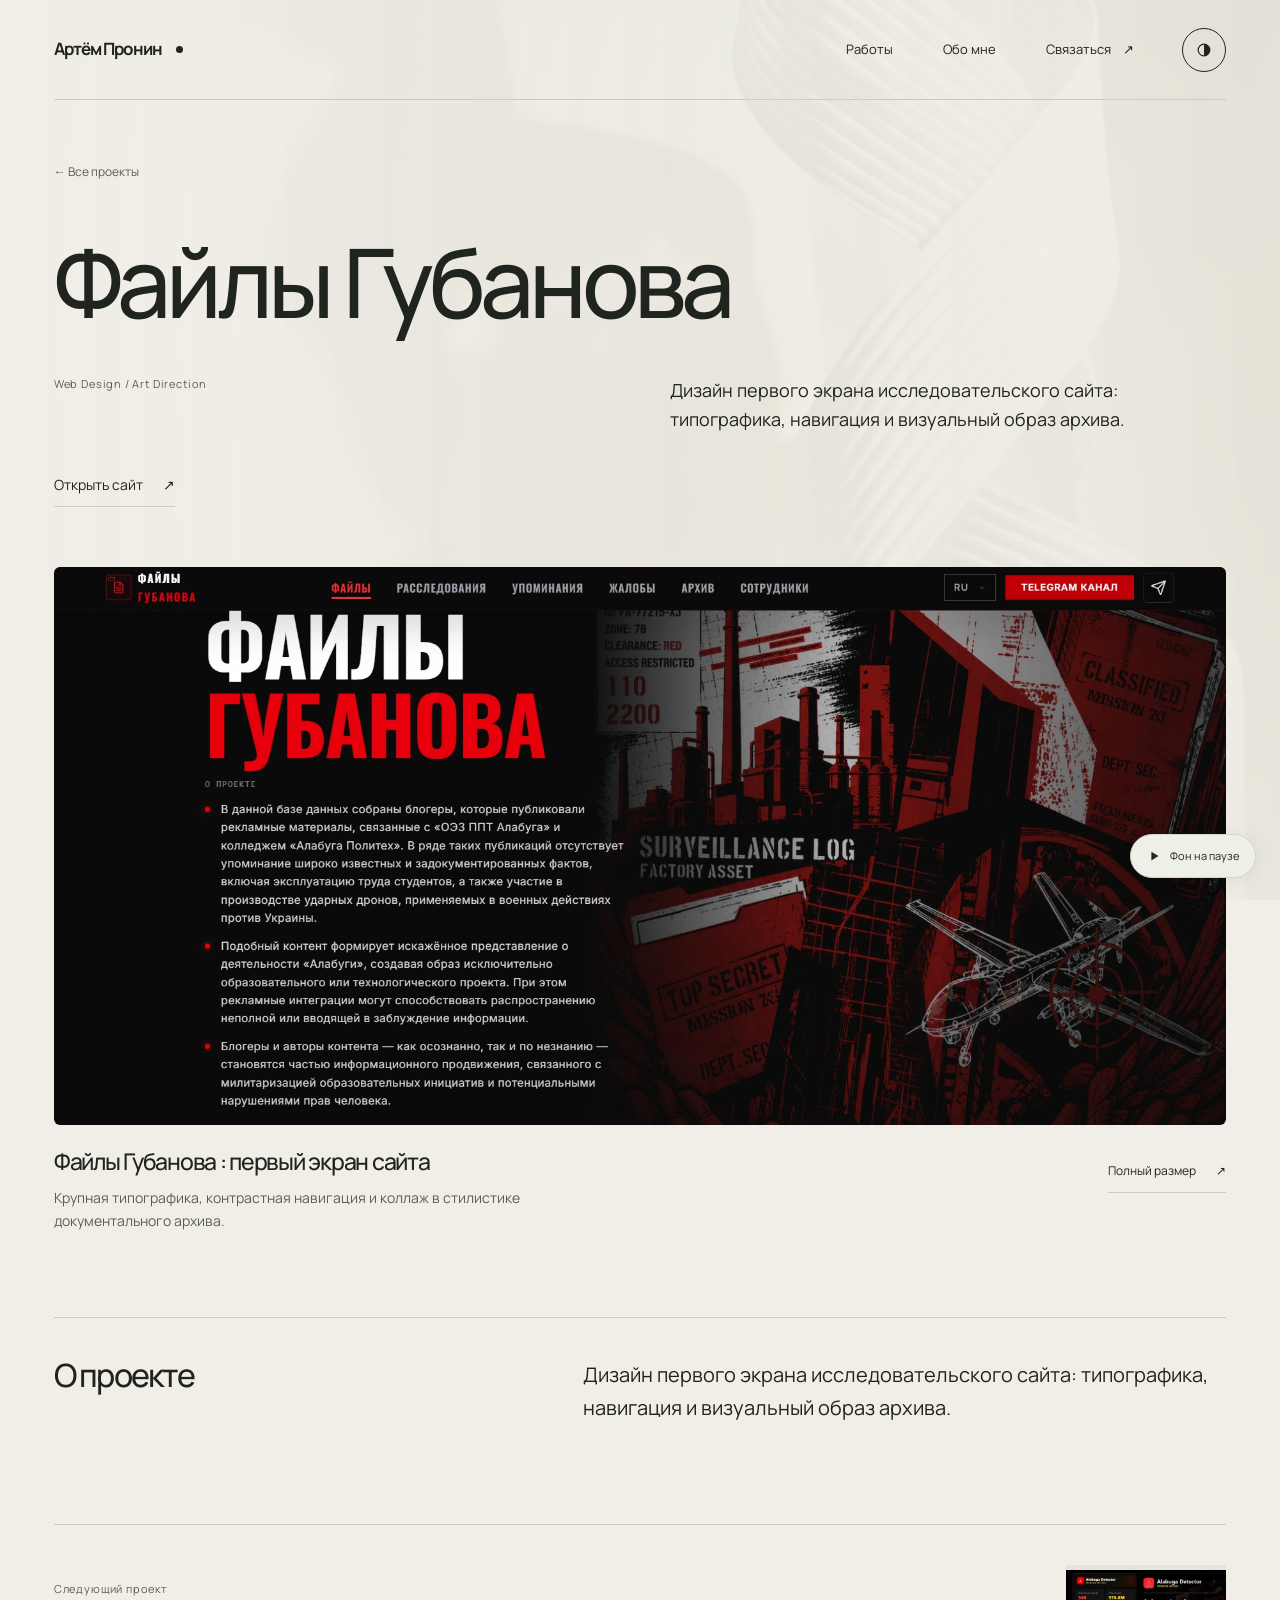
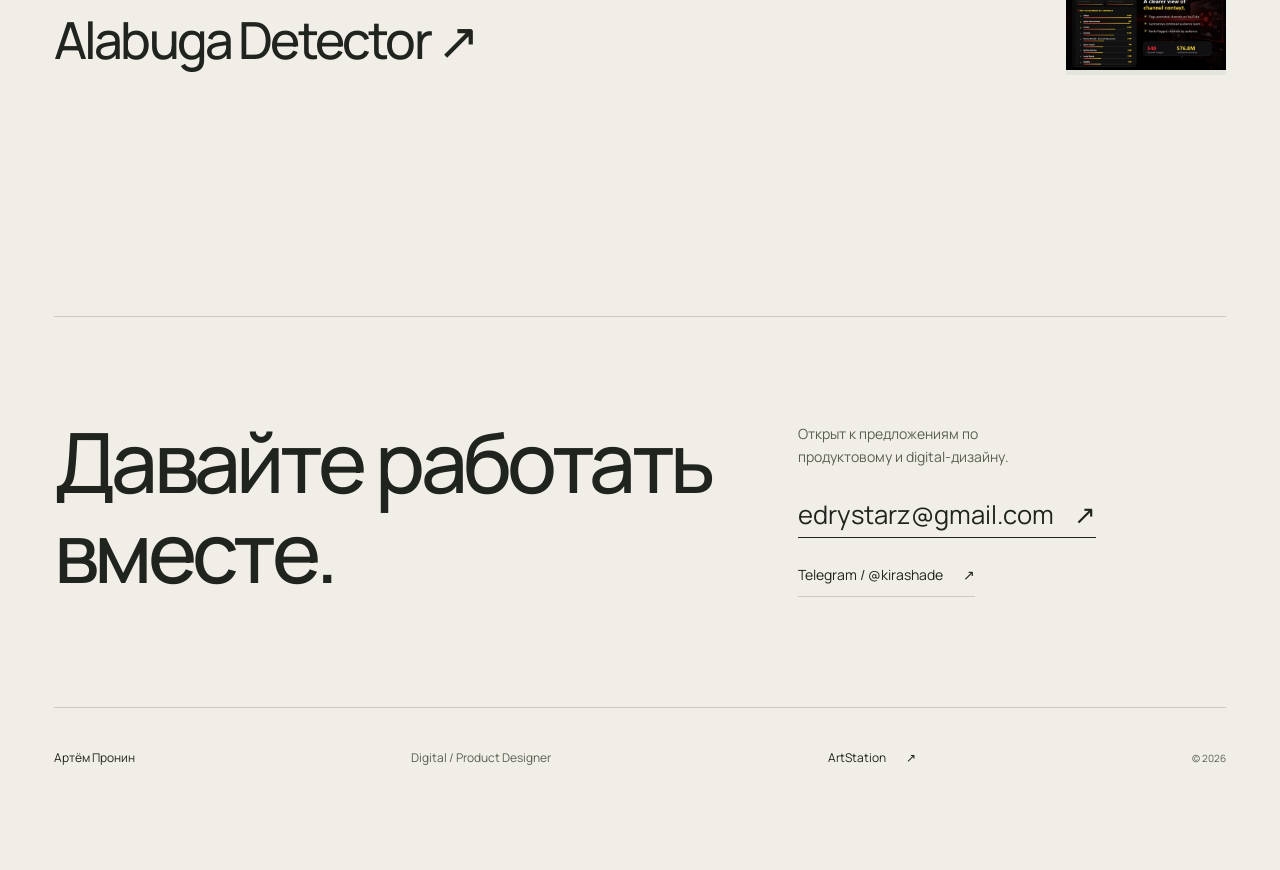
<file: design/gubanov-files.html>
<!doctype html>
<html lang="ru">
  <head>
    <meta charset="utf-8" />
    <meta name="viewport" content="width=device-width, initial-scale=1" />
    <meta name="color-scheme" content="light dark" />
    <title>Файлы Губанова | Артём Пронин</title>
    <meta
      name="description"
      content="Дизайн первого экрана исследовательского сайта: типографика, навигация и визуальный образ архива."
    />
    <meta property="og:title" content="Файлы Губанова | Артём Пронин" />
    <meta
      property="og:description"
      content="Дизайн первого экрана исследовательского сайта: типографика, навигация и визуальный образ архива."
    />
    <meta property="og:type" content="website" />
    <meta
      property="og:image"
      content="https://edrystarz.github.io/artem-pronin-portfolio-public/design/assets/images/gubanov-site-1833.webp"
    />
    <link rel="icon" href="assets/favicon.svg" type="image/svg+xml" />
    <link
      rel="preload"
      href="assets/fonts/manrope-latin.woff2"
      as="font"
      type="font/woff2"
      crossorigin
    />
    <link
      rel="preload"
      href="assets/fonts/manrope-cyrillic.woff2"
      as="font"
      type="font/woff2"
      crossorigin
    />
    <link rel="stylesheet" href="assets/fonts/manrope.css" />
    <script src="assets/theme.js"></script>
    <link rel="stylesheet" href="assets/site.css" />
    <script src="assets/site.js" defer></script>
    <link rel="stylesheet" href="assets/motion.css" />
    <script src="assets/motion.js" defer></script>
  </head>
  <body>
    <div class="ambient" aria-hidden="true"></div>
    <a href="#main" class="skip-link">К содержанию</a>
    <header class="site-header wrap">
      <a class="wordmark" href="index.html" aria-label="Артём Пронин, главная"
        >Артём Пронин<span class="wordmark-rule" aria-hidden="true"></span
      ></a>
      <nav id="site-nav" aria-label="Основная навигация">
        <a href="index.html#work">Работы</a
        ><a href="index.html#about">Обо мне</a
        ><a href="index.html#contact"
          >Связаться <span class="arrow" aria-hidden="true">↗</span></a
        >
      </nav>
      <div class="header-controls">
        <button
          class="theme-toggle"
          type="button"
          aria-label="Тёмная тема"
          aria-pressed="false"
          hidden
        >
          <svg viewBox="0 0 24 24" aria-hidden="true">
            <circle
              cx="12"
              cy="12"
              r="7"
              fill="none"
              stroke="currentColor"
              stroke-width="1.4"
            />
            <path d="M12 5a7 7 0 0 1 0 14Z" fill="currentColor" />
          </svg></button
        ><button
          class="menu-toggle"
          type="button"
          aria-label="Открыть меню"
          aria-expanded="false"
          aria-controls="site-nav"
          hidden
        >
          <span></span><span></span>
        </button>
      </div>
    </header>
    <main id="main" class="wrap">
      <header class="case-header">
        <a class="back-link" href="index.html#work">← Все проекты</a>
        <h1>Файлы Губанова</h1>
        <div class="case-intro">
          <p class="discipline">Web Design / Art Direction</p>
          <p>
            Дизайн первого экрана исследовательского сайта: типографика,
            навигация и визуальный образ архива.
          </p>
        </div>
        <nav class="case-links" aria-label="Ссылки проекта">
          <a
            class="text-link"
            href="https://gubanovfiles.com/"
            target="_blank"
            rel="noopener noreferrer"
            >Открыть сайт <span class="arrow" aria-hidden="true">↗</span></a
          >
        </nav>
      </header>
      <figure class="case-figure case-main">
        <a
          href="assets/images/gubanov-site-1833.webp"
          target="_blank"
          rel="noopener noreferrer"
          aria-label="Файлы Губанова : первый экран сайта: открыть в полном размере"
          ><img
            src="assets/images/gubanov-site-1833.webp"
            srcset="
              assets/images/gubanov-site-480.webp   480w,
              assets/images/gubanov-site-960.webp   960w,
              assets/images/gubanov-site-1833.webp 1833w
            "
            sizes="(max-width: 767px) 90vw, 85vw"
            width="1833"
            height="873"
            alt="Файлы Губанова : первый экран сайта"
            loading="eager"
            decoding="async"
            fetchpriority="high"
        /></a>
        <figcaption>
          <div>
            <h2>Файлы Губанова : первый экран сайта</h2>
            <p>
              Крупная типографика, контрастная навигация и коллаж в стилистике
              документального архива.
            </p>
          </div>
          <a class="text-link" href="assets/images/gubanov-site-1833.webp"
            >Полный размер <span class="arrow" aria-hidden="true">↗</span></a
          >
        </figcaption>
      </figure>
      <section class="case-overview">
        <h2>О проекте</h2>
        <p>
          Дизайн первого экрана исследовательского сайта: типографика, навигация
          и визуальный образ архива.
        </p>
      </section>
      <nav class="next-project" aria-label="Следующий проект">
        <a href="browser-extensions.html"
          ><div>
            <span class="discipline">Следующий проект</span>
            <h2>
              Alabuga Detector <span class="arrow" aria-hidden="true">↗</span>
            </h2>
          </div>
          <img
            src="assets/images/detector-promo-1280.webp"
            srcset="
              assets/images/detector-promo-480.webp   480w,
              assets/images/detector-promo-960.webp   960w,
              assets/images/detector-promo-1280.webp 1280w
            "
            sizes="150px"
            width="1280"
            height="800"
            alt="Alabuga Detector"
            loading="lazy"
            decoding="async"
        /></a>
      </nav>
      <section
        class="contact section"
        id="contact"
        aria-labelledby="contact-title"
      >
        <h2 id="contact-title">Давайте работать<br />вместе.</h2>
        <div class="contact-side">
          <p>Открыт к предложениям по<br />продуктовому и digital-дизайну.</p>
          <div class="contact-links">
            <a class="contact-mail" href="mailto:edrystarz@gmail.com"
              >edrystarz@gmail.com
              <span class="arrow" aria-hidden="true">↗</span></a
            ><a
              class="text-link"
              href="https://t.me/kirashade"
              target="_blank"
              rel="noopener noreferrer"
              >Telegram / @kirashade
              <span class="arrow" aria-hidden="true">↗</span></a
            >
          </div>
        </div>
      </section>
    </main>
    <footer class="site-footer wrap">
      <a href="index.html">Артём Пронин</a
      ><span>Digital / Product Designer</span
      ><a
        class="text-link"
        href="https://www.artstation.com/kirashade"
        target="_blank"
        rel="noopener noreferrer"
        >ArtStation <span class="arrow" aria-hidden="true">↗</span></a
      ><small>© 2026</small>
    </footer>
    <button
      class="motion-toggle"
      type="button"
      aria-label="Анимация фона"
      aria-pressed="true"
      hidden
    >
      <svg viewBox="0 0 16 16" aria-hidden="true">
        <g class="pause-icon">
          <rect x="4" y="3" width="3" height="10" rx="1" />
          <rect x="9" y="3" width="3" height="10" rx="1" />
        </g>
        <path class="play-icon" d="M5 3 13 8 5 13Z" />
      </svg>
      <span>Фон движется</span>
    </button>
  </body>
</html>
</file>
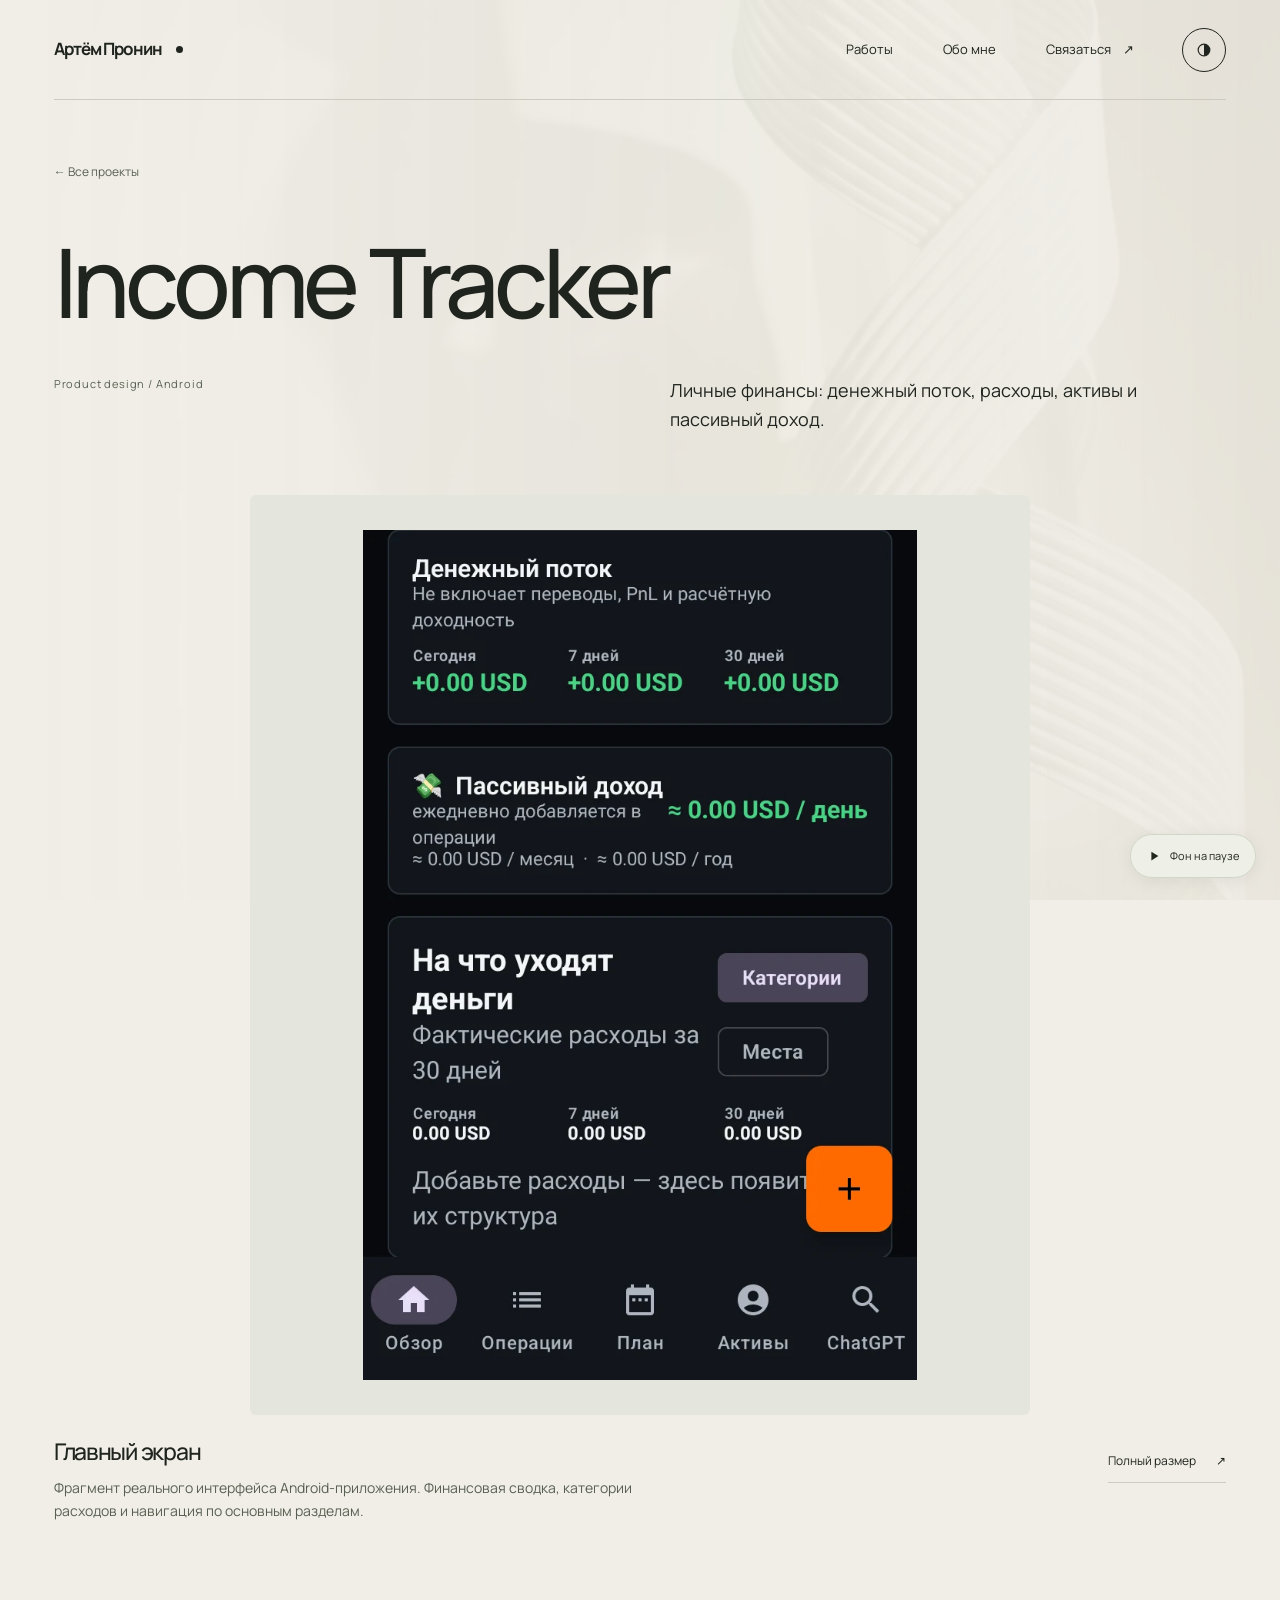
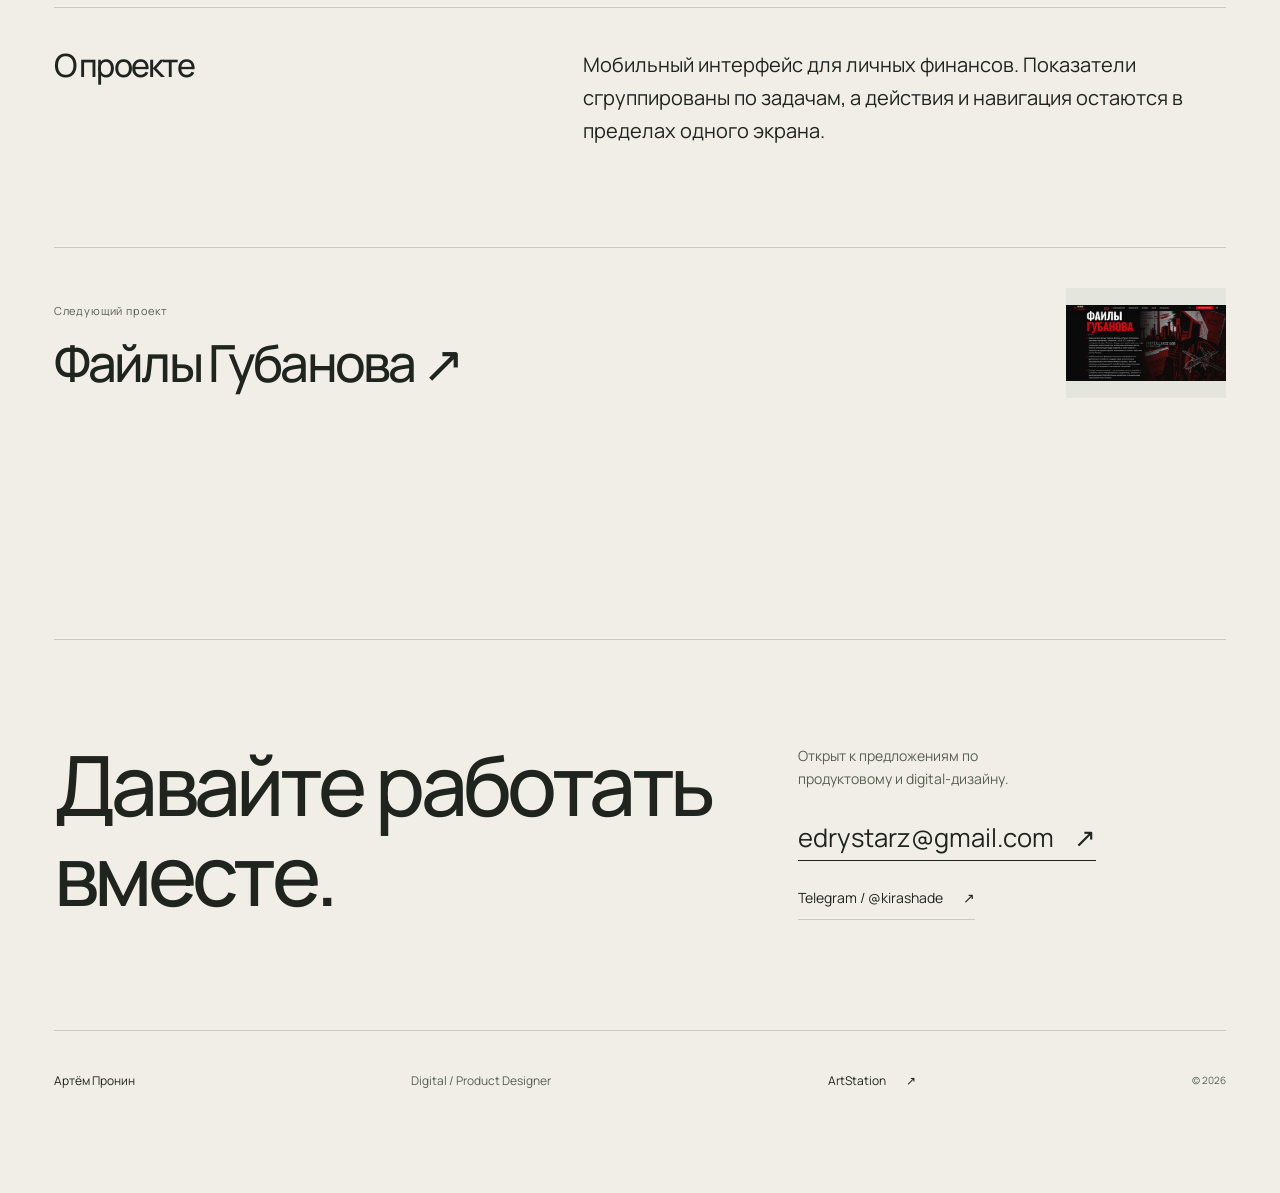
<file: design/income-tracker.html>
<!doctype html>
<html lang="ru">
  <head>
    <meta charset="utf-8" />
    <meta name="viewport" content="width=device-width, initial-scale=1" />
    <meta name="color-scheme" content="light dark" />
    <title>Income Tracker | Артём Пронин</title>
    <meta
      name="description"
      content="Личные финансы: денежный поток, расходы, активы и пассивный доход."
    />
    <meta property="og:title" content="Income Tracker | Артём Пронин" />
    <meta
      property="og:description"
      content="Личные финансы: денежный поток, расходы, активы и пассивный доход."
    />
    <meta property="og:type" content="website" />
    <meta
      property="og:image"
      content="https://edrystarz.github.io/artem-pronin-portfolio-public/design/assets/images/income-720.webp"
    />
    <link rel="icon" href="assets/favicon.svg" type="image/svg+xml" />
    <link
      rel="preload"
      href="assets/fonts/manrope-latin.woff2"
      as="font"
      type="font/woff2"
      crossorigin
    />
    <link
      rel="preload"
      href="assets/fonts/manrope-cyrillic.woff2"
      as="font"
      type="font/woff2"
      crossorigin
    />
    <link rel="stylesheet" href="assets/fonts/manrope.css" />
    <script src="assets/theme.js"></script>
    <link rel="stylesheet" href="assets/site.css" />
    <script src="assets/site.js" defer></script>
    <link rel="stylesheet" href="assets/motion.css" />
    <script src="assets/motion.js" defer></script>
  </head>
  <body>
    <div class="ambient" aria-hidden="true"></div>
    <a href="#main" class="skip-link">К содержанию</a>
    <header class="site-header wrap">
      <a class="wordmark" href="index.html" aria-label="Артём Пронин, главная"
        >Артём Пронин<span class="wordmark-rule" aria-hidden="true"></span
      ></a>
      <nav id="site-nav" aria-label="Основная навигация">
        <a href="index.html#work">Работы</a
        ><a href="index.html#about">Обо мне</a
        ><a href="index.html#contact"
          >Связаться <span class="arrow" aria-hidden="true">↗</span></a
        >
      </nav>
      <div class="header-controls">
        <button
          class="theme-toggle"
          type="button"
          aria-label="Тёмная тема"
          aria-pressed="false"
          hidden
        >
          <svg viewBox="0 0 24 24" aria-hidden="true">
            <circle
              cx="12"
              cy="12"
              r="7"
              fill="none"
              stroke="currentColor"
              stroke-width="1.4"
            />
            <path d="M12 5a7 7 0 0 1 0 14Z" fill="currentColor" />
          </svg></button
        ><button
          class="menu-toggle"
          type="button"
          aria-label="Открыть меню"
          aria-expanded="false"
          aria-controls="site-nav"
          hidden
        >
          <span></span><span></span>
        </button>
      </div>
    </header>
    <main id="main" class="wrap">
      <header class="case-header">
        <a class="back-link" href="index.html#work">← Все проекты</a>
        <h1>Income Tracker</h1>
        <div class="case-intro">
          <p class="discipline">Product design / Android</p>
          <p>
            Личные финансы: денежный поток, расходы, активы и пассивный доход.
          </p>
        </div>
      </header>
      <figure class="case-figure case-portrait case-main">
        <a
          href="assets/images/income-720.webp"
          target="_blank"
          rel="noopener noreferrer"
          aria-label="Главный экран: открыть в полном размере"
          ><img
            src="assets/images/income-720.webp"
            srcset="
              assets/images/income-480.webp 480w,
              assets/images/income-720.webp 720w
            "
            sizes="(max-width: 767px) 90vw, 85vw"
            width="720"
            height="1103"
            alt="Главный экран"
            loading="eager"
            decoding="async"
            fetchpriority="high"
        /></a>
        <figcaption>
          <div>
            <h2>Главный экран</h2>
            <p>
              Фрагмент реального интерфейса Android-приложения. Финансовая
              сводка, категории расходов и навигация по основным разделам.
            </p>
          </div>
          <a class="text-link" href="assets/images/income-720.webp"
            >Полный размер <span class="arrow" aria-hidden="true">↗</span></a
          >
        </figcaption>
      </figure>
      <section class="case-overview">
        <h2>О проекте</h2>
        <p>
          Мобильный интерфейс для личных финансов. Показатели сгруппированы по
          задачам, а действия и навигация остаются в пределах одного экрана.
        </p>
      </section>
      <nav class="next-project" aria-label="Следующий проект">
        <a href="gubanov-files.html"
          ><div>
            <span class="discipline">Следующий проект</span>
            <h2>
              Файлы Губанова <span class="arrow" aria-hidden="true">↗</span>
            </h2>
          </div>
          <img
            src="assets/images/gubanov-site-1833.webp"
            srcset="
              assets/images/gubanov-site-480.webp   480w,
              assets/images/gubanov-site-960.webp   960w,
              assets/images/gubanov-site-1833.webp 1833w
            "
            sizes="150px"
            width="1833"
            height="873"
            alt="Файлы Губанова"
            loading="lazy"
            decoding="async"
        /></a>
      </nav>
      <section
        class="contact section"
        id="contact"
        aria-labelledby="contact-title"
      >
        <h2 id="contact-title">Давайте работать<br />вместе.</h2>
        <div class="contact-side">
          <p>Открыт к предложениям по<br />продуктовому и digital-дизайну.</p>
          <div class="contact-links">
            <a class="contact-mail" href="mailto:edrystarz@gmail.com"
              >edrystarz@gmail.com
              <span class="arrow" aria-hidden="true">↗</span></a
            ><a
              class="text-link"
              href="https://t.me/kirashade"
              target="_blank"
              rel="noopener noreferrer"
              >Telegram / @kirashade
              <span class="arrow" aria-hidden="true">↗</span></a
            >
          </div>
        </div>
      </section>
    </main>
    <footer class="site-footer wrap">
      <a href="index.html">Артём Пронин</a
      ><span>Digital / Product Designer</span
      ><a
        class="text-link"
        href="https://www.artstation.com/kirashade"
        target="_blank"
        rel="noopener noreferrer"
        >ArtStation <span class="arrow" aria-hidden="true">↗</span></a
      ><small>© 2026</small>
    </footer>
    <button
      class="motion-toggle"
      type="button"
      aria-label="Анимация фона"
      aria-pressed="true"
      hidden
    >
      <svg viewBox="0 0 16 16" aria-hidden="true">
        <g class="pause-icon">
          <rect x="4" y="3" width="3" height="10" rx="1" />
          <rect x="9" y="3" width="3" height="10" rx="1" />
        </g>
        <path class="play-icon" d="M5 3 13 8 5 13Z" />
      </svg>
      <span>Фон движется</span>
    </button>
  </body>
</html>
</file>
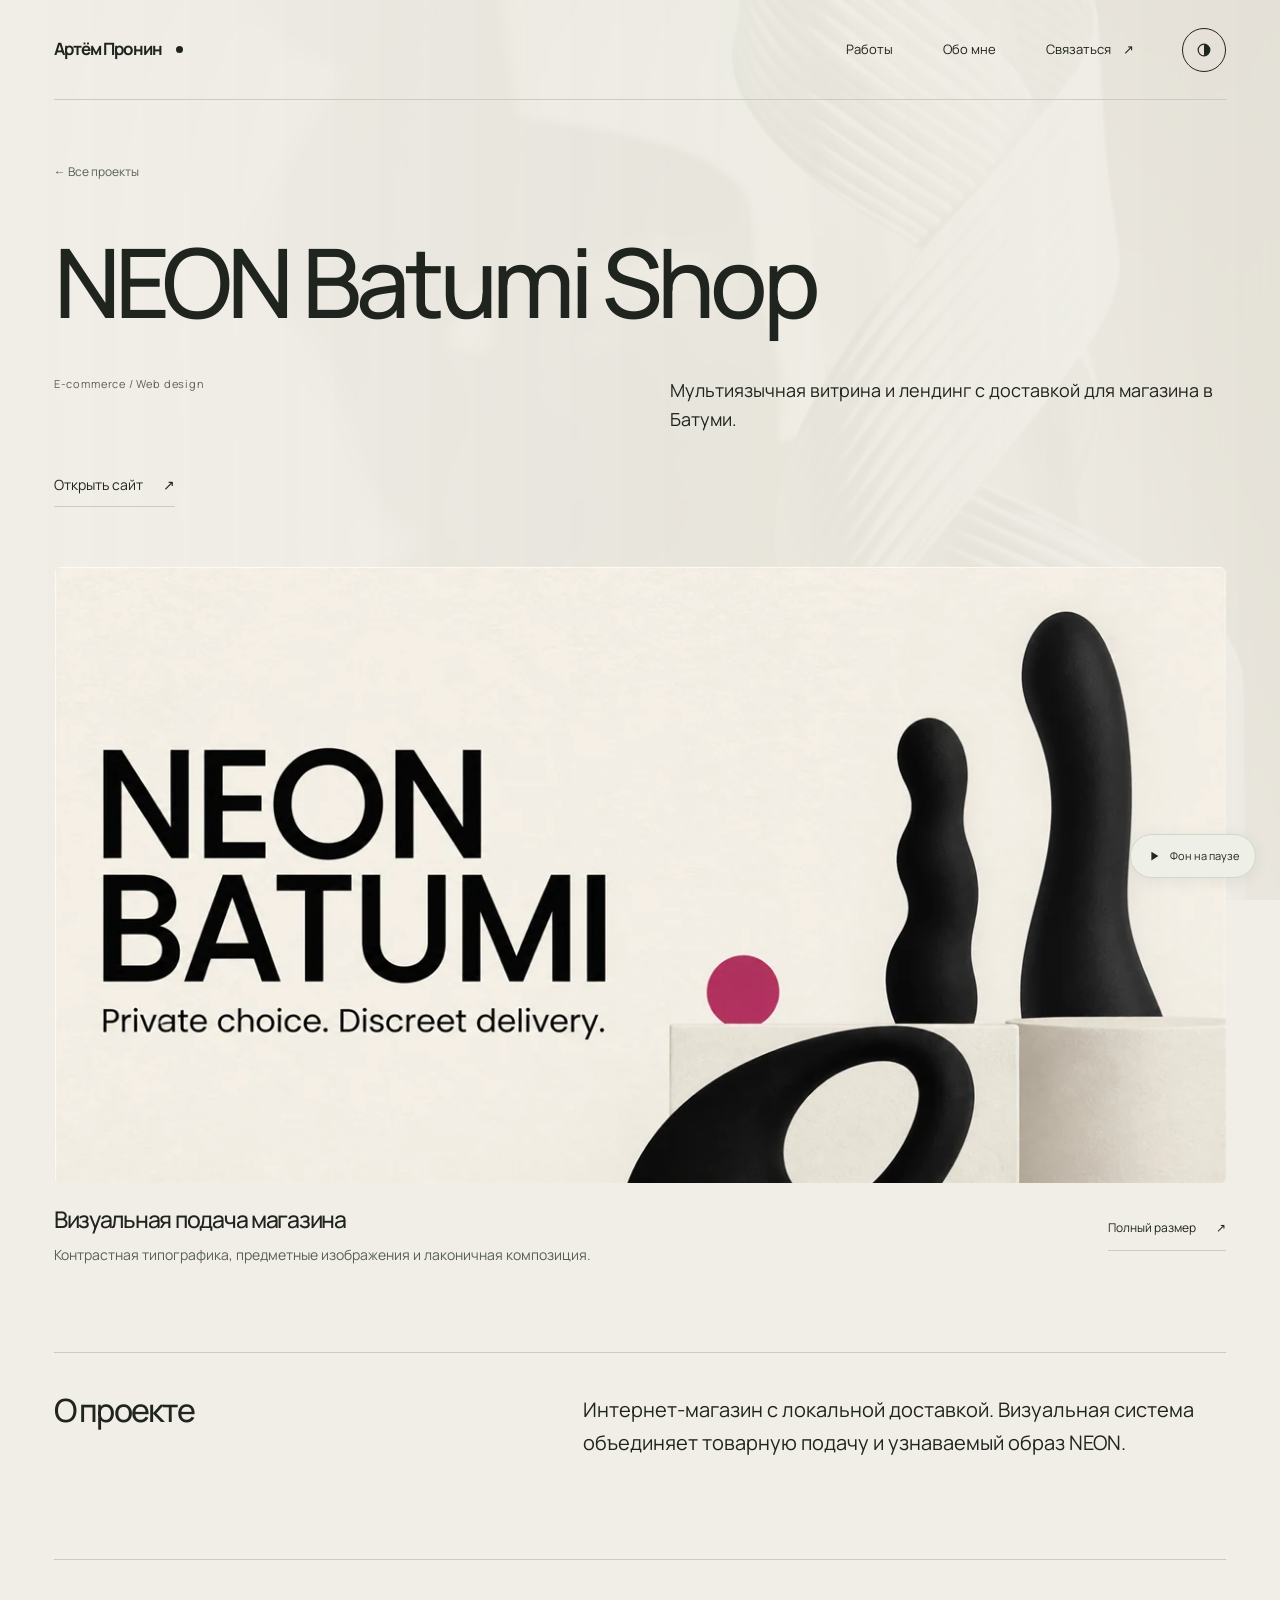
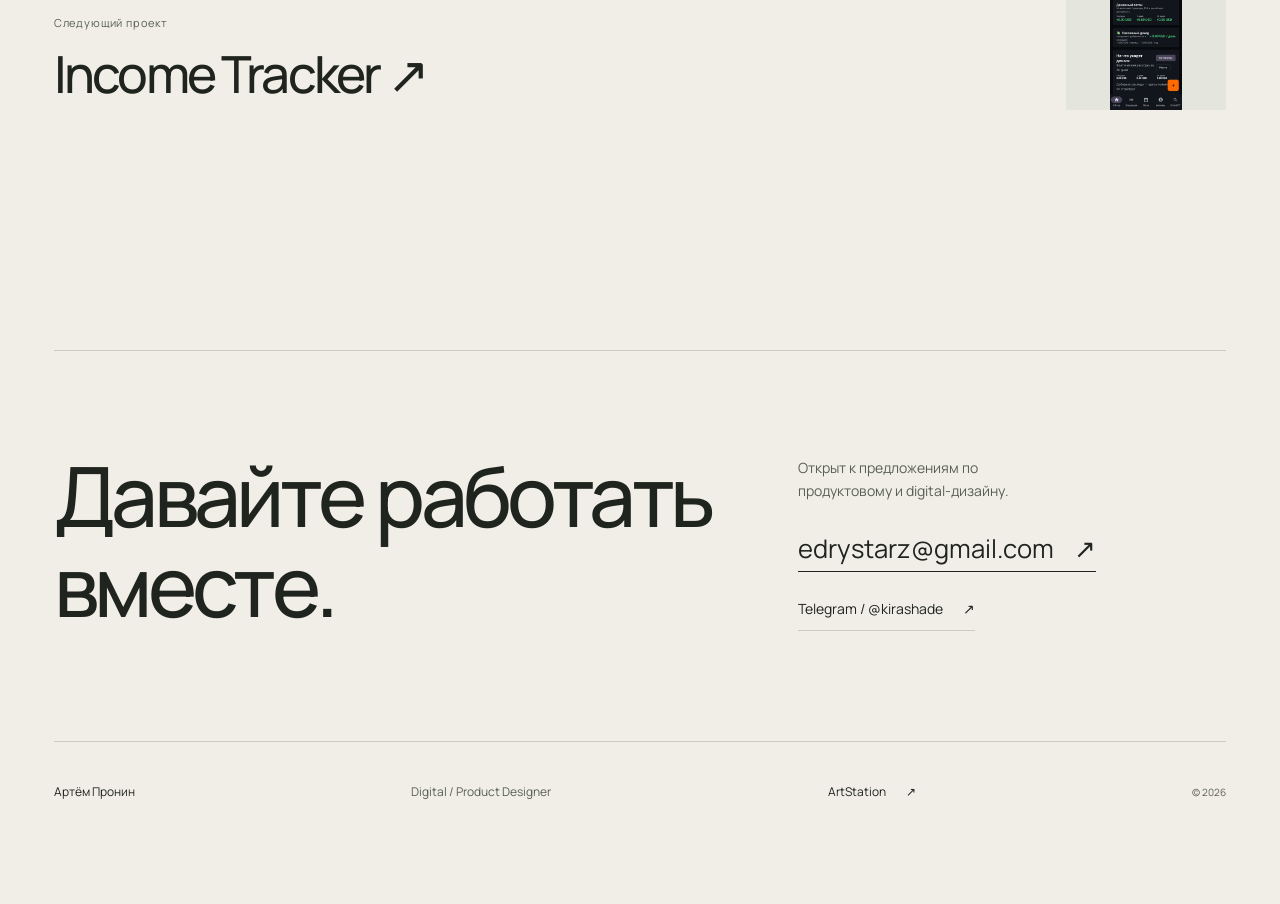
<file: design/neon.html>
<!doctype html>
<html lang="ru">
  <head>
    <meta charset="utf-8" />
    <meta name="viewport" content="width=device-width, initial-scale=1" />
    <meta name="color-scheme" content="light dark" />
    <title>NEON Batumi Shop | Артём Пронин</title>
    <meta
      name="description"
      content="Мультиязычная витрина и лендинг с доставкой для магазина в Батуми."
    />
    <meta property="og:title" content="NEON Batumi Shop | Артём Пронин" />
    <meta
      property="og:description"
      content="Мультиязычная витрина и лендинг с доставкой для магазина в Батуми."
    />
    <meta property="og:type" content="website" />
    <meta
      property="og:image"
      content="https://edrystarz.github.io/artem-pronin-portfolio-public/design/assets/images/neon-1200.webp"
    />
    <link rel="icon" href="assets/favicon.svg" type="image/svg+xml" />
    <link
      rel="preload"
      href="assets/fonts/manrope-latin.woff2"
      as="font"
      type="font/woff2"
      crossorigin
    />
    <link
      rel="preload"
      href="assets/fonts/manrope-cyrillic.woff2"
      as="font"
      type="font/woff2"
      crossorigin
    />
    <link rel="stylesheet" href="assets/fonts/manrope.css" />
    <script src="assets/theme.js"></script>
    <link rel="stylesheet" href="assets/site.css" />
    <script src="assets/site.js" defer></script>
    <link rel="stylesheet" href="assets/motion.css" />
    <script src="assets/motion.js" defer></script>
  </head>
  <body>
    <div class="ambient" aria-hidden="true"></div>
    <a href="#main" class="skip-link">К содержанию</a>
    <header class="site-header wrap">
      <a class="wordmark" href="index.html" aria-label="Артём Пронин, главная"
        >Артём Пронин<span class="wordmark-rule" aria-hidden="true"></span
      ></a>
      <nav id="site-nav" aria-label="Основная навигация">
        <a href="index.html#work">Работы</a
        ><a href="index.html#about">Обо мне</a
        ><a href="index.html#contact"
          >Связаться <span class="arrow" aria-hidden="true">↗</span></a
        >
      </nav>
      <div class="header-controls">
        <button
          class="theme-toggle"
          type="button"
          aria-label="Тёмная тема"
          aria-pressed="false"
          hidden
        >
          <svg viewBox="0 0 24 24" aria-hidden="true">
            <circle
              cx="12"
              cy="12"
              r="7"
              fill="none"
              stroke="currentColor"
              stroke-width="1.4"
            />
            <path d="M12 5a7 7 0 0 1 0 14Z" fill="currentColor" />
          </svg></button
        ><button
          class="menu-toggle"
          type="button"
          aria-label="Открыть меню"
          aria-expanded="false"
          aria-controls="site-nav"
          hidden
        >
          <span></span><span></span>
        </button>
      </div>
    </header>
    <main id="main" class="wrap">
      <header class="case-header">
        <a class="back-link" href="index.html#work">← Все проекты</a>
        <h1>NEON Batumi Shop</h1>
        <div class="case-intro">
          <p class="discipline">E-commerce / Web design</p>
          <p>
            Мультиязычная витрина и лендинг с доставкой для магазина в Батуми.
          </p>
        </div>
        <nav class="case-links" aria-label="Ссылки проекта">
          <a
            class="text-link"
            href="https://neon-batumi-shop.moggrid.workers.dev/"
            target="_blank"
            rel="noopener noreferrer"
            >Открыть сайт <span class="arrow" aria-hidden="true">↗</span></a
          >
        </nav>
      </header>
      <figure class="case-figure case-main">
        <a
          href="assets/images/neon-1200.webp"
          target="_blank"
          rel="noopener noreferrer"
          aria-label="Визуальная подача магазина: открыть в полном размере"
          ><img
            src="assets/images/neon-1200.webp"
            srcset="
              assets/images/neon-480.webp   480w,
              assets/images/neon-960.webp   960w,
              assets/images/neon-1200.webp 1200w
            "
            sizes="(max-width: 767px) 90vw, 85vw"
            width="1200"
            height="630"
            alt="Визуальная подача магазина"
            loading="eager"
            decoding="async"
            fetchpriority="high"
        /></a>
        <figcaption>
          <div>
            <h2>Визуальная подача магазина</h2>
            <p>
              Контрастная типографика, предметные изображения и лаконичная
              композиция.
            </p>
          </div>
          <a class="text-link" href="assets/images/neon-1200.webp"
            >Полный размер <span class="arrow" aria-hidden="true">↗</span></a
          >
        </figcaption>
      </figure>
      <section class="case-overview">
        <h2>О проекте</h2>
        <p>
          Интернет-магазин с локальной доставкой. Визуальная система объединяет
          товарную подачу и узнаваемый образ NEON.
        </p>
      </section>
      <nav class="next-project" aria-label="Следующий проект">
        <a href="income-tracker.html"
          ><div>
            <span class="discipline">Следующий проект</span>
            <h2>
              Income Tracker <span class="arrow" aria-hidden="true">↗</span>
            </h2>
          </div>
          <img
            src="assets/images/income-720.webp"
            srcset="
              assets/images/income-480.webp 480w,
              assets/images/income-720.webp 720w
            "
            sizes="150px"
            width="720"
            height="1103"
            alt="Income Tracker"
            loading="lazy"
            decoding="async"
        /></a>
      </nav>
      <section
        class="contact section"
        id="contact"
        aria-labelledby="contact-title"
      >
        <h2 id="contact-title">Давайте работать<br />вместе.</h2>
        <div class="contact-side">
          <p>Открыт к предложениям по<br />продуктовому и digital-дизайну.</p>
          <div class="contact-links">
            <a class="contact-mail" href="mailto:edrystarz@gmail.com"
              >edrystarz@gmail.com
              <span class="arrow" aria-hidden="true">↗</span></a
            ><a
              class="text-link"
              href="https://t.me/kirashade"
              target="_blank"
              rel="noopener noreferrer"
              >Telegram / @kirashade
              <span class="arrow" aria-hidden="true">↗</span></a
            >
          </div>
        </div>
      </section>
    </main>
    <footer class="site-footer wrap">
      <a href="index.html">Артём Пронин</a
      ><span>Digital / Product Designer</span
      ><a
        class="text-link"
        href="https://www.artstation.com/kirashade"
        target="_blank"
        rel="noopener noreferrer"
        >ArtStation <span class="arrow" aria-hidden="true">↗</span></a
      ><small>© 2026</small>
    </footer>
    <button
      class="motion-toggle"
      type="button"
      aria-label="Анимация фона"
      aria-pressed="true"
      hidden
    >
      <svg viewBox="0 0 16 16" aria-hidden="true">
        <g class="pause-icon">
          <rect x="4" y="3" width="3" height="10" rx="1" />
          <rect x="9" y="3" width="3" height="10" rx="1" />
        </g>
        <path class="play-icon" d="M5 3 13 8 5 13Z" />
      </svg>
      <span>Фон движется</span>
    </button>
  </body>
</html>
</file>
<file: design/assets/fonts/manrope.css>
@font-face {
  font-family: 'Manrope';
  font-style: normal;
  font-weight: 400 800;
  font-display: swap;
  src: url(manrope-cyrillic-ext.woff2) format('woff2');
  unicode-range: U+0460-052F, U+1C80-1C8A, U+20B4, U+2DE0-2DFF, U+A640-A69F, U+FE2E-FE2F;
}
@font-face {
  font-family: 'Manrope';
  font-style: normal;
  font-weight: 400 800;
  font-display: swap;
  src: url(manrope-cyrillic.woff2) format('woff2');
  unicode-range: U+0301, U+0400-045F, U+0490-0491, U+04B0-04B1, U+2116;
}
@font-face {
  font-family: 'Manrope';
  font-style: normal;
  font-weight: 400 800;
  font-display: swap;
  src: url(manrope-latin-ext.woff2) format('woff2');
  unicode-range: U+0100-02BA, U+02BD-02C5, U+02C7-02CC, U+02CE-02D7, U+02DD-02FF, U+0304, U+0308, U+0329, U+1D00-1DBF, U+1E00-1E9F, U+1EF2-1EFF, U+2020, U+20A0-20AB, U+20AD-20C0, U+2113, U+2C60-2C7F, U+A720-A7FF;
}
@font-face {
  font-family: 'Manrope';
  font-style: normal;
  font-weight: 400 800;
  font-display: swap;
  src: url(manrope-latin.woff2) format('woff2');
  unicode-range: U+0000-00FF, U+0131, U+0152-0153, U+02BB-02BC, U+02C6, U+02DA, U+02DC, U+0304, U+0308, U+0329, U+2000-206F, U+20AC, U+2122, U+2191, U+2193, U+2212, U+2215, U+FEFF, U+FFFD;
}
</file>
<file: design/assets/site.css>
/* Cinematic editorial system. Layers: media -1, content 0, header 10, menu 15, controls 20. */
:root {
  color-scheme: light;
  --bg: #f0eee7;
  --ink: #20241e;
  --muted: #596052;
  --line: #cbcbbf;
  --surface: #e4e5dc;
  --accent: #405333;
  --gutter: clamp(24px, 4.2vw, 88px);
  --ease: cubic-bezier(0.22, 0.68, 0, 1.01);
  --radius: 6px;
}
:root[data-theme="dark"] {
  color-scheme: dark;
  --bg: #141713;
  --ink: #f0f0e8;
  --muted: #b5bdad;
  --line: #384034;
  --surface: #22291f;
  --accent: #c2d3a7;
}
*,
:before,
:after {
  box-sizing: border-box;
}
html {
  scroll-padding-top: 32px;
}
body {
  margin: 0;
  background: var(--bg);
  color: var(--ink);
  font:
    16px/1.65 Manrope,
    Arial,
    sans-serif;
  -webkit-font-smoothing: antialiased;
  isolation: isolate;
}
a {
  color: inherit;
  text-decoration: none;
  text-underline-offset: 6px;
}
button {
  font: inherit;
  color: inherit;
  cursor: pointer;
}
a,
button {
  touch-action: manipulation;
  -webkit-tap-highlight-color: transparent;
}
a:active,
button:active {
  opacity: 0.8;
}
a:focus-visible,
button:focus-visible {
  outline: 2px solid var(--accent);
  outline-offset: 6px;
}
img {
  display: block;
  max-width: 100%;
  height: auto;
}
h1,
h2,
h3,
p,
figure,
dl,
dd {
  margin: 0;
}
h1,
h2,
h3 {
  font-weight: 500;
  line-height: 1.08;
  letter-spacing: -0.055em;
  text-wrap: balance;
}
em {
  font-family: Georgia, "Times New Roman", serif;
  font-weight: 400;
  letter-spacing: -0.06em;
}
p {
  max-width: 65ch;
}
[hidden] {
  display: none !important;
}
.wrap {
  width: calc(100% - var(--gutter) * 2);
  max-width: 1600px;
  margin-inline: auto;
}
.section {
  margin-top: clamp(96px, 11vw, 180px);
}
.section-index,
.discipline,
.hero-topline,
.hero-eyebrow,
.hero-foot {
  font-size: 11px;
  line-height: 1.5;
  letter-spacing: 0.075em;
}
.section-index {
  margin-bottom: 28px;
  color: var(--muted);
  text-transform: uppercase;
}
.discipline {
  color: var(--muted);
}
.muted {
  color: var(--muted);
}
.section-heading {
  margin-bottom: clamp(36px, 5vw, 80px);
}
.section-heading h2 {
  font-size: clamp(40px, 5.7vw, 84px);
}
.section-heading > p:not(.section-index) {
  color: var(--muted);
  font-size: 14px;
  margin-top: 22px;
}
.text-link {
  display: inline-flex;
  align-items: center;
  gap: 20px;
  min-height: 44px;
  font-size: 14px;
  border-bottom: 1px solid var(--line);
}
.text-link:hover {
  border-color: currentColor;
}
.arrow {
  display: inline-block;
  font-weight: 400;
  transition: transform 0.35s var(--ease);
}
a:hover .arrow {
  transform: translate(3px, -3px);
}
.sr-only {
  position: absolute;
  width: 1px;
  height: 1px;
  padding: 0;
  margin: -1px;
  overflow: hidden;
  clip: rect(0, 0, 0, 0);
  white-space: nowrap;
  border: 0;
}
.skip-link {
  position: fixed;
  left: 20px;
  top: 12px;
  z-index: 20;
  padding: 12px 20px;
  background: var(--ink);
  color: var(--bg);
  transform: translateY(-180%);
}
.skip-link:focus {
  transform: none;
}
.site-header {
  height: 100px;
  display: flex;
  align-items: center;
  gap: 32px;
  position: relative;
  z-index: 10;
  border-bottom: 1px solid var(--line);
}
.wordmark {
  display: flex;
  align-items: center;
  gap: 13px;
  font-weight: 700;
  font-size: 17px;
  letter-spacing: -0.055em;
  min-height: 44px;
  margin-right: auto;
}
.wordmark-rule {
  width: 7px;
  height: 7px;
  border-radius: 50%;
  background: currentColor;
}
.site-header nav {
  display: flex;
  align-items: center;
  gap: 34px;
}
.site-header nav a {
  display: flex;
  align-items: center;
  min-height: 44px;
  font-size: 13px;
  gap: 12px;
}
.site-header nav a::after {
  content: "";
  width: 4px;
  height: 4px;
  border-radius: 50%;
  background: currentColor;
  opacity: 0;
  transition: opacity 0.25s;
}
.site-header nav a:hover::after {
  opacity: 1;
}
.header-controls {
  display: flex;
  align-items: center;
  gap: 8px;
}
.theme-toggle,
.menu-toggle {
  width: 44px;
  height: 44px;
  display: grid;
  place-content: center;
  border: 1px solid currentColor;
  border-radius: 50%;
  background: transparent;
}
.theme-toggle svg {
  width: 20px;
  height: 20px;
  transition: transform 0.45s;
}
.theme-toggle:hover svg {
  transform: rotate(180deg);
}
.menu-toggle {
  display: none;
  gap: 5px;
}
.menu-toggle span {
  width: 17px;
  height: 1px;
  background: currentColor;
  transition: transform 0.25s;
}
.menu-toggle[aria-expanded="true"] span:first-child {
  transform: translateY(3px) rotate(45deg);
}
.menu-toggle[aria-expanded="true"] span:last-child {
  transform: translateY(-3px) rotate(-45deg);
}
.home {
  background: #121510;
}
.home .site-header {
  position: absolute;
  left: var(--gutter);
  right: var(--gutter);
  width: auto;
  max-width: none;
  color: var(--ink);
  border: 0;
}
.home main.wrap {
  width: 100%;
  max-width: none;
}
.home main > section:not(.hero),
.home .site-footer {
  --bg: #121510;
  --ink: #eef0e7;
  --muted: #b1b8a7;
  --line: #343b30;
  --surface: #1d241a;
  --accent: #c6d9a8;
  color: var(--ink);
  width: calc(100% - var(--gutter) * 2);
  max-width: 1600px;
  margin-inline: auto;
}
.hero {
  position: relative;
  isolation: isolate;
  overflow: hidden;
  min-height: 800px;
  min-height: max(760px, 100svh);
  padding: 150px var(--gutter) 44px;
  display: flex;
  flex-direction: column;
  justify-content: space-between;
  gap: 70px;
  background: var(--bg);
}
.hero-topline {
  display: flex;
  justify-content: space-between;
  text-transform: uppercase;
  color: var(--muted);
  position: relative;
}
.hero-copy {
  position: relative;
  margin-top: 30px;
}
.hero-eyebrow {
  margin-bottom: 32px;
  display: flex;
  align-items: center;
  gap: 12px;
  text-transform: uppercase;
}
.hero-eyebrow::before {
  content: "";
  width: 26px;
  height: 1px;
  background: currentColor;
}
.hero h1 {
  font-size: clamp(62px, 8.6vw, 160px);
  font-weight: 500;
  letter-spacing: -0.07em;
  line-height: 1.01;
  max-width: 1400px;
}
.title-line {
  display: block;
}
.title-line:last-child {
  white-space: nowrap;
}
.hero h1 em {
  color: var(--accent);
  font-size: 1.08em;
}
.hero-bottom {
  display: flex;
  justify-content: space-between;
  gap: 40px;
  align-items: flex-end;
  margin-top: 48px;
}
.hero-bottom p {
  font-size: 14px;
  line-height: 1.75;
  max-width: 430px;
}
.hero-scroll {
  display: flex;
  align-items: center;
  gap: 24px;
  min-height: 64px;
  font-size: 13px;
  font-weight: 600;
}
.round-arrow {
  display: grid;
  place-items: center;
  width: 64px;
  height: 64px;
  border: 1px solid currentColor;
  border-radius: 50%;
  font-size: 25px;
  transition:
    transform 0.4s var(--ease),
    background 0.3s,
    color 0.3s;
}
.hero-scroll:hover .round-arrow {
  transform: translateY(5px);
  background: var(--ink);
  color: var(--bg);
}
.hero-foot {
  display: flex;
  align-items: center;
  justify-content: space-between;
  border-top: 1px solid color-mix(in srgb, var(--ink) 24%, transparent);
  padding-top: 22px;
}
.hero-foot a {
  min-height: 44px;
  display: inline-flex;
  gap: 20px;
  align-items: center;
}
.home main > .selected {
  margin-top: 0;
  padding-top: 100px;
  position: relative;
}
.selected .section-heading {
  display: flex;
  justify-content: space-between;
  align-items: flex-end;
  gap: 40px;
}
.section-note {
  font-size: 13px;
  color: var(--muted);
  line-height: 1.7;
  text-align: right;
}
.project-image,
.editorial-visual,
.archive-image {
  display: block;
  overflow: hidden;
  border-radius: var(--radius);
  position: relative;
  background: var(--surface);
  outline-offset: 6px;
}
.project-image img,
.editorial-visual img,
.archive-image img {
  transition: transform 0.8s var(--ease);
}
.project-image:hover img,
.editorial-visual:hover img,
.archive-image:hover img {
  transform: scale(1.025);
}
.project-image:after,
.editorial-visual:after,
.archive-image:after {
  content: "↗";
  position: absolute;
  right: 20px;
  bottom: 20px;
  width: 52px;
  height: 52px;
  display: grid;
  place-items: center;
  border-radius: 50%;
  background: #f1f2e9;
  color: #20251c;
  font-size: 26px;
  opacity: 0;
  transform: translateY(8px);
  transition:
    opacity 0.3s,
    transform 0.4s var(--ease);
}
.project-image:is(:hover, :focus-visible):after,
.editorial-visual:is(:hover, :focus-visible):after,
.archive-image:is(:hover, :focus-visible):after {
  opacity: 1;
  transform: none;
}
.project-meta {
  display: grid;
  grid-template-columns: 1fr 36%;
  gap: 40px;
  padding: 26px 0 0;
}
.project-meta h3 {
  font-size: clamp(28px, 3.1vw, 46px);
  margin-top: 10px;
}
.project-meta h3 .arrow {
  font-size: 0.6em;
  margin-left: 20px;
}
.project-meta > p {
  color: var(--muted);
  font-size: 14px;
}
.neon-image {
  background: #ede8df;
  aspect-ratio: 1.9;
  display: grid;
  place-items: center;
}
.neon-image img {
  width: 100%;
  height: 100%;
  object-fit: contain;
}
.selected-pair {
  display: grid;
  grid-template-columns: 5fr 7fr;
  gap: 8%;
  margin-top: 110px;
  align-items: start;
}
.selected-pair .project-meta {
  display: block;
}
.selected-pair .project-meta > p {
  margin-top: 16px;
  max-width: 43ch;
}
.income-image {
  height: 600px;
  background: #c6cbb8;
  display: flex;
  align-items: center;
  justify-content: center;
}
.income-image img {
  height: 84%;
  width: auto;
  object-fit: contain;
  box-shadow: 0 30px 70px #141c1240;
  border-radius: 8px;
}
.project-gubanov {
  padding-top: 180px;
}
.gubanov-image {
  min-height: 380px;
  background: #060606;
  display: grid;
  place-items: center;
}
.gubanov-image img {
  width: 100%;
}
.project-detector {
  display: grid;
  grid-template-columns: 1.6fr 1fr;
  gap: 7%;
  align-items: center;
  margin-top: 130px;
  padding-top: 70px;
  border-top: 1px solid var(--line);
}
.detector-image {
  background: #080908;
}
.detector-image img {
  width: 100%;
}
.detector-copy h3 {
  font-size: clamp(44px, 5vw, 76px);
  margin: 24px 0;
}
.detector-copy > p:not(.discipline) {
  font-size: 16px;
}
.detector-copy > .muted {
  font-size: 14px !important;
  margin-top: 16px;
}
.detector-copy > .text-link {
  margin-top: 24px;
}
.editorial {
  padding-top: 75px;
  border-top: 1px solid var(--line);
}
.editorial-pair {
  display: grid;
  grid-template-columns: 1fr 1fr;
  gap: 8%;
  align-items: start;
}
.editorial-data {
  padding-top: 130px;
}
.editorial-visual {
  background: #060907;
}
.editorial-visual img {
  width: 100%;
}
.editorial-piece h3 {
  font-size: clamp(25px, 2.5vw, 38px);
  margin-top: 25px;
}
.editorial-piece > p {
  color: var(--muted);
  font-size: 14px;
  margin-top: 14px;
}
.editorial-piece h3 .arrow {
  font-size: 0.7em;
  margin-left: 12px;
}
.archive {
  padding-top: 70px;
  border-top: 1px solid var(--line);
}
.filters {
  display: flex;
  gap: 8px;
  flex-wrap: wrap;
  margin-bottom: 40px;
}
.filters button {
  padding: 12px 18px;
  min-height: 44px;
  background: transparent;
  border: 1px solid var(--line);
  border-radius: 3px;
  font-size: 12px;
  transition:
    background 0.25s,
    color 0.25s;
}
.filters button[aria-pressed="true"] {
  background: var(--ink);
  color: var(--bg);
  border-color: var(--ink);
}
.filters button:hover {
  border-color: var(--ink);
}
.archive-grid {
  display: grid;
  grid-template-columns: repeat(3, minmax(0, 1fr));
  gap: 54px 28px;
}
.archive-image {
  aspect-ratio: 4/5;
  display: grid;
  place-items: center;
  background: #20251c;
}
.archive-image img {
  width: 100%;
  height: 100%;
  object-fit: contain;
}
.archive-caption {
  margin-top: 20px;
}
.archive-caption h3 {
  font-size: 21px;
  line-height: 1.25;
  margin-top: 8px;
  letter-spacing: -0.03em;
}
.archive-caption h3 .arrow {
  font-size: 16px;
}
.archive-caption > p:last-child {
  color: var(--muted);
  font-size: 13px;
  margin-top: 10px;
}
.about {
  display: grid;
  grid-template-columns: 1fr 1fr;
  gap: 10%;
  border-top: 1px solid var(--line);
  padding-top: 80px;
}
.about h2 {
  font-size: clamp(38px, 4vw, 64px);
}
.about-copy > p {
  color: var(--muted);
  font-size: 15px;
}
.about-copy .about-lead {
  font-size: clamp(23px, 2vw, 30px);
  color: var(--ink);
  line-height: 1.45;
  letter-spacing: -0.035em;
  margin-bottom: 28px;
}
.capabilities {
  margin-top: 38px;
}
.capabilities div {
  display: grid;
  grid-template-columns: 110px 1fr;
  gap: 20px;
  padding: 18px 0;
  border-top: 1px solid var(--line);
  font-size: 13px;
}
.capabilities dt {
  color: var(--muted);
}
.contact {
  position: relative;
  display: grid;
  grid-template-columns: 1.6fr 1fr;
  gap: 60px;
  border-top: 1px solid var(--line);
  padding: 100px 0 110px;
  align-items: end;
}
.contact h2 {
  font-size: clamp(44px, 6.5vw, 100px);
}
.contact h2 em {
  color: var(--accent);
}
.contact-arrow {
  display: inline-block;
  margin-left: 25px;
  font-size: 0.75em;
}
.contact-side > p {
  font-size: 14px;
  color: var(--muted);
}
.contact-links {
  display: flex;
  flex-direction: column;
  align-items: flex-start;
  gap: 15px;
  margin-top: 26px;
}
.contact-mail {
  display: inline-flex;
  gap: 20px;
  font-size: clamp(18px, 2vw, 27px);
  min-height: 44px;
  border-bottom: 1px solid var(--ink);
}
.site-footer {
  display: flex;
  justify-content: space-between;
  align-items: center;
  gap: 24px;
  border-top: 1px solid var(--line);
  padding: 28px 0 90px;
  font-size: 12px;
}
.site-footer > span,
.site-footer > small {
  color: var(--muted);
}
.site-footer .text-link {
  font-size: 12px;
  border: 0;
}
.case-header {
  padding: 50px 0 60px;
}
.back-link {
  font-size: 12px;
  display: inline-flex;
  align-items: center;
  min-height: 44px;
  color: var(--muted);
}
.case-header h1 {
  font-size: clamp(50px, 7.5vw, 120px);
  max-width: 1200px;
  margin-top: 36px;
}
.case-intro {
  display: grid;
  grid-template-columns: 1fr 1fr;
  gap: 60px;
  margin-top: 42px;
}
.case-intro > p:not(.discipline) {
  font-size: 18px;
}
.case-links {
  display: flex;
  flex-wrap: wrap;
  gap: 10px 30px;
  margin-top: 28px;
}
.case-figure {
  margin: 85px auto 0;
  max-width: 1100px;
}
.case-main {
  margin-top: 0;
  max-width: none;
}
.case-figure > a {
  display: block;
  border-radius: var(--radius);
  overflow: hidden;
  background: var(--surface);
}
.case-figure img {
  width: 100%;
  height: auto;
}
.case-portrait > a {
  max-width: 780px;
  padding: 35px;
  margin: auto;
}
.case-portrait img {
  width: auto;
  max-height: 850px;
  margin: auto;
}
.case-figure figcaption {
  display: flex;
  justify-content: space-between;
  align-items: start;
  gap: 48px;
  margin-top: 24px;
}
.case-figure figcaption h2 {
  font-size: 23px;
}
.case-figure figcaption p {
  font-size: 14px;
  color: var(--muted);
  margin-top: 12px;
}
.case-figure figcaption .text-link {
  flex-shrink: 0;
  font-size: 12px;
}
.case-overview {
  display: grid;
  grid-template-columns: 1fr 1.4fr;
  gap: 70px;
  margin-top: 85px;
  border-top: 1px solid var(--line);
  padding-top: 40px;
}
.case-overview h2 {
  font-size: 32px;
}
.case-overview p {
  font-size: 20px;
}
.next-project {
  margin-top: 100px;
  padding: 40px 0 100px;
  border-top: 1px solid var(--line);
}
.next-project > a {
  display: flex;
  justify-content: space-between;
  align-items: center;
  gap: 35px;
}
.next-project h2 {
  font-size: clamp(30px, 4vw, 64px);
  margin-top: 12px;
}
.next-project img {
  width: 160px;
  height: 110px;
  object-fit: contain;
  background: var(--surface);
}
@media (prefers-reduced-motion: no-preference) {
  html {
    scroll-behavior: smooth;
  }
  @view-transition {
    navigation: auto;
  }
  ::view-transition-old(root) {
    animation: 180ms ease-out both fade-out;
  }
  ::view-transition-new(root) {
    animation: 300ms ease-out both fade-in;
  }
  .hero .title-line {
    animation: title-enter 1s var(--ease) both;
  }
  .hero .title-line:last-child {
    animation-delay: 0.12s;
  }
  .hero-eyebrow,
  .hero-bottom,
  .hero-foot {
    animation: content-enter 0.9s var(--ease) both;
    animation-delay: 0.3s;
  }
  .reveal.is-visible {
    animation: content-enter 0.8s var(--ease) both;
  }
  @supports (animation-timeline: view()) {
    .hero-copy {
      animation: hero-exit linear both;
      animation-timeline: view();
      animation-range: exit 0% exit 100%;
    }
  }
}
@keyframes title-enter {
  from {
    opacity: 0;
    transform: translateY(45px);
  }
  to {
    opacity: 1;
    transform: none;
  }
}
@keyframes content-enter {
  from {
    opacity: 0;
    transform: translateY(26px);
  }
  to {
    opacity: 1;
    transform: none;
  }
}
@keyframes hero-exit {
  to {
    opacity: 0;
    transform: translateY(80px);
  }
}
@keyframes fade-in {
  from {
    opacity: 0;
  }
  to {
    opacity: 1;
  }
}
@keyframes fade-out {
  to {
    opacity: 0;
  }
}
@media (min-width: 1800px) {
  .hero {
    padding-inline: max(var(--gutter), calc((100vw - 1600px) / 2));
  }
}
@media (max-width: 1100px) {
  .hero {
    min-height: max(720px, 100svh);
  }
  .hero h1 {
    font-size: 8.6vw;
  }
  .selected-pair {
    gap: 5%;
  }
  .income-image {
    height: 470px;
  }
  .project-gubanov {
    padding-top: 110px;
  }
  .gubanov-image {
    min-height: 280px;
  }
  .contact {
    grid-template-columns: 1fr;
    gap: 44px;
  }
  .contact h2 {
    font-size: 9vw;
  }
}
@media (max-width: 767px) {
  :root {
    --gutter: 22px;
  }
  .site-header {
    height: 84px;
    gap: 12px;
  }
  .wordmark {
    font-size: 15px;
    gap: 9px;
  }
  .site-header nav {
    gap: 18px;
  }
  .site-header:not(.menu-ready) {
    height: auto;
    min-height: 100px;
    flex-wrap: wrap;
    padding-block: 16px;
  }
  .site-header:not(.menu-ready) nav {
    order: 3;
    width: 100%;
  }
  .site-header.menu-ready .menu-toggle {
    display: grid;
  }
  .site-header.menu-ready nav {
    display: none;
  }
  .site-header.menu-ready.is-open nav {
    display: flex;
    flex-direction: column;
    align-items: stretch;
    gap: 0;
    position: absolute;
    top: 76px;
    left: 0;
    right: 0;
    padding: 18px 24px;
    background: var(--bg);
    border: 1px solid var(--line);
    border-radius: 8px;
    box-shadow: 0 20px 45px #0002;
    z-index: 15;
  }
  .site-header.is-open nav a {
    min-height: 54px;
    font-size: 19px;
  }
  .header-controls {
    gap: 7px;
  }
  .theme-toggle,
  .menu-toggle {
    width: 42px;
    height: 44px;
  }
  .hero {
    min-height: max(740px, 100svh);
    padding-top: 119px;
    padding-bottom: 26px;
    gap: 60px;
  }
  .hero-topline {
    font-size: 10px;
    letter-spacing: 0.025em;
  }
  .hero-copy {
    margin-top: 0;
  }
  .hero-eyebrow {
    font-size: 10px;
    letter-spacing: 0.025em;
    margin-bottom: 28px;
  }
  .hero h1 {
    font-size: clamp(54px, 11.9vw, 88px);
    line-height: 1.02;
  }
  .title-line:last-child {
    white-space: normal;
  }
  .hero h1 em {
    display: block;
    font-size: 1.35em;
    margin-top: 4px;
    margin-bottom: 2px;
  }
  .hero-bottom {
    display: block;
    margin-top: 28px;
  }
  .hero-bottom p {
    font-size: 13px;
    max-width: 31ch;
  }
  .hero-bottom p br {
    display: none;
  }
  .hero-scroll {
    margin-top: 28px;
    justify-content: space-between;
    max-width: 280px;
  }
  .round-arrow {
    width: 52px;
    height: 52px;
  }
  .hero-foot {
    gap: 25px;
    align-items: start;
    font-size: 10px;
    padding-top: 20px;
  }
  .hero-foot > span {
    max-width: 130px;
  }
  .hero-foot a {
    min-height: 44px;
    align-items: start;
    white-space: nowrap;
    gap: 8px;
  }
  .home main > .selected {
    padding-top: 65px;
  }
  .section {
    margin-top: 85px;
  }
  .selected .section-heading {
    display: block;
  }
  .section-index {
    margin-bottom: 20px;
    font-size: 10px;
  }
  .section-heading h2 {
    font-size: 42px;
  }
  .section-note {
    display: none;
  }
  .section-heading {
    margin-bottom: 34px;
  }
  .neon-image {
    aspect-ratio: 1.45;
  }
  .project-meta {
    display: block;
    padding-top: 22px;
  }
  .project-meta h3 {
    font-size: 29px;
  }
  .project-meta > p {
    margin-top: 14px;
    font-size: 13px;
  }
  .selected-pair {
    display: block;
    margin-top: 66px;
  }
  .income-image {
    height: 470px;
  }
  .project-gubanov {
    padding-top: 65px;
  }
  .gubanov-image {
    min-height: 230px;
  }
  .project-detector {
    display: block;
    margin-top: 66px;
    padding-top: 50px;
  }
  .detector-copy {
    margin-top: 26px;
  }
  .detector-copy h3 {
    font-size: 48px;
  }
  .editorial {
    padding-top: 50px;
  }
  .editorial-pair {
    display: block;
  }
  .editorial-data {
    padding-top: 52px;
  }
  .editorial-visual {
    max-width: 100%;
  }
  .editorial-piece h3 {
    font-size: 28px;
  }
  .archive {
    padding-top: 50px;
  }
  .filters {
    gap: 8px;
    margin-bottom: 30px;
  }
  .filters button {
    padding: 10px 14px;
  }
  .archive-grid {
    grid-template-columns: 1fr;
    gap: 40px;
  }
  .archive-image {
    aspect-ratio: 1;
  }
  .archive-caption h3 {
    font-size: 25px;
  }
  .archive-caption > p:last-child {
    font-size: 14px;
  }
  .about {
    display: block;
    padding-top: 50px;
  }
  .about h2 {
    font-size: 39px;
  }
  .about-copy {
    margin-top: 35px;
  }
  .about-copy .about-lead {
    font-size: 24px;
  }
  .capabilities div {
    grid-template-columns: 85px 1fr;
    gap: 12px;
    font-size: 12px;
  }
  .contact {
    display: block;
    padding: 54px 0 64px;
  }
  .contact h2 {
    font-size: 45px;
  }
  .contact-side {
    margin-top: 40px;
  }
  .contact-mail {
    font-size: 20px;
  }
  .site-footer {
    display: grid;
    grid-template-columns: 1fr auto;
    gap: 12px;
    font-size: 11px;
    padding-bottom: 92px;
  }
  .site-footer > span {
    grid-row: 2;
  }
  .site-footer > .text-link {
    grid-column: 2;
    grid-row: 1;
  }
  .case-header {
    padding: 26px 0 35px;
  }
  .case-header h1 {
    font-size: 44px;
    margin-top: 24px;
    overflow-wrap: anywhere;
  }
  .case-intro {
    display: block;
    margin-top: 28px;
  }
  .case-intro > p:not(.discipline) {
    margin-top: 16px;
    font-size: 16px;
  }
  .case-links {
    gap: 8px 20px;
    margin-top: 22px;
  }
  .case-links .text-link {
    font-size: 12px;
  }
  .case-figure {
    margin-top: 50px;
  }
  .case-main {
    margin-top: 0;
  }
  .case-portrait > a {
    padding: 15px;
  }
  .case-figure figcaption {
    display: block;
    margin-top: 20px;
  }
  .case-figure figcaption h2 {
    font-size: 22px;
  }
  .case-figure figcaption .text-link {
    margin-top: 12px;
  }
  .case-overview {
    display: block;
    margin-top: 50px;
    padding-top: 25px;
  }
  .case-overview h2 {
    font-size: 29px;
  }
  .case-overview p {
    font-size: 17px;
    margin-top: 20px;
  }
  .next-project {
    margin-top: 65px;
    padding-bottom: 65px;
  }
  .next-project h2 {
    font-size: 29px;
  }
  .next-project img {
    width: 90px;
    height: 80px;
  }
}
@media (prefers-reduced-motion: reduce) {
  *,
  *:before,
  *:after {
    animation: none !important;
    transition: none !important;
    scroll-behavior: auto !important;
  }
}
html[data-motion="off"] *,
html[data-motion="off"] *:before,
html[data-motion="off"] *:after {
  animation: none !important;
  transition: none !important;
  scroll-behavior: auto !important;
}

.archive .archive-image--portrait {
  aspect-ratio: 4 / 5;
}
</file>
<file: design/assets/motion.css>
/* The hero owns its scene. A static poster is available before JS or video. */
.ambient {
  position: fixed;
  inset: 0;
  z-index: -1;
  pointer-events: none;
  overflow: hidden;
  background: url("video/olive-pearl-poster.webp") 72% center/cover no-repeat;
  opacity: 0.1;
  mask-image: linear-gradient(90deg, transparent, #000);
}
.ambient video {
  display: block;
  width: 100%;
  height: 100%;
  object-fit: cover;
  object-position: 72% center;
  opacity: 0;
  transition: opacity 1.2s ease;
}
.ambient.has-video video {
  opacity: 1;
}
.hero .ambient {
  position: absolute;
  opacity: 1;
  mask-image: none;
}
.hero .ambient::after {
  content: "";
  position: absolute;
  inset: 0;
  background:
    linear-gradient(90deg, #f0eee7ee 0%, #f0eee7b8 38%, #f0eee715 77%),
    linear-gradient(0deg, #f0eee7b8, transparent 30%);
}
:root[data-theme="dark"] .ambient {
  opacity: 0.05;
}
:root[data-theme="dark"] .hero .ambient {
  opacity: 1;
  filter: brightness(0.55) saturate(0.6);
}
:root[data-theme="dark"] .hero .ambient::after {
  background:
    linear-gradient(90deg, #141713f7 0%, #141713c9 40%, #14171312 85%),
    linear-gradient(0deg, #14171399, transparent 40%);
}
.motion-toggle {
  position: fixed;
  right: 24px;
  bottom: 22px;
  z-index: 20;
  display: flex;
  align-items: center;
  gap: 9px;
  min-height: 44px;
  padding: 11px 16px;
  font-size: 11px;
  background: #eef0e8;
  color: #22271e;
  border: 1px solid #d1d7c7;
  border-radius: 30px;
  box-shadow: 0 3px 18px #0001;
}
.motion-toggle svg {
  width: 14px;
  height: 14px;
  fill: currentColor;
}
.motion-toggle .play-icon {
  display: none;
}
.motion-toggle[aria-pressed="false"] .play-icon {
  display: block;
}
.motion-toggle[aria-pressed="false"] .pause-icon {
  display: none;
}
.motion-toggle:disabled {
  cursor: default;
}
@media (max-width: 767px) {
  .hero .ambient {
    background-position: 62% center;
  }
  .hero .ambient video {
    object-position: 62% center;
  }
  .hero .ambient::after {
    background:
      linear-gradient(90deg, #f0eee7f0, #f0eee78c 66%, #f0eee740),
      linear-gradient(0deg, #f0eee7aa, transparent 60%);
  }
  .motion-toggle {
    right: 16px;
    bottom: 16px;
    padding: 10px 13px;
  }
}

.home .motion-toggle {
  position: absolute;
  top: 190px;
  bottom: auto;
  right: var(--gutter);
}
@media (max-width: 767px) {
  .home .motion-toggle {
    top: 160px;
  }
}
</file>
<file: developer/assets/fonts/manrope.css>
@font-face {
  font-family: 'Manrope';
  font-style: normal;
  font-weight: 400 800;
  font-display: swap;
  src: url(manrope-cyrillic-ext.woff2) format('woff2');
  unicode-range: U+0460-052F, U+1C80-1C8A, U+20B4, U+2DE0-2DFF, U+A640-A69F, U+FE2E-FE2F;
}
@font-face {
  font-family: 'Manrope';
  font-style: normal;
  font-weight: 400 800;
  font-display: swap;
  src: url(manrope-cyrillic.woff2) format('woff2');
  unicode-range: U+0301, U+0400-045F, U+0490-0491, U+04B0-04B1, U+2116;
}
@font-face {
  font-family: 'Manrope';
  font-style: normal;
  font-weight: 400 800;
  font-display: swap;
  src: url(manrope-latin-ext.woff2) format('woff2');
  unicode-range: U+0100-02BA, U+02BD-02C5, U+02C7-02CC, U+02CE-02D7, U+02DD-02FF, U+0304, U+0308, U+0329, U+1D00-1DBF, U+1E00-1E9F, U+1EF2-1EFF, U+2020, U+20A0-20AB, U+20AD-20C0, U+2113, U+2C60-2C7F, U+A720-A7FF;
}
@font-face {
  font-family: 'Manrope';
  font-style: normal;
  font-weight: 400 800;
  font-display: swap;
  src: url(manrope-latin.woff2) format('woff2');
  unicode-range: U+0000-00FF, U+0131, U+0152-0153, U+02BB-02BC, U+02C6, U+02DA, U+02DC, U+0304, U+0308, U+0329, U+2000-206F, U+20AC, U+2122, U+2191, U+2193, U+2212, U+2215, U+FEFF, U+FFFD;
}
</file>
<file: developer/style.css>
*{box-sizing:border-box}html{scroll-behavior:smooth;scroll-padding-top:90px}body{margin:0;font-family:Manrope,Arial,sans-serif;background:var(--bg);color:var(--fg)}a{color:inherit;text-decoration:none}button{font:inherit;cursor:pointer}img{max-width:100%;display:block}button,a{touch-action:manipulation}a:focus-visible,button:focus-visible,summary:focus-visible{outline:3px solid var(--accent);outline-offset:5px}button:active,.button:active{transform:translateY(2px)}.wrap{width:min(1400px,calc(100% - 80px));margin:auto}header{height:80px;display:flex;align-items:center;justify-content:space-between;border-bottom:1px solid var(--line);gap:25px}.brand{font-weight:800;font-size:17px;letter-spacing:-.04em}.navlinks{display:flex;align-items:center;gap:32px;font-size:13px}.navlinks a:hover{color:var(--accent)}.menu{display:none;background:transparent;border:1px solid var(--line);color:var(--fg);padding:10px}.hero{position:relative;isolation:isolate;min-height:650px;padding:72px 0;display:grid;grid-template-columns:1.15fr .85fr;align-items:center;gap:32px}.eyebrow{font-size:11px;letter-spacing:.14em;text-transform:uppercase;color:var(--muted);margin:0 0 24px}h1,h2,h3,p{margin:0}h1{font-size:clamp(48px,6vw,88px);letter-spacing:-.065em;line-height:1.04;font-weight:700}h1 span{color:var(--accent)}.lead{font-size:18px;line-height:1.65;max-width:580px;color:var(--muted);margin-top:28px}.actions{display:flex;align-items:center;flex-wrap:wrap;gap:14px;margin-top:32px}.button{display:inline-flex;align-items:center;justify-content:center;min-height:48px;padding:14px 23px;background:var(--accent);color:var(--button-fg);font-size:13px;font-weight:800;border:1px solid var(--accent);transition:transform .2s,background .2s}.button.secondary{color:var(--fg);background:transparent;border-color:var(--line)}.button:hover{transform:translateY(-3px)}section.content{padding:95px 0;border-top:1px solid var(--line)}h2{font-size:clamp(36px,4.3vw,62px);line-height:1.12;letter-spacing:-.055em;font-weight:600}.intro{max-width:660px;color:var(--muted);line-height:1.7;margin-top:22px}.project{display:grid;grid-template-columns:1.1fr .9fr;gap:60px;margin-top:65px;align-items:center}.project h3{font-size:40px;letter-spacing:-.05em}.project p{color:var(--muted);line-height:1.75;margin-top:22px;font-size:16px}.meta{font-size:12px;color:var(--muted);margin-bottom:18px}.textlink{display:inline-flex;margin-top:26px;border-bottom:1px solid var(--accent);padding-bottom:7px;font-size:14px}.textlink:hover{color:var(--accent)}.project-visual{background:var(--panel);aspect-ratio:1.3;display:grid;place-items:center;overflow:hidden}.project-visual img{width:58%;max-height:320px;object-fit:contain;transition:transform .5s}.project:hover .project-visual img{transform:scale(1.04)}.rows{margin-top:45px}.row{display:grid;grid-template-columns:1fr 1.3fr auto;gap:30px;padding:30px 0;border-bottom:1px solid var(--line);align-items:start}.row h3{font-size:23px;letter-spacing:-.03em}.row p{max-width:600px;color:var(--muted);line-height:1.65}.row>a{font-size:14px}.skills{display:grid;grid-template-columns:1fr 1fr;gap:60px;margin-top:45px}.skills h3{font-size:22px;margin-bottom:18px}.skills p{line-height:1.8;color:var(--muted)}footer{padding:80px 0 30px;border-top:1px solid var(--line)}footer h2{max-width:900px}footer .footerbottom{margin-top:75px;display:flex;justify-content:space-between;gap:20px;font-size:12px;color:var(--muted)}.skip{position:absolute;left:20px;top:-80px;background:var(--accent);color:var(--button-fg);padding:15px;z-index:10}.skip:focus{top:10px}.motion-control{background:transparent;border:1px solid var(--line);color:var(--fg);font-size:11px;padding:10px 14px}.visual-caption{font-size:11px;color:var(--muted);margin-top:12px}.sr-only{position:absolute;width:1px;height:1px;clip-path:inset(50%);overflow:hidden}.reveal{animation:arrive .7s both}@keyframes arrive{from{opacity:0;transform:translateY(18px)}to{opacity:1;transform:none}}@media(max-width:768px){.wrap{width:calc(100% - 36px)}header{height:70px}.menu{display:block}.navlinks{display:none;position:absolute;left:18px;right:18px;top:70px;background:var(--bg);padding:25px;border:1px solid var(--line);z-index:8;flex-direction:column;align-items:flex-start}.navlinks.open{display:flex}.hero{grid-template-columns:1fr;padding:48px 0;min-height:0;gap:42px}h1{font-size:clamp(42px,9vw,66px)}.lead{font-size:16px}.project{grid-template-columns:1fr;gap:26px;margin-top:42px}.project h3{font-size:32px}section.content{padding:55px 0}.row{grid-template-columns:1fr;gap:14px;padding:24px 0}.skills{grid-template-columns:1fr;gap:35px}.footerbottom{flex-wrap:wrap}.button{padding:14px 18px}.project-visual{aspect-ratio:1.3}footer{padding-top:55px}}@media(prefers-reduced-motion:reduce){html{scroll-behavior:auto}*,*::before,*::after{animation:none!important;transition:none!important}}.developer{--bg:#eef1ed;--fg:#19241f;--muted:#556359;--line:#c3cdc3;--panel:#dde6da;--accent:#285a3e;--button-fg:#fff}.developer .hero{grid-template-columns:1.2fr .8fr}.product-object{position:relative;padding:30px;background:#d6e1ce;aspect-ratio:1;display:flex;align-items:center;justify-content:center;flex-direction:column;overflow:hidden}.product-object>img{width:74%;height:auto;max-height:360px;object-fit:contain;animation:arrive 1s both}.object-label{display:flex;justify-content:space-between;width:100%;gap:20px;font-size:11px;margin-top:20px}.object-label span:first-child{font-weight:800}.project:nth-of-type(2) .project-visual{background:#e0e6df}.textflow .project-visual img{width:45%}.whisper .project-visual{background:#d9ded7;aspect-ratio:1.3;padding:22px}.whisper .project-visual img{width:100%;max-height:none}.developer .row>a{border-bottom:1px solid var(--accent);padding-bottom:6px;justify-self:start}@media(max-width:768px){.developer .hero{grid-template-columns:1fr}.product-object{aspect-ratio:1.5;padding:22px}.product-object>img{max-height:210px;width:auto}.object-label{font-size:10px}}
</file>
<file: editor/assets/fonts/manrope.css>
@font-face {
  font-family: 'Manrope';
  font-style: normal;
  font-weight: 400 800;
  font-display: swap;
  src: url(manrope-cyrillic-ext.woff2) format('woff2');
  unicode-range: U+0460-052F, U+1C80-1C8A, U+20B4, U+2DE0-2DFF, U+A640-A69F, U+FE2E-FE2F;
}
@font-face {
  font-family: 'Manrope';
  font-style: normal;
  font-weight: 400 800;
  font-display: swap;
  src: url(manrope-cyrillic.woff2) format('woff2');
  unicode-range: U+0301, U+0400-045F, U+0490-0491, U+04B0-04B1, U+2116;
}
@font-face {
  font-family: 'Manrope';
  font-style: normal;
  font-weight: 400 800;
  font-display: swap;
  src: url(manrope-latin-ext.woff2) format('woff2');
  unicode-range: U+0100-02BA, U+02BD-02C5, U+02C7-02CC, U+02CE-02D7, U+02DD-02FF, U+0304, U+0308, U+0329, U+1D00-1DBF, U+1E00-1E9F, U+1EF2-1EFF, U+2020, U+20A0-20AB, U+20AD-20C0, U+2113, U+2C60-2C7F, U+A720-A7FF;
}
@font-face {
  font-family: 'Manrope';
  font-style: normal;
  font-weight: 400 800;
  font-display: swap;
  src: url(manrope-latin.woff2) format('woff2');
  unicode-range: U+0000-00FF, U+0131, U+0152-0153, U+02BB-02BC, U+02C6, U+02DA, U+02DC, U+0304, U+0308, U+0329, U+2000-206F, U+20AC, U+2122, U+2191, U+2193, U+2212, U+2215, U+FEFF, U+FFFD;
}
</file>
<file: editor/style.css>
*{box-sizing:border-box}html{scroll-behavior:smooth;scroll-padding-top:90px}body{margin:0;font-family:Manrope,Arial,sans-serif;background:var(--bg);color:var(--fg)}a{color:inherit;text-decoration:none}button{font:inherit;cursor:pointer}img{max-width:100%;display:block}button,a{touch-action:manipulation}a:focus-visible,button:focus-visible,summary:focus-visible{outline:3px solid var(--accent);outline-offset:5px}button:active,.button:active{transform:translateY(2px)}.wrap{width:min(1400px,calc(100% - 80px));margin:auto}header{height:80px;display:flex;align-items:center;justify-content:space-between;border-bottom:1px solid var(--line);gap:25px}.brand{font-weight:800;font-size:17px;letter-spacing:-.04em}.navlinks{display:flex;align-items:center;gap:32px;font-size:13px}.navlinks a:hover{color:var(--accent)}.menu{display:none;background:transparent;border:1px solid var(--line);color:var(--fg);padding:10px}.hero{position:relative;isolation:isolate;min-height:650px;padding:72px 0;display:grid;grid-template-columns:1.15fr .85fr;align-items:center;gap:32px}.eyebrow{font-size:11px;letter-spacing:.14em;text-transform:uppercase;color:var(--muted);margin:0 0 24px}h1,h2,h3,p{margin:0}h1{font-size:clamp(48px,6vw,88px);letter-spacing:-.065em;line-height:1.04;font-weight:700}h1 span{color:var(--accent)}.lead{font-size:18px;line-height:1.65;max-width:580px;color:var(--muted);margin-top:28px}.actions{display:flex;align-items:center;flex-wrap:wrap;gap:14px;margin-top:32px}.button{display:inline-flex;align-items:center;justify-content:center;min-height:48px;padding:14px 23px;background:var(--accent);color:var(--button-fg);font-size:13px;font-weight:800;border:1px solid var(--accent);transition:transform .2s,background .2s}.button.secondary{color:var(--fg);background:transparent;border-color:var(--line)}.button:hover{transform:translateY(-3px)}section.content{padding:95px 0;border-top:1px solid var(--line)}h2{font-size:clamp(36px,4.3vw,62px);line-height:1.12;letter-spacing:-.055em;font-weight:600}.intro{max-width:660px;color:var(--muted);line-height:1.7;margin-top:22px}.project{display:grid;grid-template-columns:1.1fr .9fr;gap:60px;margin-top:65px;align-items:center}.project h3{font-size:40px;letter-spacing:-.05em}.project p{color:var(--muted);line-height:1.75;margin-top:22px;font-size:16px}.meta{font-size:12px;color:var(--muted);margin-bottom:18px}.textlink{display:inline-flex;margin-top:26px;border-bottom:1px solid var(--accent);padding-bottom:7px;font-size:14px}.textlink:hover{color:var(--accent)}.project-visual{background:var(--panel);aspect-ratio:1.3;display:grid;place-items:center;overflow:hidden}.project-visual img{width:58%;max-height:320px;object-fit:contain;transition:transform .5s}.project:hover .project-visual img{transform:scale(1.04)}.rows{margin-top:45px}.row{display:grid;grid-template-columns:1fr 1.3fr auto;gap:30px;padding:30px 0;border-bottom:1px solid var(--line);align-items:start}.row h3{font-size:23px;letter-spacing:-.03em}.row p{max-width:600px;color:var(--muted);line-height:1.65}.row>a{font-size:14px}.skills{display:grid;grid-template-columns:1fr 1fr;gap:60px;margin-top:45px}.skills h3{font-size:22px;margin-bottom:18px}.skills p{line-height:1.8;color:var(--muted)}footer{padding:80px 0 30px;border-top:1px solid var(--line)}footer h2{max-width:900px}footer .footerbottom{margin-top:75px;display:flex;justify-content:space-between;gap:20px;font-size:12px;color:var(--muted)}.skip{position:absolute;left:20px;top:-80px;background:var(--accent);color:var(--button-fg);padding:15px;z-index:10}.skip:focus{top:10px}.motion-control{background:transparent;border:1px solid var(--line);color:var(--fg);font-size:11px;padding:10px 14px}.visual-caption{font-size:11px;color:var(--muted);margin-top:12px}.sr-only{position:absolute;width:1px;height:1px;clip-path:inset(50%);overflow:hidden}.reveal{animation:arrive .7s both}@keyframes arrive{from{opacity:0;transform:translateY(18px)}to{opacity:1;transform:none}}@media(max-width:768px){.wrap{width:calc(100% - 36px)}header{height:70px}.menu{display:block}.navlinks{display:none;position:absolute;left:18px;right:18px;top:70px;background:var(--bg);padding:25px;border:1px solid var(--line);z-index:8;flex-direction:column;align-items:flex-start}.navlinks.open{display:flex}.hero{grid-template-columns:1fr;padding:48px 0;min-height:0;gap:42px}h1{font-size:clamp(42px,9vw,66px)}.lead{font-size:16px}.project{grid-template-columns:1fr;gap:26px;margin-top:42px}.project h3{font-size:32px}section.content{padding:55px 0}.row{grid-template-columns:1fr;gap:14px;padding:24px 0}.skills{grid-template-columns:1fr;gap:35px}.footerbottom{flex-wrap:wrap}.button{padding:14px 18px}.project-visual{aspect-ratio:1.3}footer{padding-top:55px}}@media(prefers-reduced-motion:reduce){html{scroll-behavior:auto}*,*::before,*::after{animation:none!important;transition:none!important}}.editor{--bg:#121313;--fg:#eeeae2;--muted:#b2b2aa;--line:#393b37;--panel:#1c201c;--accent:#d6e99b;--button-fg:#171b0e}.editor .hero{grid-template-columns:1.25fr .75fr;min-height:670px}.editor h1{font-size:clamp(46px,5.6vw,82px)}.film-frame{position:relative;aspect-ratio:3/4;overflow:hidden;background:#555e45}.film-frame video{width:100%;height:100%;object-fit:cover;filter:brightness(.77) contrast(1.1) saturate(.5)}.frame-lines{position:absolute;inset:8%;border:1px solid #ffffff55;pointer-events:none}.results{display:grid;grid-template-columns:repeat(3,1fr);gap:25px;padding:35px 0 55px}.results strong{font-size:48px;font-weight:500;letter-spacing:-.05em;display:block}.results span{font-size:13px;color:var(--muted);display:block;margin-top:10px}.editorial-art{background:#cbdca3;color:#1b2415;align-content:center;justify-content:start;padding:45px}.editorial-art>span:first-child{font-size:clamp(60px,6vw,100px);font-weight:800;letter-spacing:-.085em;line-height:.88}.art-small{font-size:15px;margin-top:25px}.editor .project-visual{aspect-ratio:1.35}@media(max-width:768px){.editor .hero{grid-template-columns:1fr;min-height:0}.editor h1{font-size:clamp(38px,8vw,62px)}.film-frame{aspect-ratio:16/9}.results{grid-template-columns:1fr 1fr;gap:30px;padding-bottom:40px}.results strong{font-size:39px}.editorial-art{padding:35px}}
</file>
<file: smm/ltx-background.css>
.h{position:relative;isolation:isolate}.ltx-film{position:absolute;inset:0 -14px;z-index:-1;overflow:hidden;pointer-events:none;opacity:.22;mask-image:linear-gradient(to bottom,transparent,black 15%,black 55%,transparent 95%)}.ltx-film video{width:100%;height:100%;object-fit:cover}.ltx-motion{font:inherit;font-size:12px;padding:10px 14px;border:1px solid currentColor;background:transparent;color:inherit;cursor:pointer;border-radius:10px}.ltx-motion:focus-visible{outline:3px solid #0674e8;outline-offset:4px}
</file>
